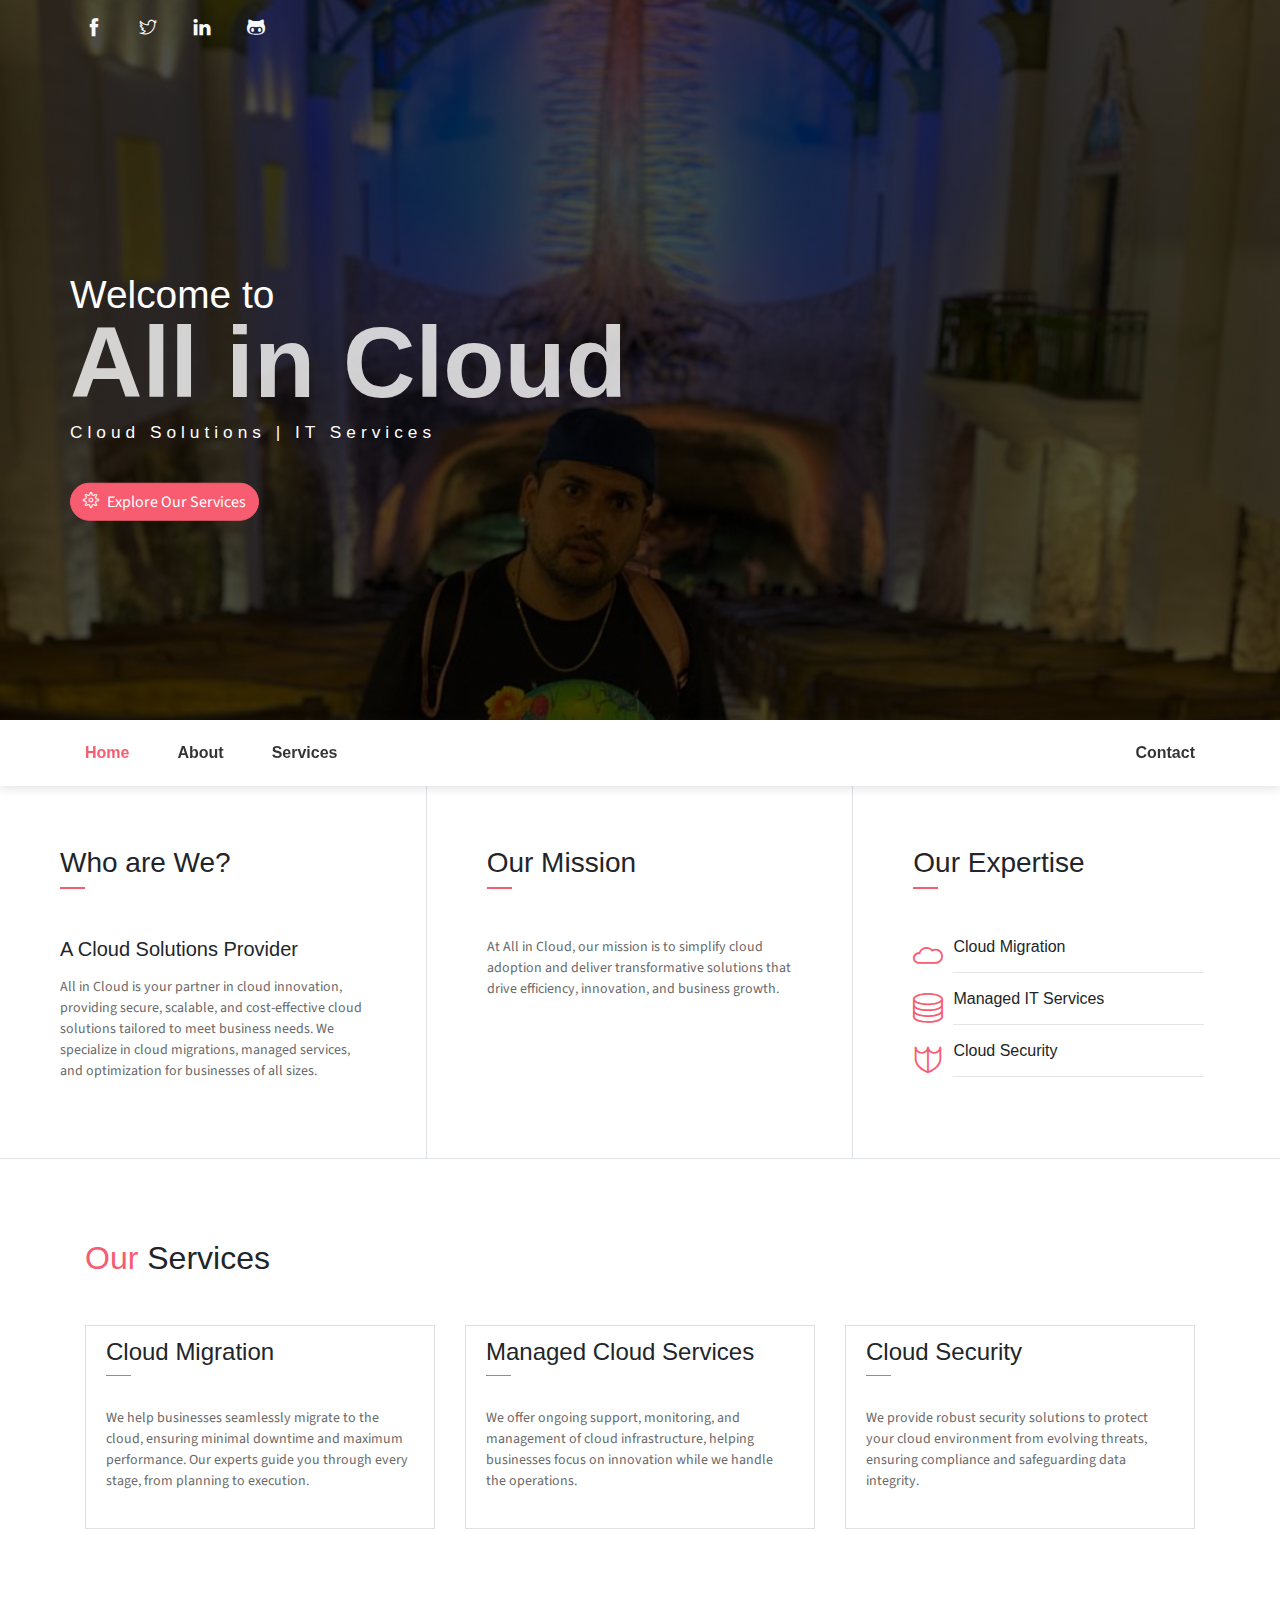
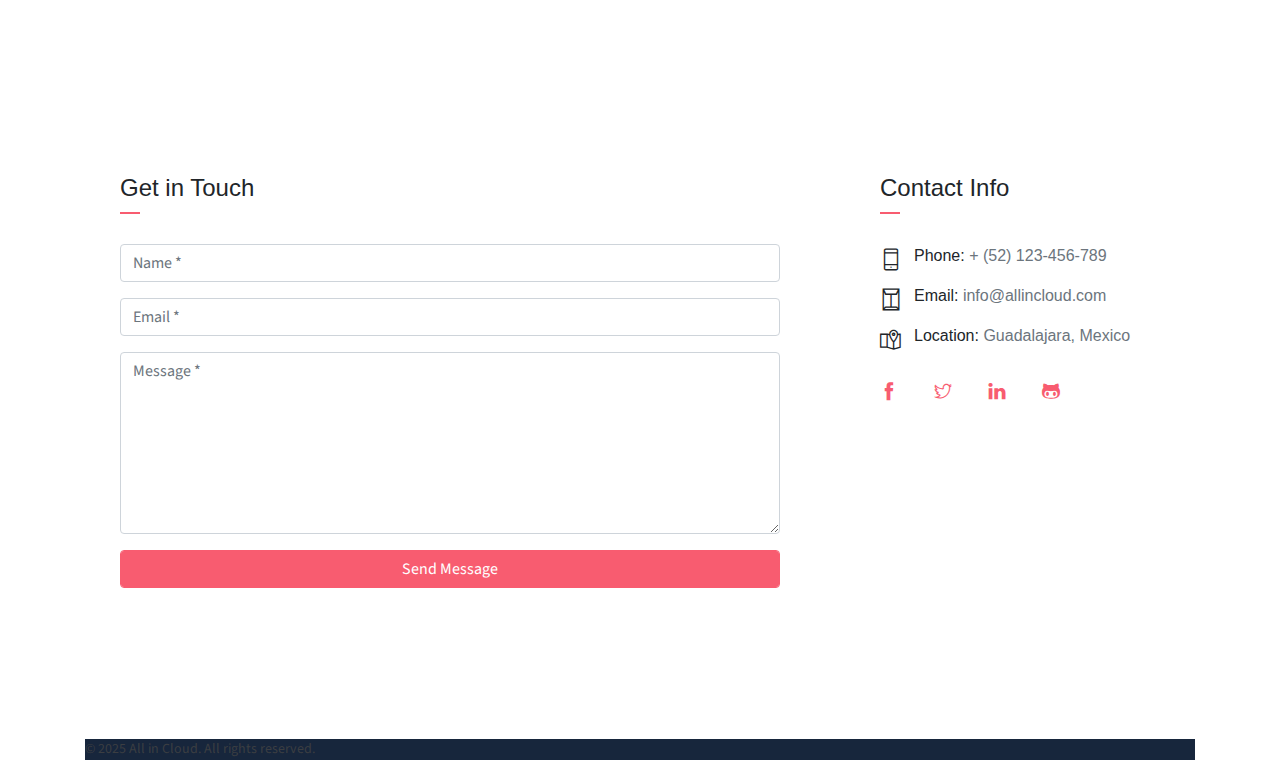
<file: index.html>
<!DOCTYPE html>
<html lang="en">
<head>
	<meta charset="utf-8">
    <meta name="viewport" content="width=device-width, initial-scale=1, shrink-to-fit=no">
    <meta name="description" content="Start your cloud journey with All in Cloud.">
    <meta name="author" content="All in Cloud">
    <title>All in Cloud  | Cloud Made Easy</title>
    <!-- font icons -->
    <link rel="stylesheet" href="assets/vendors/themify-icons/css/themify-icons.css">
    <!-- Bootstrap + Main styles -->
	<link rel="stylesheet" href="assets/css/johndoe.css">
</head>
<body data-spy="scroll" data-target=".navbar" data-offset="40" id="home">
    <a href="services.html" class="btn btn-primary btn-component" data-spy="affix" data-offset-top="600"><i class="ti-shift-left-alt"></i> Cloud Services</a>
    <header class="header">
        <div class="container">
            <ul class="social-icons pt-3">
                <li class="social-item"><a class="social-link text-light" href="#"><i class="ti-facebook" aria-hidden="true"></i></a></li>
                <li class="social-item"><a class="social-link text-light" href="#"><i class="ti-twitter" aria-hidden="true"></i></a></li>
                <li class="social-item"><a class="social-link text-light" href="#"><i class="ti-linkedin" aria-hidden="true"></i></a></li>
                <li class="social-item"><a class="social-link text-light" href="#"><i class="ti-github" aria-hidden="true"></i></a></li>
            </ul>  
            <div class="header-content">
                <h4 class="header-subtitle" >Welcome to</h4>
                <h1 class="header-title">All in Cloud</h1>
                <h6 class="header-mono" >Cloud Solutions | IT Services</h6>
                <button class="btn btn-primary btn-rounded"><i class="ti-settings pr-2"></i>Explore Our Services</button>
            </div>
        </div>
    </header>

    <nav class="navbar sticky-top navbar-expand-lg navbar-light bg-white" data-spy="affix" data-offset-top="510">
        <div class="container">
            <button class="navbar-toggler ml-auto" type="button" data-toggle="collapse" data-target="#navbarSupportedContent" aria-controls="navbarSupportedContent" aria-expanded="false" aria-label="Toggle navigation">
                <span class="navbar-toggler-icon"></span>
            </button>
            <div class="collapse mt-sm-20 navbar-collapse" id="navbarSupportedContent">
                <ul class="navbar-nav mr-auto">
                    <li class="nav-item">
                        <a href="#home" class="nav-link">Home</a>
                    </li>
                    <li class="nav-item">
                        <a href="#about" class="nav-link">About</a>
                    </li>
                    <li class="nav-item">
                        <a href="#services" class="nav-link">Services</a>
                    </li>
                </ul>
                <ul class="navbar-nav ml-auto">
                    <li class="nav-item last-item">
                        <a href="#contact" class="nav-link">Contact</a>
                    </li>
                </ul>
            </div>
        </div>
    </nav>

    <div class="container-fluid">
        <div id="about" class="row about-section">
            <div class="col-lg-4 about-card">
                <h3 class="font-weight-light">Who are We?</h3>
                <span class="line mb-5"></span>
                <h5 class="mb-3">A Cloud Solutions Provider</h5>
                <p class="mt-20">All in Cloud is your partner in cloud innovation, providing secure, scalable, and cost-effective cloud solutions tailored to meet business needs. We specialize in cloud migrations, managed services, and optimization for businesses of all sizes.</p>
            </div>
            <div class="col-lg-4 about-card">
                <h3 class="font-weight-light">Our Mission</h3>
                <span class="line mb-5"></span>
                <p>At All in Cloud, our mission is to simplify cloud adoption and deliver transformative solutions that drive efficiency, innovation, and business growth.</p>
            </div>
            <div class="col-lg-4 about-card">
                <h3 class="font-weight-light">Our Expertise</h3>
                <span class="line mb-5"></span>
                <div class="row">
                    <div class="col-1 text-danger pt-1"><i class="ti-cloud icon-lg"></i></div>
                    <div class="col-10 ml-auto mr-3">
                        <h6>Cloud Migration</h6>
                        <hr>
                    </div>
                </div>
                <div class="row">
                    <div class="col-1 text-danger pt-1"><i class="ti-server icon-lg"></i></div>
                    <div class="col-10 ml-auto mr-3">
                        <h6>Managed IT Services</h6>
                        <hr>
                    </div>
                </div>
                <div class="row">
                    <div class="col-1 text-danger pt-1"><i class="ti-shield icon-lg"></i></div>
                    <div class="col-10 ml-auto mr-3">
                        <h6>Cloud Security</h6>
                        <hr>
                    </div>
                </div>
            </div>
        </div>
    </div>

    <!-- Services Section -->
    <section class="section" id="services">
        <div class="container">
            <h2 class="mb-5"><span class="text-danger">Our</span> Services</h2>
            <div class="row">
                <div class="col-md-6 col-lg-4">
                    <div class="card">
                       <div class="card-header">
                            <h4>Cloud Migration</h4>
                            <span class="line"></span>  
                        </div>
                        <div class="card-body">
                            <p>We help businesses seamlessly migrate to the cloud, ensuring minimal downtime and maximum performance. Our experts guide you through every stage, from planning to execution.</p>
                        </div>
                    </div>
                </div>
                <div class="col-md-6 col-lg-4">
                    <div class="card">
                       <div class="card-header">
                            <h4>Managed Cloud Services</h4>
                            <span class="line"></span>  
                        </div>
                        <div class="card-body">
                            <p>We offer ongoing support, monitoring, and management of cloud infrastructure, helping businesses focus on innovation while we handle the operations.</p>
                        </div>
                    </div>
                </div>
                <div class="col-lg-4">
                    <div class="card">
                       <div class="card-header">
                            <h4>Cloud Security</h4>
                            <span class="line"></span>  
                        </div>
                        <div class="card-body">
                            <p>We provide robust security solutions to protect your cloud environment from evolving threats, ensuring compliance and safeguarding data integrity.</p>
                        </div>
                    </div>
                </div>
            </div>
        </div>
    </section>

    <div class="section contact" id="contact">
        <div class="container">
            <div class="row">
                <div class="col-lg-8">
                    <div class="contact-form-card">
                        <h4 class="contact-title">Get in Touch</h4>
                        <form action="send_mail.php" method="POST">
                            <div class="form-group">
                                <input class="form-control" type="text" placeholder="Name *" required>
                            </div>
                            <div class="form-group">
                                <input class="form-control" type="email" placeholder="Email *" required>
                            </div>
                            <div class="form-group">
                                <textarea class="form-control" placeholder="Message *" rows="7" required></textarea>
                            </div>
                            <div class="form-group ">
                                <button type="submit" class="form-control btn btn-primary">Send Message</button>
                            </div>
                        </form>
                    </div>
                </div>
                <div class="col-lg-4">
                    <div class="contact-info-card">
                        <h4 class="contact-title">Contact Info</h4>
                        <div class="row mb-2">
                            <div class="col-1 pt-1 mr-1">
                                <i class="ti-mobile icon-md"></i>
                            </div>
                            <div class="col-10">
                                <h6 class="d-inline">Phone: <span class="text-muted">+ (52) 123-456-789</span></h6>
                            </div>
                        </div>
                        <div class="row mb-2">
                            <div class="col-1 pt-1 mr-1">
                                <i class="ti-envelope icon-md"></i>
                            </div>
                            <div class="col-10">
                                <h6 class="d-inline">Email: <span class="text-muted">info@allincloud.com</span></h6>
                            </div>
                        </div>
                        <div class="row mb-2">
                            <div class="col-1 pt-1 mr-1">
                                <i class="ti-map-alt icon-md"></i>
                            </div>
                            <div class="col-10">
                                <h6 class="d-inline">Location: <span class="text-muted">Guadalajara, Mexico</span></h6>
                            </div>
                        </div>
                        <ul class="social-icons pt-3">
                            <li class="social-item"><a class="social-link" href="#"><i class="ti-facebook" aria-hidden="true"></i></a></li>
                            <li class="social-item"><a class="social-link" href="#"><i class="ti-twitter" aria-hidden="true"></i></a></li>
                            <li class="social-item"><a class="social-link" href="#"><i class="ti-linkedin" aria-hidden="true"></i></a></li>
                            <li class="social-item"><a class="social-link" href="#"><i class="ti-github" aria-hidden="true"></i></a></li>
                        </ul>  
                    </div>
                </div>
            </div>
        </div>
    </div>

    <!-- Footer -->
    <div class="container">
        <footer class="footer">
            <p class="mb-0">© 2025 All in Cloud. All rights reserved.</p>
        </footer>
    </div>

    <script src="assets/vendors/jquery/jquery-3.4.1.js"></script>
    <script src="assets/vendors/bootstrap/bootstrap.bundle.js"></script>
    <script src="assets/vendors/bootstrap/bootstrap.affix.js"></script>
    <script src="assets/js/johndoe.js"></script>
</body>
</html>
</file>
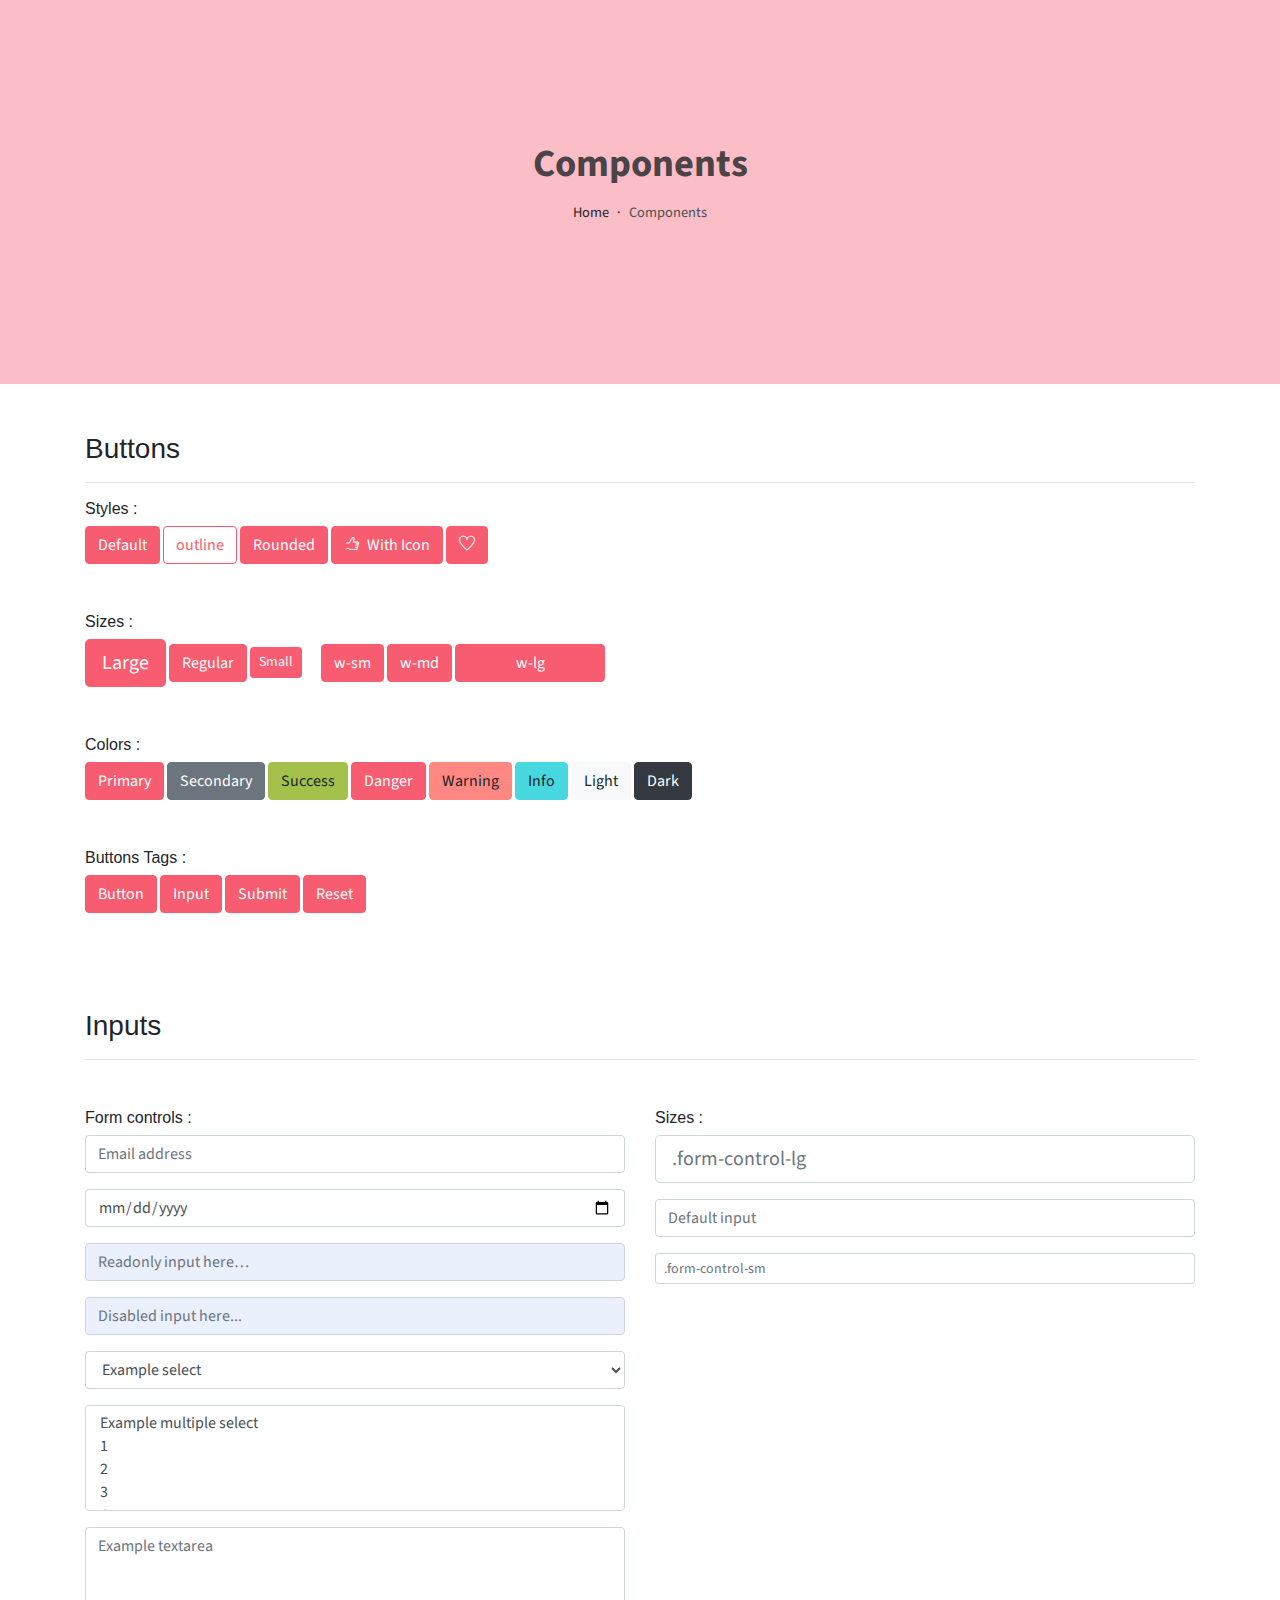
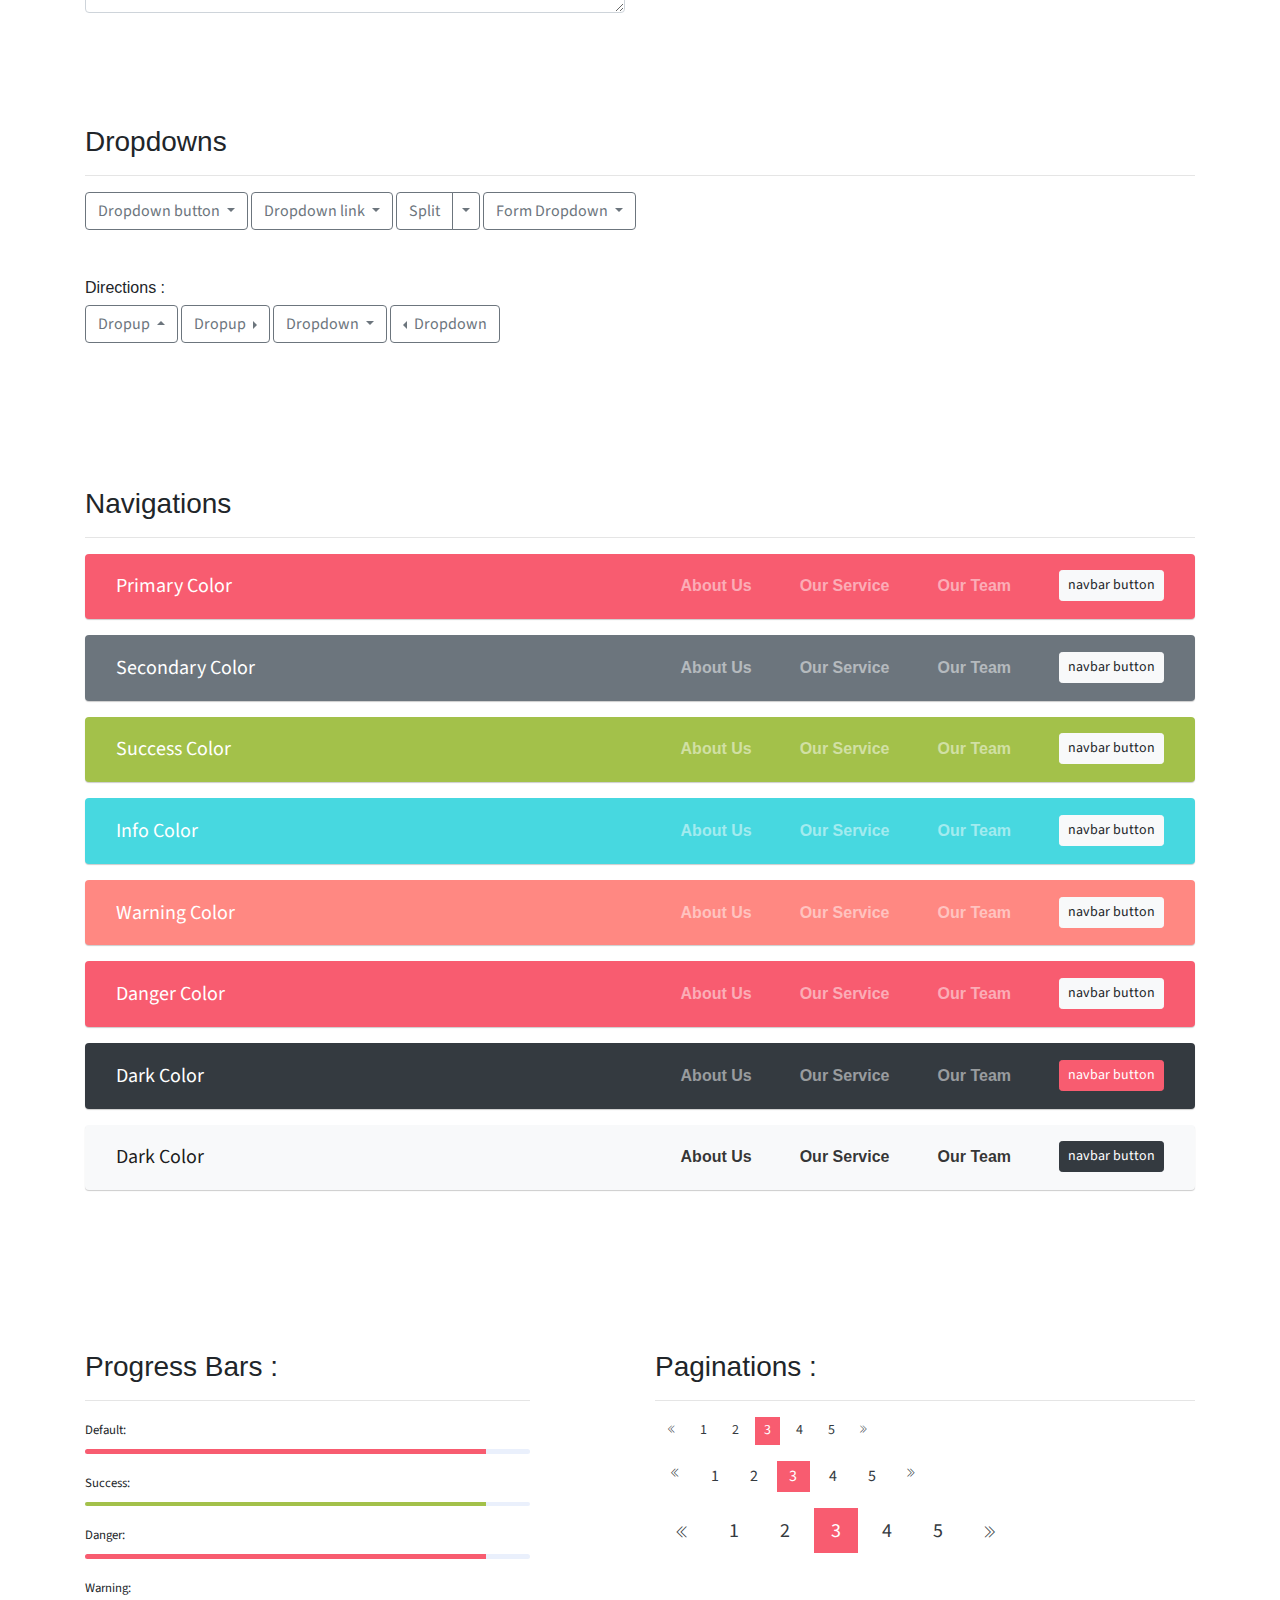
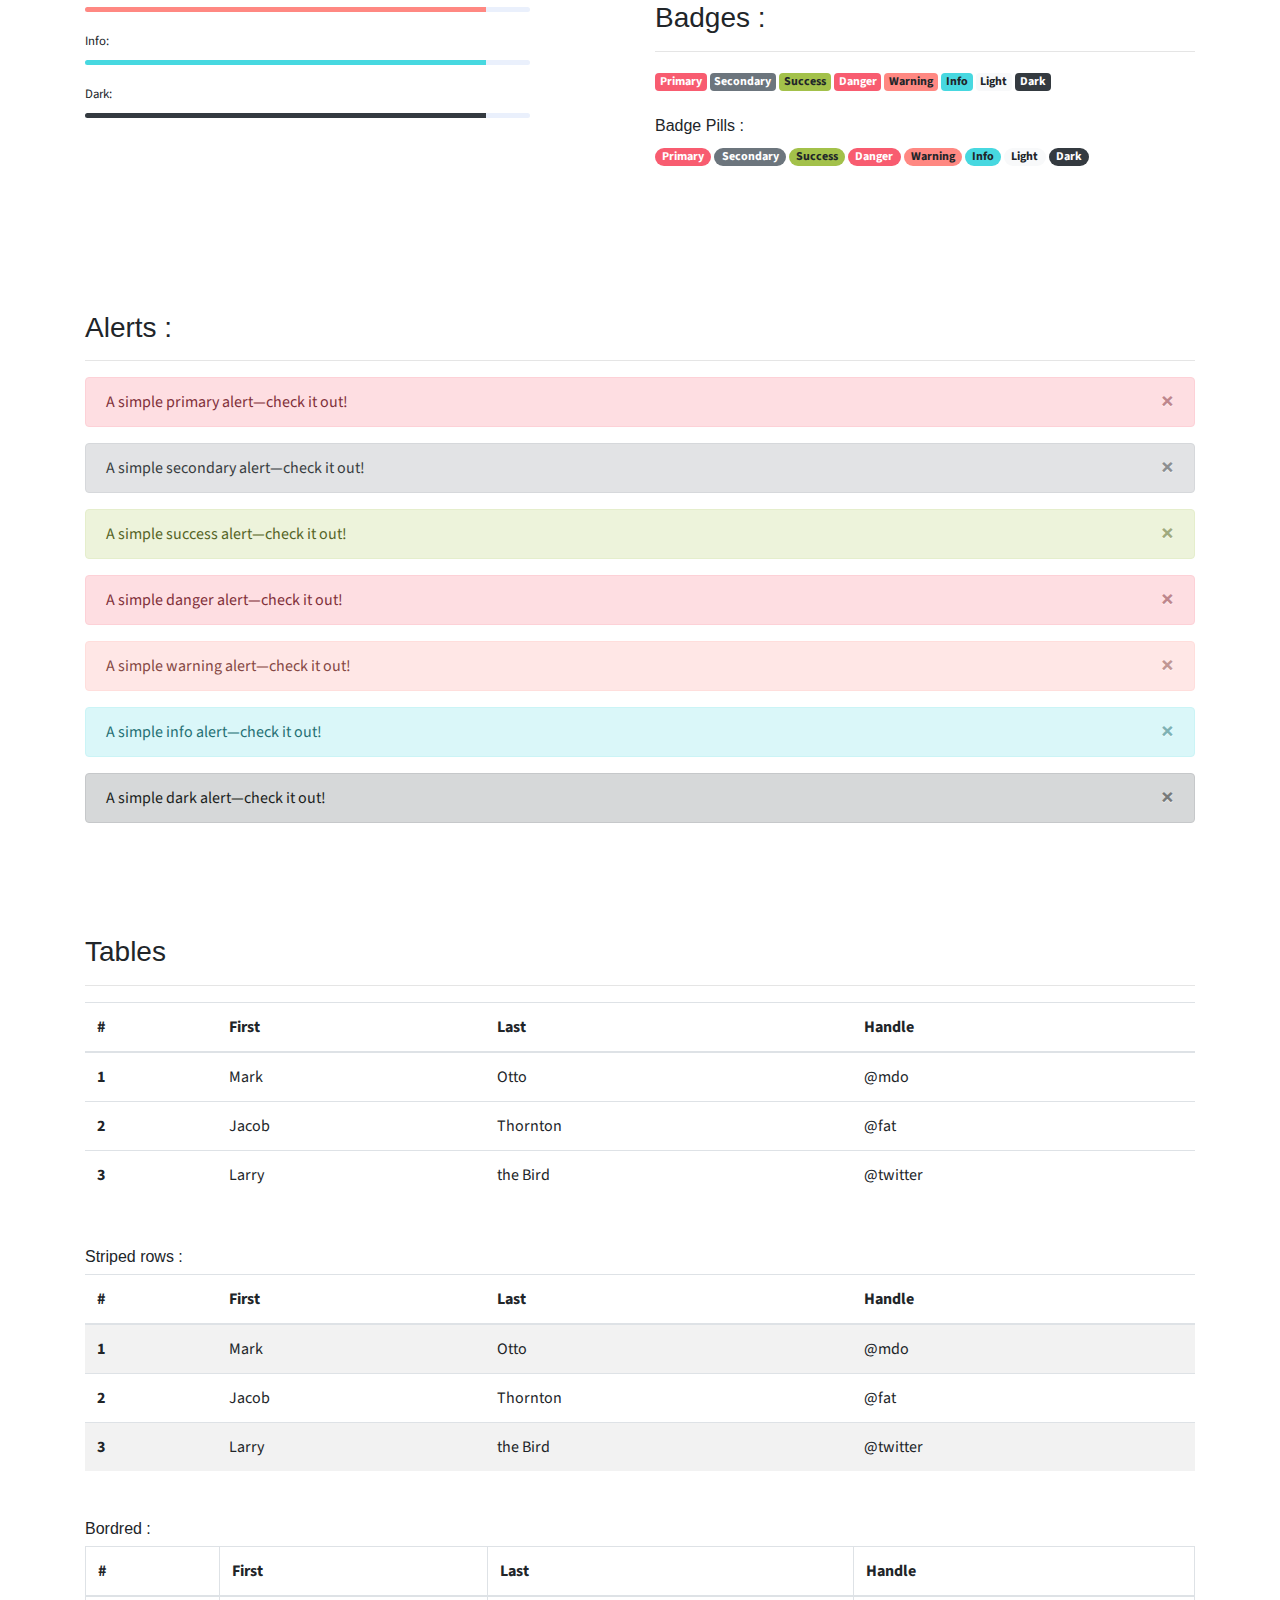
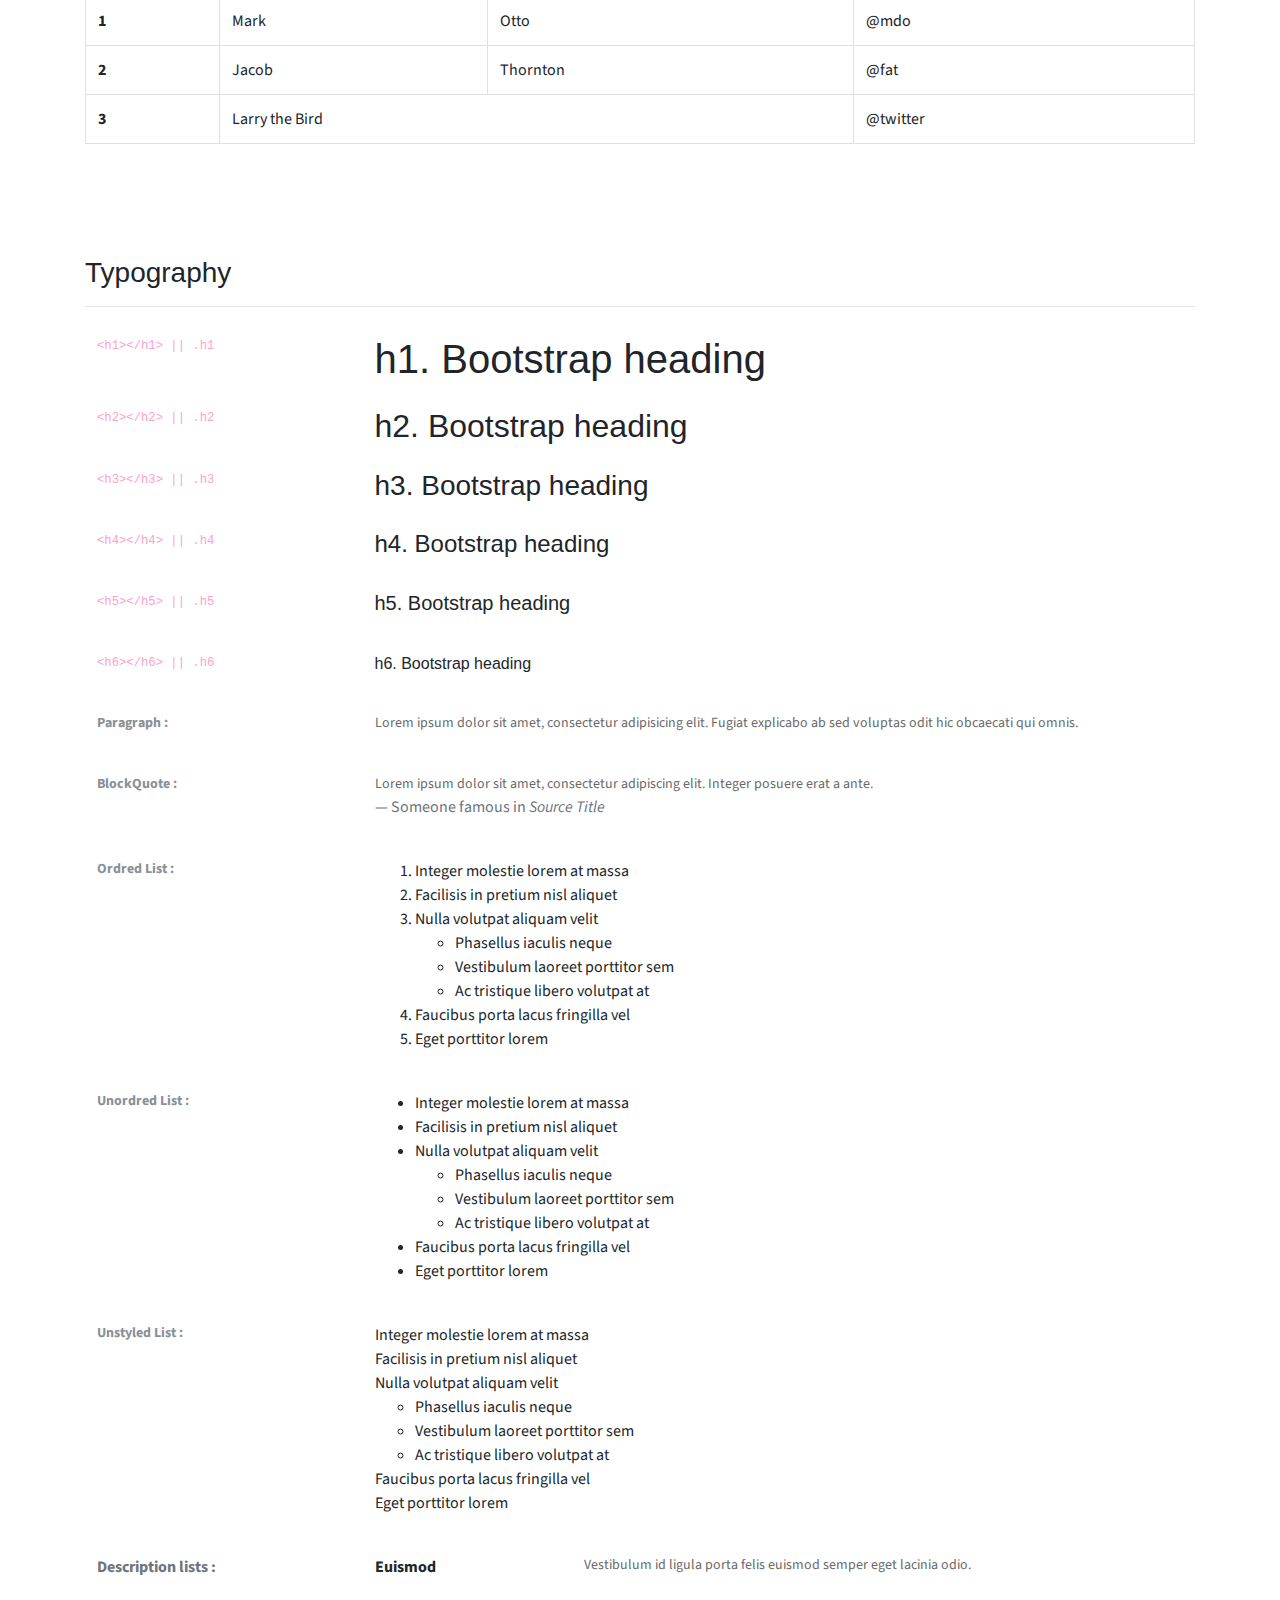
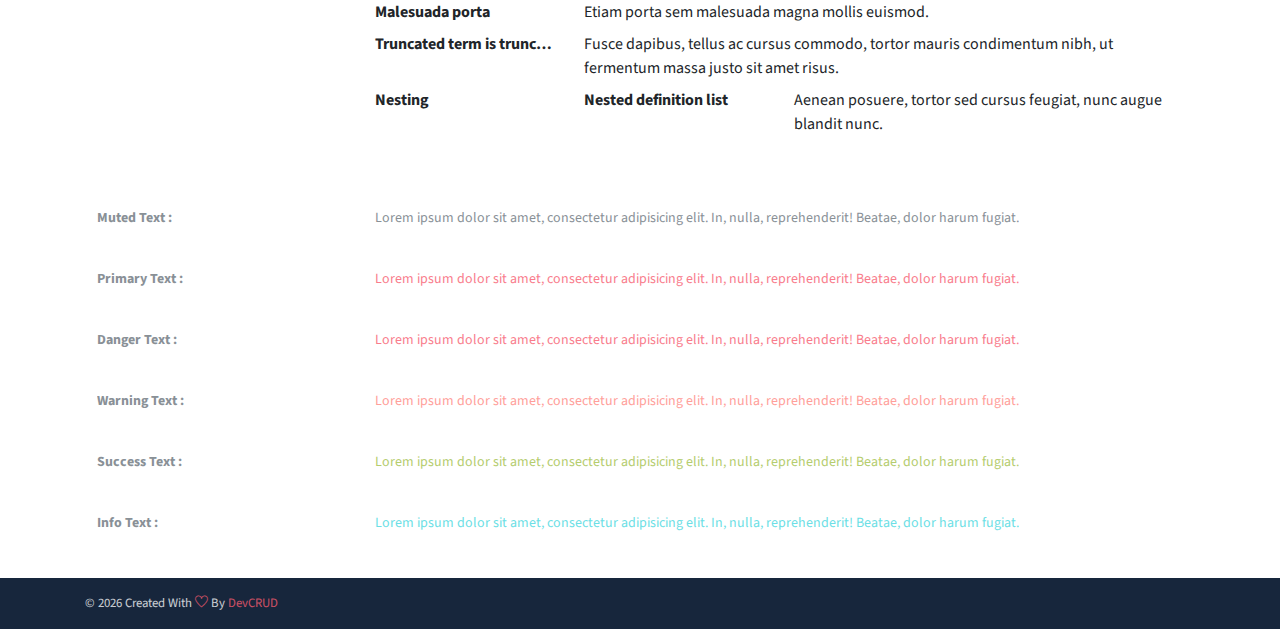
<file: components.html>
<!DOCTYPE html>
<html lang="en">
<head>
   <meta charset="utf-8">
   <meta name="viewport" content="width=device-width, initial-scale=1, shrink-to-fit=no">
   <meta name="description" content="Start your development with JohnDoe landing page.">
   <meta name="author" content="Devcrud">
   <title>JohnDoe Landing page | Components</title>
   <link rel="icon" href="assets/imgs/favicon.png" type="image/png">
   <!-- font icons -->
   <link rel="stylesheet" href="assets/vendors/themify-icons/css/themify-icons.css">
   <!-- Bootstrap + Steller  -->
   <link rel="stylesheet" href="assets/css/johndoe.css">
</head>
<body>

   <!-- Page Header -->
   <header class="header header-mini"> 
      <div class="header-title">Components</div> 
      <nav aria-label="breadcrumb">
         <ol class="breadcrumb">
            <li class="breadcrumb-item"><a href="/">Home</a></li>
            <li class="breadcrumb-item active" aria-current="page">Components</li>
         </ol>
      </nav>
   </header> <!-- End Of Page Header -->

   <!-- main content -->
   <div class="container">

      <!-- Buttons -->
      <h3 class="mt-5">Buttons</h3>
      <hr>
      <h6 class="section-secondary-title">Styles :</h6>
      <button class="btn btn-primary">Default</button>
      <button class="btn btn-outline-primary">outline</button>
      <button class="btn btn-primary rounded">Rounded</button>
      <button class="btn btn-primary rounded"><i class="ti-thumb-up pr-1"></i> With Icon</button>
      <button class="btn btn-primary circle"><i class="ti-heart"></i></button>

      <h6 class="section-secondary-title mt-5">Sizes :</h6>
      <button class="btn btn-primary btn-lg">Large</button>
      <button class="btn btn-primary ">Regular</button>
      <button class="btn btn-primary btn-sm">Small</button>
      <button class="btn btn-primary w-sm ml-3">w-sm</button>
      <button class="btn btn-primary w-md">w-md</button>
      <button class="btn btn-primary w-lg">w-lg</button>

      <h6 class="section-secondary-title mt-5">Colors :</h6>          
      <button type="button" class="btn btn-primary">Primary</button>
      <button type="button" class="btn btn-secondary">Secondary</button>
      <button type="button" class="btn btn-success">Success</button>
      <button type="button" class="btn btn-danger">Danger</button>
      <button type="button" class="btn btn-warning">Warning</button>
      <button type="button" class="btn btn-info">Info</button>
      <button type="button" class="btn btn-light">Light</button>
      <button type="button" class="btn btn-dark">Dark</button>

      <h6 class="section-secondary-title mt-5">Buttons Tags :</h6>
      <button class="btn btn-primary" type="submit">Button</button>
      <input class="btn btn-primary" type="button" value="Input">
      <input class="btn btn-primary" type="submit" value="Submit">
      <input class="btn btn-primary" type="reset" value="Reset">
      
      <!-- devider -->
      <div class="py-5"></div>

      <!-- Inputs -->
      <h3>Inputs</h3>
      <hr>
      <div class="row mt-5">
         <div class="col-md-6">
            <h6 class="section-secondary-title">Form controls :</h6>        
            <div class="form-group">
               <input type="email" class="form-control" id="exampleFormControlInput1" placeholder="Email address">
            </div>
            <div class="form-group">
               <input type="date" class="form-control" id="exampleFormControlInput1" placeholder="Date">
            </div>
            <div class="form-group">
               <input class="form-control" type="text" placeholder="Readonly input here…" readonly>
            </div>
            <div class="form-group">
               <input class="form-control" id="disabledInput" type="text" placeholder="Disabled input here..." disabled>
            </div>
            <div class="form-group">
               <select class="form-control" id="exampleFormControlSelect1">
                  <option>Example select</option>
                  <option>1</option>
                  <option>2</option>
                  <option>3</option>
                  <option>4</option>
                  <option>5</option>
               </select>
            </div>
            <div class="form-group">
               <select multiple class="form-control" id="exampleFormControlSelect2">
                  <option>Example multiple select</option>
                  <option>1</option>
                  <option>2</option>
                  <option>3</option>
                  <option>4</option>
                  <option>5</option>
               </select>
            </div>
            <div class="form-group">
               <textarea class="form-control" id="exampleFormControlTextarea1" rows="3" placeholder="Example textarea"></textarea>
            </div>
         </div>
         <div class="col-md-6">
            <h6 class="section-secondary-title">Sizes :</h6>    
            <div class="form-group">
               <input class="form-control form-control-lg" type="text" placeholder=".form-control-lg">             
            </div>
            <div class="form-group">
               <input class="form-control" type="text" placeholder="Default input">
            </div>
            <div class="form-group">
               <input class="form-control form-control-sm" type="text" placeholder=".form-control-sm"> 
            </div>
         </div>
      </div> <!-- end of inputs -->   

      <!-- devider -->
      <div class="py-5"></div>             

      <!-- Dropdowns -->
      <h3 class="components-section-title font-weight-normal">Dropdowns</h3>
      <hr>
      <div class="dropdown d-inline-block">
         <button class="btn btn-outline-secondary dropdown-toggle" type="button" id="dropdownMenuButton" data-toggle="dropdown" aria-haspopup="true" aria-expanded="false">
         Dropdown button
         </button>
         <div class="dropdown-menu" aria-labelledby="dropdownMenuButton">
         <a class="dropdown-item" href="#">Action</a>
         <a class="dropdown-item" href="#">Another action</a>
         <a class="dropdown-item" href="#">Something else here</a>
         </div>
      </div>
      <div class="dropdown d-inline-block">
         <a class="btn btn-outline-secondary dropdown-toggle" href="#" role="button" id="dropdownMenuLink" data-toggle="dropdown" aria-haspopup="true" aria-expanded="false">
            Dropdown link
         </a>
         <div class="dropdown-menu" aria-labelledby="dropdownMenuLink">
            <a class="dropdown-item" href="#">Action</a>
            <a class="dropdown-item" href="#">Another action</a>
            <a class="dropdown-item" href="#">Something else here</a>
         </div>
      </div>
      <div class="btn-group">
         <button type="button" class="btn btn-outline-secondary">Split</button>
         <button type="button" class="btn btn-outline-secondary dropdown-toggle dropdown-toggle-split" data-toggle="dropdown" aria-haspopup="true" aria-expanded="false">
         <span class="sr-only">Toggle Dropdown</span>
         </button>
         <div class="dropdown-menu">
            <a class="dropdown-item" href="#">Action</a>
            <a class="dropdown-item" href="#">Another action</a>
            <a class="dropdown-item" href="#">Something else here</a>
            <div class="dropdown-divider"></div>
            <a class="dropdown-item" href="#">Separated link</a>
         </div>
      </div>
      <div class="btn-group">
         <button class="btn btn-outline-secondary dropdown-toggle" type="button" id="dropdownMenuButton" data-toggle="dropdown" aria-haspopup="true" aria-expanded="false">
            Form Dropdown
         </button>
         <div class="dropdown-menu form">
            <form class="px-4 py-3">
               <div class="form-group">
                  <input type="email" class="form-control" id="exampleDropdownFormEmail1" placeholder="email@example.com">
               </div>
               <div class="form-group">
                  <input type="password" class="form-control" id="exampleDropdownFormPassword1" placeholder="Password">
               </div>
               <div class="form-check mb-3">
                  <input type="checkbox" class="form-check-input" id="dropdownCheck">
                  <label class="form-check-label" for="dropdownCheck">
                     Remember me
                  </label>
               </div>
               <button type="submit" class="btn btn-primary btn-block">Sign in</button>
            </form>
            <div class="dropdown-divider"></div>
            <a class="dropdown-item" href="#"><small>New around here? Sign up</small></a>
            <a class="dropdown-item" href="#"><small>Forgot password?</small></a>
         </div>
      </div>       
      <h6 class="section-secondary-title mt-5">Directions :</h6>  
      <div class="btn-group dropup">
         <button type="button" class="btn btn-outline-secondary dropdown-toggle" data-toggle="dropdown" aria-haspopup="true" aria-expanded="false">
            Dropup
         </button>
         <div class="dropdown-menu">
            <a class="dropdown-item" href="#">Action</a>
            <a class="dropdown-item" href="#">Another action</a>
            <a class="dropdown-item" href="#">Something else here</a>
            <div class="dropdown-divider"></div>
            <a class="dropdown-item" href="#">Separated link</a>
         </div>
      </div>
      <div class="btn-group dropright">
         <button type="button" class="btn btn-outline-secondary dropdown-toggle" data-toggle="dropdown" aria-haspopup="true" aria-expanded="false">
            Dropup
         </button>
         <div class="dropdown-menu">
            <a class="dropdown-item" href="#">Action</a>
            <a class="dropdown-item" href="#">Another action</a>
            <a class="dropdown-item" href="#">Something else here</a>
            <div class="dropdown-divider"></div>
            <a class="dropdown-item" href="#">Separated link</a>
         </div>
      </div>
      <div class="btn-group">
         <button type="button" class="btn btn-outline-secondary dropdown-toggle" data-toggle="dropdown" aria-haspopup="true" aria-expanded="false">
            Dropdown
         </button>
         <div class="dropdown-menu">
            <a class="dropdown-item" href="#">Action</a>
            <a class="dropdown-item" href="#">Another action</a>
            <a class="dropdown-item" href="#">Something else here</a>
            <div class="dropdown-divider"></div>
            <a class="dropdown-item" href="#">Separated link</a>
         </div>
      </div>
      <div class="btn-group dropleft">
         <button type="button" class="btn btn-outline-secondary dropdown-toggle" data-toggle="dropdown" aria-haspopup="true" aria-expanded="false">
            Dropdown
         </button>
         <div class="dropdown-menu">
            <a class="dropdown-item" href="#">Action</a>
            <a class="dropdown-item" href="#">Another action</a>
            <a class="dropdown-item" href="#">Something else here</a>
            <div class="dropdown-divider"></div>
            <a class="dropdown-item" href="#">Separated link</a>
         </div>
      </div> <!-- end of Dropdowns -->  

      <!-- devider -->
      <div class="py-5"></div>   

      <!-- navbars -->
      <h3 class="components-section-title font-weight-normal mt-5">Navigations</h3>
      <hr>
      <nav class="navbar navbar-expand-sm navbar-dark bg-primary rounded shadow mb-3">
         <div class="container">
            <a class="navbar-brand" href="#">Primary Color</a>
            <button class="navbar-toggler ml-auto" type="button" data-toggle="collapse" data-target="#navbarSupportedContent" aria-controls="navbarSupportedContent" aria-expanded="false" aria-label="Toggle navigation">
            <span class="navbar-toggler-icon"></span>
            </button>
            <div class="collapse navbar-collapse" id="navbarSupportedContent">
               <ul class="navbar-nav ml-auto"> 
                  <li class="nav-item">
                     <a class="nav-link" href="#about">About Us</a>
                  </li>
                  <li class="nav-item">
                     <a class="nav-link" href="#service">Our Service</a>
                  </li>
                  <li class="nav-item">
                     <a class="nav-link" href="#team">Our Team</a>
                  </li>
                  <li class="nav-item">
                     <a href="#book-table" class="ml-4 mt-1 btn btn-light btn-sm">navbar button</a>
                  </li>
               </ul>                       
            </div>
         </div>
      </nav>
      <nav class="navbar navbar-expand-sm navbar-dark bg-secondary rounded shadow mb-3">
         <div class="container">
            <a class="navbar-brand" href="#">Secondary Color</a>
            <button class="navbar-toggler ml-auto" type="button" data-toggle="collapse" data-target="#navbarSupportedContent" aria-controls="navbarSupportedContent" aria-expanded="false" aria-label="Toggle navigation">
            <span class="navbar-toggler-icon"></span>
            </button>
            <div class="collapse navbar-collapse" id="navbarSupportedContent">
               <ul class="navbar-nav ml-auto"> 
                  <li class="nav-item">
                     <a class="nav-link" href="#about">About Us</a>
                  </li>
                  <li class="nav-item">
                     <a class="nav-link" href="#service">Our Service</a>
                  </li>
                  <li class="nav-item">
                     <a class="nav-link" href="#team">Our Team</a>
                  </li>
                  <li class="nav-item">
                     <a href="#book-table" class="ml-4 mt-1 btn btn-light btn-sm">navbar button</a>
                  </li>
               </ul>                       
            </div>
         </div>
      </nav>
      <nav class="navbar navbar-expand-sm navbar-dark bg-success rounded shadow mb-3">
         <div class="container">
            <a class="navbar-brand" href="#">Success Color</a>
            <button class="navbar-toggler ml-auto" type="button" data-toggle="collapse" data-target="#navbarSupportedContent" aria-controls="navbarSupportedContent" aria-expanded="false" aria-label="Toggle navigation">
            <span class="navbar-toggler-icon"></span>
            </button>
            <div class="collapse navbar-collapse" id="navbarSupportedContent">
               <ul class="navbar-nav ml-auto"> 
                  <li class="nav-item">
                     <a class="nav-link" href="#about">About Us</a>
                  </li>
                  <li class="nav-item">
                     <a class="nav-link" href="#service">Our Service</a>
                  </li>
                  <li class="nav-item">
                     <a class="nav-link" href="#team">Our Team</a>
                  </li>
                  <li class="nav-item">
                     <a href="#book-table" class="ml-4 mt-1 btn btn-light btn-sm">navbar button</a>
                  </li>
               </ul>                       
            </div>
         </div>
      </nav>
      <nav class="navbar navbar-expand-sm navbar-dark bg-info rounded shadow mb-3">
         <div class="container">
            <a class="navbar-brand" href="#">Info Color</a>
            <button class="navbar-toggler ml-auto" type="button" data-toggle="collapse" data-target="#navbarSupportedContent" aria-controls="navbarSupportedContent" aria-expanded="false" aria-label="Toggle navigation">
            <span class="navbar-toggler-icon"></span>
            </button>
            <div class="collapse navbar-collapse" id="navbarSupportedContent">
               <ul class="navbar-nav ml-auto"> 
                  <li class="nav-item">
                     <a class="nav-link" href="#about">About Us</a>
                  </li>
                  <li class="nav-item">
                     <a class="nav-link" href="#service">Our Service</a>
                  </li>
                  <li class="nav-item">
                     <a class="nav-link" href="#team">Our Team</a>
                  </li>
                  <li class="nav-item">
                     <a href="#book-table" class="ml-4 mt-1 btn btn-light btn-sm">navbar button</a>
                  </li>
               </ul>                       
            </div>
         </div>
      </nav>
      <nav class="navbar navbar-expand-sm navbar-dark bg-warning rounded shadow mb-3">
         <div class="container">
            <a class="navbar-brand" href="#">Warning Color</a>
            <button class="navbar-toggler ml-auto" type="button" data-toggle="collapse" data-target="#navbarSupportedContent" aria-controls="navbarSupportedContent" aria-expanded="false" aria-label="Toggle navigation">
            <span class="navbar-toggler-icon"></span>
            </button>
            <div class="collapse navbar-collapse" id="navbarSupportedContent">
               <ul class="navbar-nav ml-auto"> 
                  <li class="nav-item">
                     <a class="nav-link" href="#about">About Us</a>
                  </li>
                  <li class="nav-item">
                     <a class="nav-link" href="#service">Our Service</a>
                  </li>
                  <li class="nav-item">
                     <a class="nav-link" href="#team">Our Team</a>
                  </li>
                  <li class="nav-item">
                     <a href="#book-table" class="ml-4 mt-1 btn btn-light btn-sm">navbar button</a>
                  </li>
               </ul>                       
            </div>
         </div>
      </nav>
      <nav class="navbar navbar-expand-sm navbar-dark bg-danger rounded shadow mb-3">
         <div class="container">
            <a class="navbar-brand" href="#">Danger Color</a>
            <button class="navbar-toggler ml-auto" type="button" data-toggle="collapse" data-target="#navbarSupportedContent" aria-controls="navbarSupportedContent" aria-expanded="false" aria-label="Toggle navigation">
            <span class="navbar-toggler-icon"></span>
            </button>
            <div class="collapse navbar-collapse" id="navbarSupportedContent">
               <ul class="navbar-nav ml-auto"> 
                  <li class="nav-item">
                     <a class="nav-link" href="#about">About Us</a>
                  </li>
                  <li class="nav-item">
                     <a class="nav-link" href="#service">Our Service</a>
                  </li>
                  <li class="nav-item">
                     <a class="nav-link" href="#team">Our Team</a>
                  </li>
                  <li class="nav-item">
                     <a href="#book-table" class="ml-4 mt-1 btn btn-light btn-sm">navbar button</a>
                  </li>
               </ul>                       
            </div>
         </div>
      </nav>
      <nav class="navbar navbar-expand-sm navbar-dark bg-dark rounded shadow mb-3">
         <div class="container">
            <a class="navbar-brand" href="#">Dark Color</a>
            <button class="navbar-toggler ml-auto" type="button" data-toggle="collapse" data-target="#navbarSupportedContent" aria-controls="navbarSupportedContent" aria-expanded="false" aria-label="Toggle navigation">
            <span class="navbar-toggler-icon"></span>
            </button>
            <div class="collapse navbar-collapse" id="navbarSupportedContent">
               <ul class="navbar-nav ml-auto"> 
                  <li class="nav-item">
                     <a class="nav-link" href="#about">About Us</a>
                  </li>
                  <li class="nav-item">
                     <a class="nav-link" href="#service">Our Service</a>
                  </li>
                  <li class="nav-item">
                     <a class="nav-link" href="#team">Our Team</a>
                  </li>
                  <li class="nav-item">
                     <a href="#book-table" class="ml-4 mt-1 btn btn-primary btn-sm">navbar button</a>
                  </li>
               </ul>                       
            </div>
         </div>
      </nav>
      <nav class="navbar navbar-expand-sm navbar-light bg-light rounded shadow mb-3">
         <div class="container">
            <a class="navbar-brand" href="#">Dark Color</a>
            <button class="navbar-toggler ml-auto" type="button" data-toggle="collapse" data-target="#navbarSupportedContent" aria-controls="navbarSupportedContent" aria-expanded="false" aria-label="Toggle navigation">
            <span class="navbar-toggler-icon"></span>
            </button>
            <div class="collapse navbar-collapse" id="navbarSupportedContent">
               <ul class="navbar-nav ml-auto"> 
                  <li class="nav-item">
                     <a class="nav-link" href="#about">About Us</a>
                  </li>
                  <li class="nav-item">
                     <a class="nav-link" href="#service">Our Service</a>
                  </li>
                  <li class="nav-item">
                     <a class="nav-link" href="#team">Our Team</a>
                  </li>
                  <li class="nav-item">
                     <a href="#book-table" class="ml-4 mt-1 btn btn-dark btn-sm">navbar button</a>
                  </li>
               </ul>                       
            </div>
         </div>
      </nav>
      <!-- End of navbars -->

      <!-- devider -->
      <div class="py-5"></div>   
      
      <!-- progress bars -->
      <div class="row justify-content-between">
         <div class="col-md-5">
            <h3 class="components-section-title font-weight-normal mt-5">Progress Bars :</h3>
            <hr>
            <small>Default: </small>
            <div class="progress mt-2 mb-3">
               <div class="progress-bar" role="progressbar" style="width: 90%" aria-valuenow="25" aria-valuemin="0" aria-valuemax="100"></div>
            </div>
            <small>Success:</small>
            <div class="progress mt-2 mb-3">
               <div class="progress-bar bg-success" role="progressbar" style="width: 90%" aria-valuenow="25" aria-valuemin="0" aria-valuemax="100"></div>
            </div>
            <small>Danger:</small>
            <div class="progress mt-2 mb-3">
               <div class="progress-bar bg-danger" role="progressbar" style="width: 90%" aria-valuenow="25" aria-valuemin="0" aria-valuemax="100"></div>
            </div>
            <small>Warning:</small>
            <div class="progress mt-2 mb-3">
               <div class="progress-bar bg-warning" role="progressbar" style="width: 90%" aria-valuenow="25" aria-valuemin="0" aria-valuemax="100"></div>
            </div>
            <small>Info:</small>
            <div class="progress mt-2 mb-3">
               <div class="progress-bar bg-info" role="progressbar" style="width: 90%" aria-valuenow="25" aria-valuemin="0" aria-valuemax="100"></div>
            </div>
            <small>Dark:</small>
            <div class="progress mt-2 mb-3">
               <div class="progress-bar bg-dark" role="progressbar" style="width: 90%" aria-valuenow="25" aria-valuemin="0" aria-valuemax="100"></div>
            </div>
         </div>
         <div class="col-md-6">
            <h3 class="components-section-title font-weight-normal mt-5">Paginations :</h3>
            <hr>
            <nav aria-label="Page navigation example">
               <ul class="pagination pagination-sm">
                  <li class="page-item"><a class="page-link" href="#"><i class="ti-angle-double-left"></i></a></li>
                  <li class="page-item"><a class="page-link" href="#">1</a></li>
                  <li class="page-item"><a class="page-link" href="#">2</a></li>
                  <li class="page-item active"><a class="page-link" href="#">3</a></li>
                  <li class="page-item"><a class="page-link" href="#">4</a></li>
                  <li class="page-item"><a class="page-link" href="#">5</a></li>
                  <li class="page-item"><a class="page-link" href="#"><i class="ti-angle-double-right"></i></a></li>
               </ul>
            </nav>
            <nav aria-label="Page navigation example">
               <ul class="pagination">
               <li class="page-item"><a class="page-link" href="#"><i class="ti-angle-double-left"></i></a></li>
                  <li class="page-item"><a class="page-link" href="#">1</a></li>
                  <li class="page-item"><a class="page-link" href="#">2</a></li>
                  <li class="page-item active"><a class="page-link" href="#">3</a></li>
                  <li class="page-item"><a class="page-link" href="#">4</a></li>
                  <li class="page-item"><a class="page-link" href="#">5</a></li>
                  <li class="page-item"><a class="page-link" href="#"><i class="ti-angle-double-right"></i></a></li>
               </ul>
            </nav>
            <nav aria-label="Page navigation example">
               <ul class="pagination pagination-lg">
                  <li class="page-item"><a class="page-link" href="#"><i class="ti-angle-double-left"></i></a></li>
                  <li class="page-item"><a class="page-link" href="#">1</a></li>
                  <li class="page-item"><a class="page-link" href="#">2</a></li>
                  <li class="page-item active"><a class="page-link" href="#">3</a></li>
                  <li class="page-item"><a class="page-link" href="#">4</a></li>
                  <li class="page-item"><a class="page-link" href="#">5</a></li>
                  <li class="page-item"><a class="page-link" href="#"><i class="ti-angle-double-right"></i></a></li>
               </ul>
            </nav>

            <!-- Badges -->
            <h3 class="components-section-title font-weight-normal mt-5">Badges :</h3>
            <hr>
            <span class="badge badge-primary">Primary</span>
            <span class="badge badge-secondary">Secondary</span>
            <span class="badge badge-success">Success</span>
            <span class="badge badge-danger">Danger</span>
            <span class="badge badge-warning">Warning</span>
            <span class="badge badge-info">Info</span>
            <span class="badge badge-light">Light</span>
            <span class="badge badge-dark">Dark</span>
            <h6 class="section-secondary-title mt-4 mb-2">Badge Pills :</h6>
            <span class="badge badge-pill badge-primary">Primary</span>
            <span class="badge badge-pill badge-secondary">Secondary</span>
            <span class="badge badge-pill badge-success">Success</span>
            <span class="badge badge-pill badge-danger">Danger</span>
            <span class="badge badge-pill badge-warning">Warning</span>
            <span class="badge badge-pill badge-info">Info</span>
            <span class="badge badge-pill badge-light">Light</span>
            <span class="badge badge-pill badge-dark">Dark</span>
         </div>
      </div> <!-- End of Progress bars -->

      <!-- devider -->
      <div class="py-5"></div>  

      <!-- Alerts -->
      <h3 class="components-section-title font-weight-normal mt-5">Alerts :</h3>
      <hr>
      <div class="alert alert-primary alert-dismissible fade show" role="alert">
         A simple primary alert—check it out!
         <button type="button" class="close" data-dismiss="alert" aria-label="Close">
            <span aria-hidden="true">&times;</span>
         </button>
      </div>
      <div class="alert alert-secondary alert-dismissible fade show" role="alert">
         A simple secondary alert—check it out!
         <button type="button" class="close" data-dismiss="alert" aria-label="Close">
            <span aria-hidden="true">&times;</span>
         </button>
      </div>
      <div class="alert alert-success alert-dismissible fade show" role="alert">
         A simple success alert—check it out!
         <button type="button" class="close" data-dismiss="alert" aria-label="Close">
            <span aria-hidden="true">&times;</span>
         </button>
      </div>
      <div class="alert alert-danger alert-dismissible fade show" role="alert">
         A simple danger alert—check it out!
         <button type="button" class="close" data-dismiss="alert" aria-label="Close">
            <span aria-hidden="true">&times;</span>
         </button>
      </div>
      <div class="alert alert-warning alert-dismissible fade show" role="alert">
         A simple warning alert—check it out!
         <button type="button" class="close" data-dismiss="alert" aria-label="Close">
            <span aria-hidden="true">&times;</span>
         </button>
      </div>
      <div class="alert alert-info alert-dismissible fade show" role="alert">
         A simple info alert—check it out!
         <button type="button" class="close" data-dismiss="alert" aria-label="Close">
            <span aria-hidden="true">&times;</span>
         </button>
      </div>
      <div class="alert alert-dark alert-dismissible fade show" role="alert">
         A simple dark alert—check it out!
         <button type="button" class="close" data-dismiss="alert" aria-label="Close">
            <span aria-hidden="true">&times;</span>
         </button>
      </div>
      <!-- end of alerts -->

      <!-- devider -->
      <div class="py-5"></div> 
   
      <!-- tables -->
      <h3 class="components-section-title">Tables</h3>
      <hr>
      <table class="table">
         <thead>
            <tr>
               <th scope="col">#</th>
               <th scope="col">First</th>
               <th scope="col">Last</th>
               <th scope="col">Handle</th>
            </tr>
         </thead>
         <tbody>
            <tr>
               <th scope="row">1</th>
               <td>Mark</td>
               <td>Otto</td>
               <td>@mdo</td>
            </tr>
            <tr>
               <th scope="row">2</th>
               <td>Jacob</td>
               <td>Thornton</td>
               <td>@fat</td>
            </tr>
            <tr>
               <th scope="row">3</th>
               <td>Larry</td>
               <td>the Bird</td>
               <td>@twitter</td>
            </tr>
         </tbody>
      </table>

      <h6 class="section-secondary-title mt-5">Striped rows :</h6>
      <table class="table table-striped">
         <thead>
            <tr>
               <th scope="col">#</th>
               <th scope="col">First</th>
               <th scope="col">Last</th>
               <th scope="col">Handle</th>
            </tr>
         </thead>
         <tbody>
            <tr>
               <th scope="row">1</th>
               <td>Mark</td>
               <td>Otto</td>
               <td>@mdo</td>
            </tr>
            <tr>
               <th scope="row">2</th>
               <td>Jacob</td>
               <td>Thornton</td>
               <td>@fat</td>
            </tr>
            <tr>
               <th scope="row">3</th>
               <td>Larry</td>
               <td>the Bird</td>
               <td>@twitter</td>
            </tr>
         </tbody>
      </table>

      <h6 class="section-secondary-title mt-5">Bordred :</h6>
      <table class="table table-bordered">
         <thead>
            <tr>
               <th scope="col">#</th>
               <th scope="col">First</th>
               <th scope="col">Last</th>
               <th scope="col">Handle</th>
            </tr>
         </thead>
         <tbody>
            <tr>
               <th scope="row">1</th>
               <td>Mark</td>
               <td>Otto</td>
               <td>@mdo</td>
            </tr>
            <tr>
               <th scope="row">2</th>
               <td>Jacob</td>
               <td>Thornton</td>
               <td>@fat</td>
            </tr>
            <tr>
               <th scope="row">3</th>
               <td colspan="2">Larry the Bird</td>
               <td>@twitter</td>
            </tr>
         </tbody>
      </table>
      <!-- end of tables -->

      <!-- devider -->
      <div class="py-5"></div> 

      <!-- typography -->
      <h3 class="components-section-title">Typography</h3>
      <hr>
     
      <table class="table table-borderless v-align-center">
         <tbody>
            <tr>
               <td>
                  <p><code class="highlighter-rouge">&lt;h1&gt;&lt;/h1&gt; || .h1</code></p>
               </td>
               <td class="w-75"><span class="h1">h1. Bootstrap heading</span></td>
            </tr>
            <tr>
               <td>
                  <p><code class="highlighter-rouge">&lt;h2&gt;&lt;/h2&gt; || .h2</code></p>
               </td>
               <td><span class="h2">h2. Bootstrap heading</span></td>
            </tr>
            <tr>
               <td>
                  <p><code class="highlighter-rouge">&lt;h3&gt;&lt;/h3&gt; || .h3</code></p>
               </td>
               <td><span class="h3">h3. Bootstrap heading</span></td>
            </tr>
            <tr>
               <td>
                  <p><code class="highlighter-rouge">&lt;h4&gt;&lt;/h4&gt; || .h4</code></p>
               </td>
               <td><span class="h4">h4. Bootstrap heading</span></td>
            </tr>
            <tr>
               <td>
                  <p><code class="highlighter-rouge">&lt;h5&gt;&lt;/h5&gt; || .h5</code></p>
               </td>
               <td><span class="h5">h5. Bootstrap heading</span></td>
            </tr>
            <tr>
               <td>
                  <p><code class="highlighter-rouge">&lt;h6&gt;&lt;/h6&gt; || .h6</code></p>
               </td>
               <td><span class="h6">h6. Bootstrap heading</span></td>
            </tr>
            <tr>
               <td>
                  <p class="font-weight-bold text-muted">Paragraph :</p>
               </td>
               <td><p>Lorem ipsum dolor sit amet, consectetur adipisicing elit. Fugiat explicabo ab sed voluptas odit hic obcaecati qui omnis.</p></td>
            </tr>
            <tr>
               <td>
                  <p class="font-weight-bold text-muted">BlockQuote :</p>
               </td>
               <td>
                  <blockquote class="blockquote">
                     <p class="mb-0">Lorem ipsum dolor sit amet, consectetur adipiscing elit. Integer posuere erat a ante.</p>
                     <footer class="blockquote-footer">Someone famous in <cite title="Source Title">Source Title</cite></footer>
                  </blockquote>
               </td>
            </tr>

            
            <tr>
               <td><p class="font-weight-bold text-muted">Ordred List :</p></td>
               <td>
                  <ol>
                     <li>Integer molestie lorem at massa</li>
                     <li>Facilisis in pretium nisl aliquet</li>
                     <li>Nulla volutpat aliquam velit
                        <ul>
                           <li>Phasellus iaculis neque</li>
                           <li>Vestibulum laoreet porttitor sem</li>
                           <li>Ac tristique libero volutpat at</li>
                        </ul>
                     </li>
                     <li>Faucibus porta lacus fringilla vel</li>
                     <li>Eget porttitor lorem</li>
                  </ol>
               </td>
            </tr>
            <tr>
               <td><p class="font-weight-bold text-muted">Unordred List :</p></td>
               <td>
                  <ul >
                     <li>Integer molestie lorem at massa</li>
                     <li>Facilisis in pretium nisl aliquet</li>
                     <li>Nulla volutpat aliquam velit
                        <ul>
                           <li>Phasellus iaculis neque</li>
                           <li>Vestibulum laoreet porttitor sem</li>
                           <li>Ac tristique libero volutpat at</li>
                        </ul>
                     </li>
                     <li>Faucibus porta lacus fringilla vel</li>
                     <li>Eget porttitor lorem</li>
                  </ul>
               </td>
            </tr>
            <tr>
               <td><p class="font-weight-bold text-muted">Unstyled List :</p></td>
               <td>
                  <ul class="list-unstyled">
                     <li>Integer molestie lorem at massa</li>
                     <li>Facilisis in pretium nisl aliquet</li>
                     <li>Nulla volutpat aliquam velit
                        <ul>
                           <li>Phasellus iaculis neque</li>
                           <li>Vestibulum laoreet porttitor sem</li>
                           <li>Ac tristique libero volutpat at</li>
                        </ul>
                     </li>
                     <li>Faucibus porta lacus fringilla vel</li>
                     <li>Eget porttitor lorem</li>
                  </ul>
               </td>
            </tr>
            <tr>
               <td class="font-weight-bold text-muted">Description lists : </td>
               <td>
                  <dl class="row">
                     <dt class="col-sm-3">Euismod</dt>
                     <dd class="col-sm-9">
                        <p>Vestibulum id ligula porta felis euismod semper eget lacinia odio.</p>
                     </dd>

                     <dt class="col-sm-3">Malesuada porta</dt>
                     <dd class="col-sm-9">Etiam porta sem malesuada magna mollis euismod.</dd>

                     <dt class="col-sm-3 text-truncate">Truncated term is truncated</dt>
                     <dd class="col-sm-9">Fusce dapibus, tellus ac cursus commodo, tortor mauris condimentum nibh, ut fermentum massa justo sit amet risus.</dd>

                     <dt class="col-sm-3">Nesting</dt>
                     <dd class="col-sm-9">
                        <dl class="row">
                           <dt class="col-sm-4">Nested definition list</dt>
                           <dd class="col-sm-8">Aenean posuere, tortor sed cursus feugiat, nunc augue blandit nunc.</dd>
                        </dl>
                     </dd>
                  </dl>
               </td>
            </tr>
            <tr>
               <td>
                  <p class="font-weight-bold text-muted">Muted Text :</p>
               </td>
               <td>
                  <p class="text-muted">Lorem ipsum dolor sit amet, consectetur adipisicing elit. In, nulla, reprehenderit! Beatae, dolor harum fugiat.</p>
               </td>
            </tr>
            <tr>
               <td>
                  <p class="font-weight-bold text-muted">Primary Text :</p>
               </td>
               <td>
                  <p class="text-primary">Lorem ipsum dolor sit amet, consectetur adipisicing elit. In, nulla, reprehenderit! Beatae, dolor harum fugiat.</p>
               </td>
            </tr>
            <tr>
               <td>
                  <p class="font-weight-bold text-muted">Danger Text :</p>
               </td>
               <td>
                  <p class="text-danger">Lorem ipsum dolor sit amet, consectetur adipisicing elit. In, nulla, reprehenderit! Beatae, dolor harum fugiat.</p>
               </td>
            </tr>
            <tr>
               <td>
                  <p class="font-weight-bold text-muted">Warning Text :</p>
               </td>
               <td>
                  <p class="text-warning">Lorem ipsum dolor sit amet, consectetur adipisicing elit. In, nulla, reprehenderit! Beatae, dolor harum fugiat.</p>
               </td>
            </tr>
            <tr>
               <td>
                  <p class="font-weight-bold text-muted">Success Text :</p>
               </td>
               <td>
                  <p class="text-success">Lorem ipsum dolor sit amet, consectetur adipisicing elit. In, nulla, reprehenderit! Beatae, dolor harum fugiat.</p>
               </td>
            </tr>
            <tr>
               <td>
                  <p class="font-weight-bold text-muted">Info Text :</p>
               </td>
               <td>
                  <p class="text-info">Lorem ipsum dolor sit amet, consectetur adipisicing elit. In, nulla, reprehenderit! Beatae, dolor harum fugiat.</p>
               </td>
            </tr>
         </tbody>
      </table>
   </div>
   <!-- end of typography -->

   <!-- Page Footer -->
   <footer class="footer py-3">
        <div class="container">
            <p class="small mb-0 text-light">
                &copy; <script>document.write(new Date().getFullYear())</script> Created With <i class="ti-heart text-danger"></i> By <a href="http://devcrud.com" target="_blank"><span class="text-danger" title="Bootstrap 4 Themes and Dashboards">DevCRUD</span></a> 
            </p>
        </div>
    </footer>
   <!-- End of Page Footer -->  
   
   <!-- core  -->
   <script src="assets/vendors/jquery/jquery-3.4.1.js"></script>
   <script src="assets/vendors/bootstrap/bootstrap.bundle.js"></script>

</body>
</html>
</file>
<file: assets/vendors/themify-icons/css/themify-icons.css>
@font-face {
	font-family: 'themify';
	src:url("../fonts/themify.eot?-fvbane");
	src:url("../fonts/themify.eot?#iefix-fvbane") format("embedded-opentype"),
		url("../fonts/themify.woff?-fvbane") format("woff"),
		url("../fonts/themify.ttf?-fvbane") format("truetype"),
		url("../fonts/themify.svg?-fvbane#themify") format("svg");
	font-weight: normal;
	font-style: normal;
}

[class^="ti-"], [class*=" ti-"] {
	font-family: 'themify';
	speak: none;
	font-style: normal;
	font-weight: normal;
	font-variant: normal;
	text-transform: none;
	line-height: 1;

	/* Better Font Rendering =========== */
	-webkit-font-smoothing: antialiased;
	-moz-osx-font-smoothing: grayscale;
}

.ti-wand:before {
	content: "\e600";
}
.ti-volume:before {
	content: "\e601";
}
.ti-user:before {
	content: "\e602";
}
.ti-unlock:before {
	content: "\e603";
}
.ti-unlink:before {
	content: "\e604";
}
.ti-trash:before {
	content: "\e605";
}
.ti-thought:before {
	content: "\e606";
}
.ti-target:before {
	content: "\e607";
}
.ti-tag:before {
	content: "\e608";
}
.ti-tablet:before {
	content: "\e609";
}
.ti-star:before {
	content: "\e60a";
}
.ti-spray:before {
	content: "\e60b";
}
.ti-signal:before {
	content: "\e60c";
}
.ti-shopping-cart:before {
	content: "\e60d";
}
.ti-shopping-cart-full:before {
	content: "\e60e";
}
.ti-settings:before {
	content: "\e60f";
}
.ti-search:before {
	content: "\e610";
}
.ti-zoom-in:before {
	content: "\e611";
}
.ti-zoom-out:before {
	content: "\e612";
}
.ti-cut:before {
	content: "\e613";
}
.ti-ruler:before {
	content: "\e614";
}
.ti-ruler-pencil:before {
	content: "\e615";
}
.ti-ruler-alt:before {
	content: "\e616";
}
.ti-bookmark:before {
	content: "\e617";
}
.ti-bookmark-alt:before {
	content: "\e618";
}
.ti-reload:before {
	content: "\e619";
}
.ti-plus:before {
	content: "\e61a";
}
.ti-pin:before {
	content: "\e61b";
}
.ti-pencil:before {
	content: "\e61c";
}
.ti-pencil-alt:before {
	content: "\e61d";
}
.ti-paint-roller:before {
	content: "\e61e";
}
.ti-paint-bucket:before {
	content: "\e61f";
}
.ti-na:before {
	content: "\e620";
}
.ti-mobile:before {
	content: "\e621";
}
.ti-minus:before {
	content: "\e622";
}
.ti-medall:before {
	content: "\e623";
}
.ti-medall-alt:before {
	content: "\e624";
}
.ti-marker:before {
	content: "\e625";
}
.ti-marker-alt:before {
	content: "\e626";
}
.ti-arrow-up:before {
	content: "\e627";
}
.ti-arrow-right:before {
	content: "\e628";
}
.ti-arrow-left:before {
	content: "\e629";
}
.ti-arrow-down:before {
	content: "\e62a";
}
.ti-lock:before {
	content: "\e62b";
}
.ti-location-arrow:before {
	content: "\e62c";
}
.ti-link:before {
	content: "\e62d";
}
.ti-layout:before {
	content: "\e62e";
}
.ti-layers:before {
	content: "\e62f";
}
.ti-layers-alt:before {
	content: "\e630";
}
.ti-key:before {
	content: "\e631";
}
.ti-import:before {
	content: "\e632";
}
.ti-image:before {
	content: "\e633";
}
.ti-heart:before {
	content: "\e634";
}
.ti-heart-broken:before {
	content: "\e635";
}
.ti-hand-stop:before {
	content: "\e636";
}
.ti-hand-open:before {
	content: "\e637";
}
.ti-hand-drag:before {
	content: "\e638";
}
.ti-folder:before {
	content: "\e639";
}
.ti-flag:before {
	content: "\e63a";
}
.ti-flag-alt:before {
	content: "\e63b";
}
.ti-flag-alt-2:before {
	content: "\e63c";
}
.ti-eye:before {
	content: "\e63d";
}
.ti-export:before {
	content: "\e63e";
}
.ti-exchange-vertical:before {
	content: "\e63f";
}
.ti-desktop:before {
	content: "\e640";
}
.ti-cup:before {
	content: "\e641";
}
.ti-crown:before {
	content: "\e642";
}
.ti-comments:before {
	content: "\e643";
}
.ti-comment:before {
	content: "\e644";
}
.ti-comment-alt:before {
	content: "\e645";
}
.ti-close:before {
	content: "\e646";
}
.ti-clip:before {
	content: "\e647";
}
.ti-angle-up:before {
	content: "\e648";
}
.ti-angle-right:before {
	content: "\e649";
}
.ti-angle-left:before {
	content: "\e64a";
}
.ti-angle-down:before {
	content: "\e64b";
}
.ti-check:before {
	content: "\e64c";
}
.ti-check-box:before {
	content: "\e64d";
}
.ti-camera:before {
	content: "\e64e";
}
.ti-announcement:before {
	content: "\e64f";
}
.ti-brush:before {
	content: "\e650";
}
.ti-briefcase:before {
	content: "\e651";
}
.ti-bolt:before {
	content: "\e652";
}
.ti-bolt-alt:before {
	content: "\e653";
}
.ti-blackboard:before {
	content: "\e654";
}
.ti-bag:before {
	content: "\e655";
}
.ti-move:before {
	content: "\e656";
}
.ti-arrows-vertical:before {
	content: "\e657";
}
.ti-arrows-horizontal:before {
	content: "\e658";
}
.ti-fullscreen:before {
	content: "\e659";
}
.ti-arrow-top-right:before {
	content: "\e65a";
}
.ti-arrow-top-left:before {
	content: "\e65b";
}
.ti-arrow-circle-up:before {
	content: "\e65c";
}
.ti-arrow-circle-right:before {
	content: "\e65d";
}
.ti-arrow-circle-left:before {
	content: "\e65e";
}
.ti-arrow-circle-down:before {
	content: "\e65f";
}
.ti-angle-double-up:before {
	content: "\e660";
}
.ti-angle-double-right:before {
	content: "\e661";
}
.ti-angle-double-left:before {
	content: "\e662";
}
.ti-angle-double-down:before {
	content: "\e663";
}
.ti-zip:before {
	content: "\e664";
}
.ti-world:before {
	content: "\e665";
}
.ti-wheelchair:before {
	content: "\e666";
}
.ti-view-list:before {
	content: "\e667";
}
.ti-view-list-alt:before {
	content: "\e668";
}
.ti-view-grid:before {
	content: "\e669";
}
.ti-uppercase:before {
	content: "\e66a";
}
.ti-upload:before {
	content: "\e66b";
}
.ti-underline:before {
	content: "\e66c";
}
.ti-truck:before {
	content: "\e66d";
}
.ti-timer:before {
	content: "\e66e";
}
.ti-ticket:before {
	content: "\e66f";
}
.ti-thumb-up:before {
	content: "\e670";
}
.ti-thumb-down:before {
	content: "\e671";
}
.ti-text:before {
	content: "\e672";
}
.ti-stats-up:before {
	content: "\e673";
}
.ti-stats-down:before {
	content: "\e674";
}
.ti-split-v:before {
	content: "\e675";
}
.ti-split-h:before {
	content: "\e676";
}
.ti-smallcap:before {
	content: "\e677";
}
.ti-shine:before {
	content: "\e678";
}
.ti-shift-right:before {
	content: "\e679";
}
.ti-shift-left:before {
	content: "\e67a";
}
.ti-shield:before {
	content: "\e67b";
}
.ti-notepad:before {
	content: "\e67c";
}
.ti-server:before {
	content: "\e67d";
}
.ti-quote-right:before {
	content: "\e67e";
}
.ti-quote-left:before {
	content: "\e67f";
}
.ti-pulse:before {
	content: "\e680";
}
.ti-printer:before {
	content: "\e681";
}
.ti-power-off:before {
	content: "\e682";
}
.ti-plug:before {
	content: "\e683";
}
.ti-pie-chart:before {
	content: "\e684";
}
.ti-paragraph:before {
	content: "\e685";
}
.ti-panel:before {
	content: "\e686";
}
.ti-package:before {
	content: "\e687";
}
.ti-music:before {
	content: "\e688";
}
.ti-music-alt:before {
	content: "\e689";
}
.ti-mouse:before {
	content: "\e68a";
}
.ti-mouse-alt:before {
	content: "\e68b";
}
.ti-money:before {
	content: "\e68c";
}
.ti-microphone:before {
	content: "\e68d";
}
.ti-menu:before {
	content: "\e68e";
}
.ti-menu-alt:before {
	content: "\e68f";
}
.ti-map:before {
	content: "\e690";
}
.ti-map-alt:before {
	content: "\e691";
}
.ti-loop:before {
	content: "\e692";
}
.ti-location-pin:before {
	content: "\e693";
}
.ti-list:before {
	content: "\e694";
}
.ti-light-bulb:before {
	content: "\e695";
}
.ti-Italic:before {
	content: "\e696";
}
.ti-info:before {
	content: "\e697";
}
.ti-infinite:before {
	content: "\e698";
}
.ti-id-badge:before {
	content: "\e699";
}
.ti-hummer:before {
	content: "\e69a";
}
.ti-home:before {
	content: "\e69b";
}
.ti-help:before {
	content: "\e69c";
}
.ti-headphone:before {
	content: "\e69d";
}
.ti-harddrives:before {
	content: "\e69e";
}
.ti-harddrive:before {
	content: "\e69f";
}
.ti-gift:before {
	content: "\e6a0";
}
.ti-game:before {
	content: "\e6a1";
}
.ti-filter:before {
	content: "\e6a2";
}
.ti-files:before {
	content: "\e6a3";
}
.ti-file:before {
	content: "\e6a4";
}
.ti-eraser:before {
	content: "\e6a5";
}
.ti-envelope:before {
	content: "\e6a6";
}
.ti-download:before {
	content: "\e6a7";
}
.ti-direction:before {
	content: "\e6a8";
}
.ti-direction-alt:before {
	content: "\e6a9";
}
.ti-dashboard:before {
	content: "\e6aa";
}
.ti-control-stop:before {
	content: "\e6ab";
}
.ti-control-shuffle:before {
	content: "\e6ac";
}
.ti-control-play:before {
	content: "\e6ad";
}
.ti-control-pause:before {
	content: "\e6ae";
}
.ti-control-forward:before {
	content: "\e6af";
}
.ti-control-backward:before {
	content: "\e6b0";
}
.ti-cloud:before {
	content: "\e6b1";
}
.ti-cloud-up:before {
	content: "\e6b2";
}
.ti-cloud-down:before {
	content: "\e6b3";
}
.ti-clipboard:before {
	content: "\e6b4";
}
.ti-car:before {
	content: "\e6b5";
}
.ti-calendar:before {
	content: "\e6b6";
}
.ti-book:before {
	content: "\e6b7";
}
.ti-bell:before {
	content: "\e6b8";
}
.ti-basketball:before {
	content: "\e6b9";
}
.ti-bar-chart:before {
	content: "\e6ba";
}
.ti-bar-chart-alt:before {
	content: "\e6bb";
}
.ti-back-right:before {
	content: "\e6bc";
}
.ti-back-left:before {
	content: "\e6bd";
}
.ti-arrows-corner:before {
	content: "\e6be";
}
.ti-archive:before {
	content: "\e6bf";
}
.ti-anchor:before {
	content: "\e6c0";
}
.ti-align-right:before {
	content: "\e6c1";
}
.ti-align-left:before {
	content: "\e6c2";
}
.ti-align-justify:before {
	content: "\e6c3";
}
.ti-align-center:before {
	content: "\e6c4";
}
.ti-alert:before {
	content: "\e6c5";
}
.ti-alarm-clock:before {
	content: "\e6c6";
}
.ti-agenda:before {
	content: "\e6c7";
}
.ti-write:before {
	content: "\e6c8";
}
.ti-window:before {
	content: "\e6c9";
}
.ti-widgetized:before {
	content: "\e6ca";
}
.ti-widget:before {
	content: "\e6cb";
}
.ti-widget-alt:before {
	content: "\e6cc";
}
.ti-wallet:before {
	content: "\e6cd";
}
.ti-video-clapper:before {
	content: "\e6ce";
}
.ti-video-camera:before {
	content: "\e6cf";
}
.ti-vector:before {
	content: "\e6d0";
}
.ti-themify-logo:before {
	content: "\e6d1";
}
.ti-themify-favicon:before {
	content: "\e6d2";
}
.ti-themify-favicon-alt:before {
	content: "\e6d3";
}
.ti-support:before {
	content: "\e6d4";
}
.ti-stamp:before {
	content: "\e6d5";
}
.ti-split-v-alt:before {
	content: "\e6d6";
}
.ti-slice:before {
	content: "\e6d7";
}
.ti-shortcode:before {
	content: "\e6d8";
}
.ti-shift-right-alt:before {
	content: "\e6d9";
}
.ti-shift-left-alt:before {
	content: "\e6da";
}
.ti-ruler-alt-2:before {
	content: "\e6db";
}
.ti-receipt:before {
	content: "\e6dc";
}
.ti-pin2:before {
	content: "\e6dd";
}
.ti-pin-alt:before {
	content: "\e6de";
}
.ti-pencil-alt2:before {
	content: "\e6df";
}
.ti-palette:before {
	content: "\e6e0";
}
.ti-more:before {
	content: "\e6e1";
}
.ti-more-alt:before {
	content: "\e6e2";
}
.ti-microphone-alt:before {
	content: "\e6e3";
}
.ti-magnet:before {
	content: "\e6e4";
}
.ti-line-double:before {
	content: "\e6e5";
}
.ti-line-dotted:before {
	content: "\e6e6";
}
.ti-line-dashed:before {
	content: "\e6e7";
}
.ti-layout-width-full:before {
	content: "\e6e8";
}
.ti-layout-width-default:before {
	content: "\e6e9";
}
.ti-layout-width-default-alt:before {
	content: "\e6ea";
}
.ti-layout-tab:before {
	content: "\e6eb";
}
.ti-layout-tab-window:before {
	content: "\e6ec";
}
.ti-layout-tab-v:before {
	content: "\e6ed";
}
.ti-layout-tab-min:before {
	content: "\e6ee";
}
.ti-layout-slider:before {
	content: "\e6ef";
}
.ti-layout-slider-alt:before {
	content: "\e6f0";
}
.ti-layout-sidebar-right:before {
	content: "\e6f1";
}
.ti-layout-sidebar-none:before {
	content: "\e6f2";
}
.ti-layout-sidebar-left:before {
	content: "\e6f3";
}
.ti-layout-placeholder:before {
	content: "\e6f4";
}
.ti-layout-menu:before {
	content: "\e6f5";
}
.ti-layout-menu-v:before {
	content: "\e6f6";
}
.ti-layout-menu-separated:before {
	content: "\e6f7";
}
.ti-layout-menu-full:before {
	content: "\e6f8";
}
.ti-layout-media-right-alt:before {
	content: "\e6f9";
}
.ti-layout-media-right:before {
	content: "\e6fa";
}
.ti-layout-media-overlay:before {
	content: "\e6fb";
}
.ti-layout-media-overlay-alt:before {
	content: "\e6fc";
}
.ti-layout-media-overlay-alt-2:before {
	content: "\e6fd";
}
.ti-layout-media-left-alt:before {
	content: "\e6fe";
}
.ti-layout-media-left:before {
	content: "\e6ff";
}
.ti-layout-media-center-alt:before {
	content: "\e700";
}
.ti-layout-media-center:before {
	content: "\e701";
}
.ti-layout-list-thumb:before {
	content: "\e702";
}
.ti-layout-list-thumb-alt:before {
	content: "\e703";
}
.ti-layout-list-post:before {
	content: "\e704";
}
.ti-layout-list-large-image:before {
	content: "\e705";
}
.ti-layout-line-solid:before {
	content: "\e706";
}
.ti-layout-grid4:before {
	content: "\e707";
}
.ti-layout-grid3:before {
	content: "\e708";
}
.ti-layout-grid2:before {
	content: "\e709";
}
.ti-layout-grid2-thumb:before {
	content: "\e70a";
}
.ti-layout-cta-right:before {
	content: "\e70b";
}
.ti-layout-cta-left:before {
	content: "\e70c";
}
.ti-layout-cta-center:before {
	content: "\e70d";
}
.ti-layout-cta-btn-right:before {
	content: "\e70e";
}
.ti-layout-cta-btn-left:before {
	content: "\e70f";
}
.ti-layout-column4:before {
	content: "\e710";
}
.ti-layout-column3:before {
	content: "\e711";
}
.ti-layout-column2:before {
	content: "\e712";
}
.ti-layout-accordion-separated:before {
	content: "\e713";
}
.ti-layout-accordion-merged:before {
	content: "\e714";
}
.ti-layout-accordion-list:before {
	content: "\e715";
}
.ti-ink-pen:before {
	content: "\e716";
}
.ti-info-alt:before {
	content: "\e717";
}
.ti-help-alt:before {
	content: "\e718";
}
.ti-headphone-alt:before {
	content: "\e719";
}
.ti-hand-point-up:before {
	content: "\e71a";
}
.ti-hand-point-right:before {
	content: "\e71b";
}
.ti-hand-point-left:before {
	content: "\e71c";
}
.ti-hand-point-down:before {
	content: "\e71d";
}
.ti-gallery:before {
	content: "\e71e";
}
.ti-face-smile:before {
	content: "\e71f";
}
.ti-face-sad:before {
	content: "\e720";
}
.ti-credit-card:before {
	content: "\e721";
}
.ti-control-skip-forward:before {
	content: "\e722";
}
.ti-control-skip-backward:before {
	content: "\e723";
}
.ti-control-record:before {
	content: "\e724";
}
.ti-control-eject:before {
	content: "\e725";
}
.ti-comments-smiley:before {
	content: "\e726";
}
.ti-brush-alt:before {
	content: "\e727";
}
.ti-youtube:before {
	content: "\e728";
}
.ti-vimeo:before {
	content: "\e729";
}
.ti-twitter:before {
	content: "\e72a";
}
.ti-time:before {
	content: "\e72b";
}
.ti-tumblr:before {
	content: "\e72c";
}
.ti-skype:before {
	content: "\e72d";
}
.ti-share:before {
	content: "\e72e";
}
.ti-share-alt:before {
	content: "\e72f";
}
.ti-rocket:before {
	content: "\e730";
}
.ti-pinterest:before {
	content: "\e731";
}
.ti-new-window:before {
	content: "\e732";
}
.ti-microsoft:before {
	content: "\e733";
}
.ti-list-ol:before {
	content: "\e734";
}
.ti-linkedin:before {
	content: "\e735";
}
.ti-layout-sidebar-2:before {
	content: "\e736";
}
.ti-layout-grid4-alt:before {
	content: "\e737";
}
.ti-layout-grid3-alt:before {
	content: "\e738";
}
.ti-layout-grid2-alt:before {
	content: "\e739";
}
.ti-layout-column4-alt:before {
	content: "\e73a";
}
.ti-layout-column3-alt:before {
	content: "\e73b";
}
.ti-layout-column2-alt:before {
	content: "\e73c";
}
.ti-instagram:before {
	content: "\e73d";
}
.ti-google:before {
	content: "\e73e";
}
.ti-github:before {
	content: "\e73f";
}
.ti-flickr:before {
	content: "\e740";
}
.ti-facebook:before {
	content: "\e741";
}
.ti-dropbox:before {
	content: "\e742";
}
.ti-dribbble:before {
	content: "\e743";
}
.ti-apple:before {
	content: "\e744";
}
.ti-android:before {
	content: "\e745";
}
.ti-save:before {
	content: "\e746";
}
.ti-save-alt:before {
	content: "\e747";
}
.ti-yahoo:before {
	content: "\e748";
}
.ti-wordpress:before {
	content: "\e749";
}
.ti-vimeo-alt:before {
	content: "\e74a";
}
.ti-twitter-alt:before {
	content: "\e74b";
}
.ti-tumblr-alt:before {
	content: "\e74c";
}
.ti-trello:before {
	content: "\e74d";
}
.ti-stack-overflow:before {
	content: "\e74e";
}
.ti-soundcloud:before {
	content: "\e74f";
}
.ti-sharethis:before {
	content: "\e750";
}
.ti-sharethis-alt:before {
	content: "\e751";
}
.ti-reddit:before {
	content: "\e752";
}
.ti-pinterest-alt:before {
	content: "\e753";
}
.ti-microsoft-alt:before {
	content: "\e754";
}
.ti-linux:before {
	content: "\e755";
}
.ti-jsfiddle:before {
	content: "\e756";
}
.ti-joomla:before {
	content: "\e757";
}
.ti-html5:before {
	content: "\e758";
}
.ti-flickr-alt:before {
	content: "\e759";
}
.ti-email:before {
	content: "\e75a";
}
.ti-drupal:before {
	content: "\e75b";
}
.ti-dropbox-alt:before {
	content: "\e75c";
}
.ti-css3:before {
	content: "\e75d";
}
.ti-rss:before {
	content: "\e75e";
}
.ti-rss-alt:before {
	content: "\e75f";
}
</file>
<file: assets/css/johndoe.css>
@charset "UTF-8";
/*!
=========================================================
* JohnDoe Landing page
=========================================================

* Copyright: 2019 DevCRUD (https://devcrud.com)
* Licensed: (https://devcrud.com/licenses)
* Coded by www.devcrud.com

=========================================================

* The above copyright notice and this permission notice shall be included in all copies or substantial portions of the Software.
*/
@import url("https://fonts.googleapis.com/css?family=Source+Sans+Pro:200,200i,300,300i,400,400i,600,600i,700,700i,900,900i&display=swap");
:root {
  --blue: #79A9F5;
  --indigo: #C45F90;
  --purple: #A16AE8;
  --pink: #FC8BC0;
  --red: #F85C70;
  --orange: #FF8882;
  --yellow: #FAD02C;
  --green: #A3C14A;
  --teal: #20c997;
  --cyan: #47D8E0;
  --white: #fff;
  --gray: #6c757d;
  --gray-dark: #343a40;
  --primary: #F85C70;
  --secondary: #6c757d;
  --success: #A3C14A;
  --info: #47D8E0;
  --warning: #FF8882;
  --danger: #F85C70;
  --light: #f8f9fa;
  --dark: #343a40;
  --breakpoint-xs: 0;
  --breakpoint-sm: 576px;
  --breakpoint-md: 768px;
  --breakpoint-lg: 992px;
  --breakpoint-xl: 1200px;
  --font-family-sans-serif: "Source Sans Pro", sans-serif;
  --font-family-monospace: SFMono-Regular, Menlo, Monaco, Consolas, "Liberation Mono", "Courier New", monospace;
}

*,
*::before,
*::after {
  box-sizing: border-box;
}

html {
  font-family: sans-serif;
  line-height: 1.15;
  -webkit-text-size-adjust: 100%;
  -webkit-tap-highlight-color: rgba(0, 0, 0, 0);
}

article, aside, figcaption, figure, footer, header, hgroup, main, nav, section {
  display: block;
}

body {
  margin: 0;
  font-family: "Source Sans Pro", sans-serif;
  font-size: 1rem;
  font-weight: 400;
  line-height: 1.5;
  color: #212529;
  text-align: left;
  background-color: #fff;
}

[tabindex="-1"]:focus {
  outline: 0 !important;
}

hr {
  box-sizing: content-box;
  height: 0;
  overflow: visible;
}

h1, h2, h3, h4, h5, h6 {
  margin-top: 0;
  margin-bottom: 0.5rem;
}

p {
  margin-top: 0;
  margin-bottom: 1rem;
}

abbr[title],
abbr[data-original-title] {
  text-decoration: underline;
  -webkit-text-decoration: underline dotted;
          text-decoration: underline dotted;
  cursor: help;
  border-bottom: 0;
  -webkit-text-decoration-skip-ink: none;
          text-decoration-skip-ink: none;
}

address {
  margin-bottom: 1rem;
  font-style: normal;
  line-height: inherit;
}

ol,
ul,
dl {
  margin-top: 0;
  margin-bottom: 1rem;
}

ol ol,
ul ul,
ol ul,
ul ol {
  margin-bottom: 0;
}

dt {
  font-weight: 700;
}

dd {
  margin-bottom: .5rem;
  margin-left: 0;
}

blockquote {
  margin: 0 0 1rem;
}

b,
strong {
  font-weight: bolder;
}

small {
  font-size: 80%;
}

sub,
sup {
  position: relative;
  font-size: 75%;
  line-height: 0;
  vertical-align: baseline;
}

sub {
  bottom: -.25em;
}

sup {
  top: -.5em;
}

a {
  color: #F85C70;
  text-decoration: none;
  background-color: transparent;
}

a:hover {
  color: #f51330;
  text-decoration: none;
}

a:not([href]):not([tabindex]) {
  color: inherit;
  text-decoration: none;
}

a:not([href]):not([tabindex]):hover, a:not([href]):not([tabindex]):focus {
  color: inherit;
  text-decoration: none;
}

a:not([href]):not([tabindex]):focus {
  outline: 0;
}

pre,
code,
kbd,
samp {
  font-family: SFMono-Regular, Menlo, Monaco, Consolas, "Liberation Mono", "Courier New", monospace;
  font-size: 1em;
}

pre {
  margin-top: 0;
  margin-bottom: 1rem;
  overflow: auto;
}

figure {
  margin: 0 0 1rem;
}

img {
  vertical-align: middle;
  border-style: none;
}

svg {
  overflow: hidden;
  vertical-align: middle;
}

table {
  border-collapse: collapse;
}

caption {
  padding-top: 0.75rem;
  padding-bottom: 0.75rem;
  color: #6c757d;
  text-align: left;
  caption-side: bottom;
}

th {
  text-align: inherit;
}

label {
  display: inline-block;
  margin-bottom: 0.5rem;
}

button {
  border-radius: 0;
}

button:focus {
  outline: 1px dotted;
  outline: 5px auto -webkit-focus-ring-color;
}

input,
button,
select,
optgroup,
textarea {
  margin: 0;
  font-family: inherit;
  font-size: inherit;
  line-height: inherit;
}

button,
input {
  overflow: visible;
}

button,
select {
  text-transform: none;
}

select {
  word-wrap: normal;
}

button,
[type="button"],
[type="reset"],
[type="submit"] {
  -webkit-appearance: button;
}

button:not(:disabled),
[type="button"]:not(:disabled),
[type="reset"]:not(:disabled),
[type="submit"]:not(:disabled) {
  cursor: pointer;
}

button::-moz-focus-inner,
[type="button"]::-moz-focus-inner,
[type="reset"]::-moz-focus-inner,
[type="submit"]::-moz-focus-inner {
  padding: 0;
  border-style: none;
}

input[type="radio"],
input[type="checkbox"] {
  box-sizing: border-box;
  padding: 0;
}

input[type="date"],
input[type="time"],
input[type="datetime-local"],
input[type="month"] {
  -webkit-appearance: listbox;
}

textarea {
  overflow: auto;
  resize: vertical;
}

fieldset {
  min-width: 0;
  padding: 0;
  margin: 0;
  border: 0;
}

legend {
  display: block;
  width: 100%;
  max-width: 100%;
  padding: 0;
  margin-bottom: .5rem;
  font-size: 1.5rem;
  line-height: inherit;
  color: inherit;
  white-space: normal;
}

progress {
  vertical-align: baseline;
}

[type="number"]::-webkit-inner-spin-button,
[type="number"]::-webkit-outer-spin-button {
  height: auto;
}

[type="search"] {
  outline-offset: -2px;
  -webkit-appearance: none;
}

[type="search"]::-webkit-search-decoration {
  -webkit-appearance: none;
}

::-webkit-file-upload-button {
  font: inherit;
  -webkit-appearance: button;
}

output {
  display: inline-block;
}

summary {
  display: list-item;
  cursor: pointer;
}

template {
  display: none;
}

[hidden] {
  display: none !important;
}

h1, h2, h3, h4, h5, h6,
.h1, .h2, .h3, .h4, .h5, .h6 {
  margin-bottom: 0.5rem;
  font-family: "Dosis", sans-serif;
  font-weight: 500;
  line-height: 1.2;
}

h1, .h1 {
  font-size: 2.5rem;
}

h2, .h2 {
  font-size: 2rem;
}

h3, .h3 {
  font-size: 1.75rem;
}

h4, .h4 {
  font-size: 1.5rem;
}

h5, .h5 {
  font-size: 1.25rem;
}

h6, .h6 {
  font-size: 1rem;
}

.lead {
  font-size: 1.25rem;
  font-weight: 300;
}

.display-1 {
  font-size: 6rem;
  font-weight: 300;
  line-height: 1.2;
}

.display-2 {
  font-size: 5.5rem;
  font-weight: 300;
  line-height: 1.2;
}

.display-3 {
  font-size: 4.5rem;
  font-weight: 300;
  line-height: 1.2;
}

.display-4 {
  font-size: 3.5rem;
  font-weight: 300;
  line-height: 1.2;
}

hr {
  margin-top: 1rem;
  margin-bottom: 1rem;
  border: 0;
  border-top: 1px solid rgba(0, 0, 0, 0.1);
}

small,
.small {
  font-size: 80%;
  font-weight: 400;
}

mark,
.mark {
  padding: 0.2em;
  background-color: #fcf8e3;
}

.list-unstyled {
  padding-left: 0;
  list-style: none;
}

.list-inline {
  padding-left: 0;
  list-style: none;
}

.list-inline-item {
  display: inline-block;
}

.list-inline-item:not(:last-child) {
  margin-right: 0.5rem;
}

.initialism {
  font-size: 90%;
  text-transform: uppercase;
}

.blockquote {
  margin-bottom: 1rem;
  font-size: 1.25rem;
}

.blockquote-footer {
  display: block;
  font-size: 80%;
  color: #6c757d;
}

.blockquote-footer::before {
  content: "\2014\00A0";
}

.img-fluid {
  max-width: 100%;
  height: auto;
}

.img-thumbnail {
  padding: 0.25rem;
  background-color: #fff;
  border: 1px solid #dee2e6;
  border-radius: 0.25rem;
  max-width: 100%;
  height: auto;
}

.figure {
  display: inline-block;
}

.figure-img {
  margin-bottom: 0.5rem;
  line-height: 1;
}

.figure-caption {
  font-size: 90%;
  color: #6c757d;
}

code {
  font-size: 87.5%;
  color: #FC8BC0;
  word-break: break-word;
}

a > code {
  color: inherit;
}

kbd {
  padding: 0.2rem 0.4rem;
  font-size: 87.5%;
  color: #fff;
  background-color: #212529;
  border-radius: 0.2rem;
}

kbd kbd {
  padding: 0;
  font-size: 100%;
  font-weight: 700;
}

pre {
  display: block;
  font-size: 87.5%;
  color: #212529;
}

pre code {
  font-size: inherit;
  color: inherit;
  word-break: normal;
}

.pre-scrollable {
  max-height: 340px;
  overflow-y: scroll;
}

.container {
  width: 100%;
  padding-right: 15px;
  padding-left: 15px;
  margin-right: auto;
  margin-left: auto;
}

@media (min-width: 576px) {
  .container {
    max-width: 540px;
  }
}

@media (min-width: 768px) {
  .container {
    max-width: 720px;
  }
}

@media (min-width: 992px) {
  .container {
    max-width: 960px;
  }
}

@media (min-width: 1200px) {
  .container {
    max-width: 1140px;
  }
}

.container-fluid {
  width: 100%;
  padding-right: 15px;
  padding-left: 15px;
  margin-right: auto;
  margin-left: auto;
}

.row {
  display: -webkit-box;
  display: -webkit-flex;
  display: -ms-flexbox;
  display: flex;
  -webkit-flex-wrap: wrap;
      -ms-flex-wrap: wrap;
          flex-wrap: wrap;
  margin-right: -15px;
  margin-left: -15px;
}

.no-gutters {
  margin-right: 0;
  margin-left: 0;
}

.no-gutters > .col,
.no-gutters > [class*="col-"] {
  padding-right: 0;
  padding-left: 0;
}

.col-1, .col-2, .col-3, .col-4, .col-5, .col-6, .col-7, .col-8, .col-9, .col-10, .col-11, .col-12, .col,
.col-auto, .col-sm-1, .col-sm-2, .col-sm-3, .col-sm-4, .col-sm-5, .col-sm-6, .col-sm-7, .col-sm-8, .col-sm-9, .col-sm-10, .col-sm-11, .col-sm-12, .col-sm,
.col-sm-auto, .col-md-1, .col-md-2, .col-md-3, .col-md-4, .col-md-5, .col-md-6, .col-md-7, .col-md-8, .col-md-9, .col-md-10, .col-md-11, .col-md-12, .col-md,
.col-md-auto, .col-lg-1, .col-lg-2, .col-lg-3, .col-lg-4, .col-lg-5, .col-lg-6, .col-lg-7, .col-lg-8, .col-lg-9, .col-lg-10, .col-lg-11, .col-lg-12, .col-lg,
.col-lg-auto, .col-xl-1, .col-xl-2, .col-xl-3, .col-xl-4, .col-xl-5, .col-xl-6, .col-xl-7, .col-xl-8, .col-xl-9, .col-xl-10, .col-xl-11, .col-xl-12, .col-xl,
.col-xl-auto {
  position: relative;
  width: 100%;
  padding-right: 15px;
  padding-left: 15px;
}

.col {
  -webkit-flex-basis: 0;
      -ms-flex-preferred-size: 0;
          flex-basis: 0;
  -webkit-box-flex: 1;
  -webkit-flex-grow: 1;
      -ms-flex-positive: 1;
          flex-grow: 1;
  max-width: 100%;
}

.col-auto {
  -webkit-box-flex: 0;
  -webkit-flex: 0 0 auto;
      -ms-flex: 0 0 auto;
          flex: 0 0 auto;
  width: auto;
  max-width: 100%;
}

.col-1 {
  -webkit-box-flex: 0;
  -webkit-flex: 0 0 8.33333%;
      -ms-flex: 0 0 8.33333%;
          flex: 0 0 8.33333%;
  max-width: 8.33333%;
}

.col-2 {
  -webkit-box-flex: 0;
  -webkit-flex: 0 0 16.66667%;
      -ms-flex: 0 0 16.66667%;
          flex: 0 0 16.66667%;
  max-width: 16.66667%;
}

.col-3 {
  -webkit-box-flex: 0;
  -webkit-flex: 0 0 25%;
      -ms-flex: 0 0 25%;
          flex: 0 0 25%;
  max-width: 25%;
}

.col-4 {
  -webkit-box-flex: 0;
  -webkit-flex: 0 0 33.33333%;
      -ms-flex: 0 0 33.33333%;
          flex: 0 0 33.33333%;
  max-width: 33.33333%;
}

.col-5 {
  -webkit-box-flex: 0;
  -webkit-flex: 0 0 41.66667%;
      -ms-flex: 0 0 41.66667%;
          flex: 0 0 41.66667%;
  max-width: 41.66667%;
}

.col-6 {
  -webkit-box-flex: 0;
  -webkit-flex: 0 0 50%;
      -ms-flex: 0 0 50%;
          flex: 0 0 50%;
  max-width: 50%;
}

.col-7 {
  -webkit-box-flex: 0;
  -webkit-flex: 0 0 58.33333%;
      -ms-flex: 0 0 58.33333%;
          flex: 0 0 58.33333%;
  max-width: 58.33333%;
}

.col-8 {
  -webkit-box-flex: 0;
  -webkit-flex: 0 0 66.66667%;
      -ms-flex: 0 0 66.66667%;
          flex: 0 0 66.66667%;
  max-width: 66.66667%;
}

.col-9 {
  -webkit-box-flex: 0;
  -webkit-flex: 0 0 75%;
      -ms-flex: 0 0 75%;
          flex: 0 0 75%;
  max-width: 75%;
}

.col-10 {
  -webkit-box-flex: 0;
  -webkit-flex: 0 0 83.33333%;
      -ms-flex: 0 0 83.33333%;
          flex: 0 0 83.33333%;
  max-width: 83.33333%;
}

.col-11 {
  -webkit-box-flex: 0;
  -webkit-flex: 0 0 91.66667%;
      -ms-flex: 0 0 91.66667%;
          flex: 0 0 91.66667%;
  max-width: 91.66667%;
}

.col-12 {
  -webkit-box-flex: 0;
  -webkit-flex: 0 0 100%;
      -ms-flex: 0 0 100%;
          flex: 0 0 100%;
  max-width: 100%;
}

.order-first {
  -webkit-box-ordinal-group: 0;
  -webkit-order: -1;
      -ms-flex-order: -1;
          order: -1;
}

.order-last {
  -webkit-box-ordinal-group: 14;
  -webkit-order: 13;
      -ms-flex-order: 13;
          order: 13;
}

.order-0 {
  -webkit-box-ordinal-group: 1;
  -webkit-order: 0;
      -ms-flex-order: 0;
          order: 0;
}

.order-1 {
  -webkit-box-ordinal-group: 2;
  -webkit-order: 1;
      -ms-flex-order: 1;
          order: 1;
}

.order-2 {
  -webkit-box-ordinal-group: 3;
  -webkit-order: 2;
      -ms-flex-order: 2;
          order: 2;
}

.order-3 {
  -webkit-box-ordinal-group: 4;
  -webkit-order: 3;
      -ms-flex-order: 3;
          order: 3;
}

.order-4 {
  -webkit-box-ordinal-group: 5;
  -webkit-order: 4;
      -ms-flex-order: 4;
          order: 4;
}

.order-5 {
  -webkit-box-ordinal-group: 6;
  -webkit-order: 5;
      -ms-flex-order: 5;
          order: 5;
}

.order-6 {
  -webkit-box-ordinal-group: 7;
  -webkit-order: 6;
      -ms-flex-order: 6;
          order: 6;
}

.order-7 {
  -webkit-box-ordinal-group: 8;
  -webkit-order: 7;
      -ms-flex-order: 7;
          order: 7;
}

.order-8 {
  -webkit-box-ordinal-group: 9;
  -webkit-order: 8;
      -ms-flex-order: 8;
          order: 8;
}

.order-9 {
  -webkit-box-ordinal-group: 10;
  -webkit-order: 9;
      -ms-flex-order: 9;
          order: 9;
}

.order-10 {
  -webkit-box-ordinal-group: 11;
  -webkit-order: 10;
      -ms-flex-order: 10;
          order: 10;
}

.order-11 {
  -webkit-box-ordinal-group: 12;
  -webkit-order: 11;
      -ms-flex-order: 11;
          order: 11;
}

.order-12 {
  -webkit-box-ordinal-group: 13;
  -webkit-order: 12;
      -ms-flex-order: 12;
          order: 12;
}

.offset-1 {
  margin-left: 8.33333%;
}

.offset-2 {
  margin-left: 16.66667%;
}

.offset-3 {
  margin-left: 25%;
}

.offset-4 {
  margin-left: 33.33333%;
}

.offset-5 {
  margin-left: 41.66667%;
}

.offset-6 {
  margin-left: 50%;
}

.offset-7 {
  margin-left: 58.33333%;
}

.offset-8 {
  margin-left: 66.66667%;
}

.offset-9 {
  margin-left: 75%;
}

.offset-10 {
  margin-left: 83.33333%;
}

.offset-11 {
  margin-left: 91.66667%;
}

@media (min-width: 576px) {
  .col-sm {
    -webkit-flex-basis: 0;
        -ms-flex-preferred-size: 0;
            flex-basis: 0;
    -webkit-box-flex: 1;
    -webkit-flex-grow: 1;
        -ms-flex-positive: 1;
            flex-grow: 1;
    max-width: 100%;
  }
  .col-sm-auto {
    -webkit-box-flex: 0;
    -webkit-flex: 0 0 auto;
        -ms-flex: 0 0 auto;
            flex: 0 0 auto;
    width: auto;
    max-width: 100%;
  }
  .col-sm-1 {
    -webkit-box-flex: 0;
    -webkit-flex: 0 0 8.33333%;
        -ms-flex: 0 0 8.33333%;
            flex: 0 0 8.33333%;
    max-width: 8.33333%;
  }
  .col-sm-2 {
    -webkit-box-flex: 0;
    -webkit-flex: 0 0 16.66667%;
        -ms-flex: 0 0 16.66667%;
            flex: 0 0 16.66667%;
    max-width: 16.66667%;
  }
  .col-sm-3 {
    -webkit-box-flex: 0;
    -webkit-flex: 0 0 25%;
        -ms-flex: 0 0 25%;
            flex: 0 0 25%;
    max-width: 25%;
  }
  .col-sm-4 {
    -webkit-box-flex: 0;
    -webkit-flex: 0 0 33.33333%;
        -ms-flex: 0 0 33.33333%;
            flex: 0 0 33.33333%;
    max-width: 33.33333%;
  }
  .col-sm-5 {
    -webkit-box-flex: 0;
    -webkit-flex: 0 0 41.66667%;
        -ms-flex: 0 0 41.66667%;
            flex: 0 0 41.66667%;
    max-width: 41.66667%;
  }
  .col-sm-6 {
    -webkit-box-flex: 0;
    -webkit-flex: 0 0 50%;
        -ms-flex: 0 0 50%;
            flex: 0 0 50%;
    max-width: 50%;
  }
  .col-sm-7 {
    -webkit-box-flex: 0;
    -webkit-flex: 0 0 58.33333%;
        -ms-flex: 0 0 58.33333%;
            flex: 0 0 58.33333%;
    max-width: 58.33333%;
  }
  .col-sm-8 {
    -webkit-box-flex: 0;
    -webkit-flex: 0 0 66.66667%;
        -ms-flex: 0 0 66.66667%;
            flex: 0 0 66.66667%;
    max-width: 66.66667%;
  }
  .col-sm-9 {
    -webkit-box-flex: 0;
    -webkit-flex: 0 0 75%;
        -ms-flex: 0 0 75%;
            flex: 0 0 75%;
    max-width: 75%;
  }
  .col-sm-10 {
    -webkit-box-flex: 0;
    -webkit-flex: 0 0 83.33333%;
        -ms-flex: 0 0 83.33333%;
            flex: 0 0 83.33333%;
    max-width: 83.33333%;
  }
  .col-sm-11 {
    -webkit-box-flex: 0;
    -webkit-flex: 0 0 91.66667%;
        -ms-flex: 0 0 91.66667%;
            flex: 0 0 91.66667%;
    max-width: 91.66667%;
  }
  .col-sm-12 {
    -webkit-box-flex: 0;
    -webkit-flex: 0 0 100%;
        -ms-flex: 0 0 100%;
            flex: 0 0 100%;
    max-width: 100%;
  }
  .order-sm-first {
    -webkit-box-ordinal-group: 0;
    -webkit-order: -1;
        -ms-flex-order: -1;
            order: -1;
  }
  .order-sm-last {
    -webkit-box-ordinal-group: 14;
    -webkit-order: 13;
        -ms-flex-order: 13;
            order: 13;
  }
  .order-sm-0 {
    -webkit-box-ordinal-group: 1;
    -webkit-order: 0;
        -ms-flex-order: 0;
            order: 0;
  }
  .order-sm-1 {
    -webkit-box-ordinal-group: 2;
    -webkit-order: 1;
        -ms-flex-order: 1;
            order: 1;
  }
  .order-sm-2 {
    -webkit-box-ordinal-group: 3;
    -webkit-order: 2;
        -ms-flex-order: 2;
            order: 2;
  }
  .order-sm-3 {
    -webkit-box-ordinal-group: 4;
    -webkit-order: 3;
        -ms-flex-order: 3;
            order: 3;
  }
  .order-sm-4 {
    -webkit-box-ordinal-group: 5;
    -webkit-order: 4;
        -ms-flex-order: 4;
            order: 4;
  }
  .order-sm-5 {
    -webkit-box-ordinal-group: 6;
    -webkit-order: 5;
        -ms-flex-order: 5;
            order: 5;
  }
  .order-sm-6 {
    -webkit-box-ordinal-group: 7;
    -webkit-order: 6;
        -ms-flex-order: 6;
            order: 6;
  }
  .order-sm-7 {
    -webkit-box-ordinal-group: 8;
    -webkit-order: 7;
        -ms-flex-order: 7;
            order: 7;
  }
  .order-sm-8 {
    -webkit-box-ordinal-group: 9;
    -webkit-order: 8;
        -ms-flex-order: 8;
            order: 8;
  }
  .order-sm-9 {
    -webkit-box-ordinal-group: 10;
    -webkit-order: 9;
        -ms-flex-order: 9;
            order: 9;
  }
  .order-sm-10 {
    -webkit-box-ordinal-group: 11;
    -webkit-order: 10;
        -ms-flex-order: 10;
            order: 10;
  }
  .order-sm-11 {
    -webkit-box-ordinal-group: 12;
    -webkit-order: 11;
        -ms-flex-order: 11;
            order: 11;
  }
  .order-sm-12 {
    -webkit-box-ordinal-group: 13;
    -webkit-order: 12;
        -ms-flex-order: 12;
            order: 12;
  }
  .offset-sm-0 {
    margin-left: 0;
  }
  .offset-sm-1 {
    margin-left: 8.33333%;
  }
  .offset-sm-2 {
    margin-left: 16.66667%;
  }
  .offset-sm-3 {
    margin-left: 25%;
  }
  .offset-sm-4 {
    margin-left: 33.33333%;
  }
  .offset-sm-5 {
    margin-left: 41.66667%;
  }
  .offset-sm-6 {
    margin-left: 50%;
  }
  .offset-sm-7 {
    margin-left: 58.33333%;
  }
  .offset-sm-8 {
    margin-left: 66.66667%;
  }
  .offset-sm-9 {
    margin-left: 75%;
  }
  .offset-sm-10 {
    margin-left: 83.33333%;
  }
  .offset-sm-11 {
    margin-left: 91.66667%;
  }
}

@media (min-width: 768px) {
  .col-md {
    -webkit-flex-basis: 0;
        -ms-flex-preferred-size: 0;
            flex-basis: 0;
    -webkit-box-flex: 1;
    -webkit-flex-grow: 1;
        -ms-flex-positive: 1;
            flex-grow: 1;
    max-width: 100%;
  }
  .col-md-auto {
    -webkit-box-flex: 0;
    -webkit-flex: 0 0 auto;
        -ms-flex: 0 0 auto;
            flex: 0 0 auto;
    width: auto;
    max-width: 100%;
  }
  .col-md-1 {
    -webkit-box-flex: 0;
    -webkit-flex: 0 0 8.33333%;
        -ms-flex: 0 0 8.33333%;
            flex: 0 0 8.33333%;
    max-width: 8.33333%;
  }
  .col-md-2 {
    -webkit-box-flex: 0;
    -webkit-flex: 0 0 16.66667%;
        -ms-flex: 0 0 16.66667%;
            flex: 0 0 16.66667%;
    max-width: 16.66667%;
  }
  .col-md-3 {
    -webkit-box-flex: 0;
    -webkit-flex: 0 0 25%;
        -ms-flex: 0 0 25%;
            flex: 0 0 25%;
    max-width: 25%;
  }
  .col-md-4 {
    -webkit-box-flex: 0;
    -webkit-flex: 0 0 33.33333%;
        -ms-flex: 0 0 33.33333%;
            flex: 0 0 33.33333%;
    max-width: 33.33333%;
  }
  .col-md-5 {
    -webkit-box-flex: 0;
    -webkit-flex: 0 0 41.66667%;
        -ms-flex: 0 0 41.66667%;
            flex: 0 0 41.66667%;
    max-width: 41.66667%;
  }
  .col-md-6 {
    -webkit-box-flex: 0;
    -webkit-flex: 0 0 50%;
        -ms-flex: 0 0 50%;
            flex: 0 0 50%;
    max-width: 50%;
  }
  .col-md-7 {
    -webkit-box-flex: 0;
    -webkit-flex: 0 0 58.33333%;
        -ms-flex: 0 0 58.33333%;
            flex: 0 0 58.33333%;
    max-width: 58.33333%;
  }
  .col-md-8 {
    -webkit-box-flex: 0;
    -webkit-flex: 0 0 66.66667%;
        -ms-flex: 0 0 66.66667%;
            flex: 0 0 66.66667%;
    max-width: 66.66667%;
  }
  .col-md-9 {
    -webkit-box-flex: 0;
    -webkit-flex: 0 0 75%;
        -ms-flex: 0 0 75%;
            flex: 0 0 75%;
    max-width: 75%;
  }
  .col-md-10 {
    -webkit-box-flex: 0;
    -webkit-flex: 0 0 83.33333%;
        -ms-flex: 0 0 83.33333%;
            flex: 0 0 83.33333%;
    max-width: 83.33333%;
  }
  .col-md-11 {
    -webkit-box-flex: 0;
    -webkit-flex: 0 0 91.66667%;
        -ms-flex: 0 0 91.66667%;
            flex: 0 0 91.66667%;
    max-width: 91.66667%;
  }
  .col-md-12 {
    -webkit-box-flex: 0;
    -webkit-flex: 0 0 100%;
        -ms-flex: 0 0 100%;
            flex: 0 0 100%;
    max-width: 100%;
  }
  .order-md-first {
    -webkit-box-ordinal-group: 0;
    -webkit-order: -1;
        -ms-flex-order: -1;
            order: -1;
  }
  .order-md-last {
    -webkit-box-ordinal-group: 14;
    -webkit-order: 13;
        -ms-flex-order: 13;
            order: 13;
  }
  .order-md-0 {
    -webkit-box-ordinal-group: 1;
    -webkit-order: 0;
        -ms-flex-order: 0;
            order: 0;
  }
  .order-md-1 {
    -webkit-box-ordinal-group: 2;
    -webkit-order: 1;
        -ms-flex-order: 1;
            order: 1;
  }
  .order-md-2 {
    -webkit-box-ordinal-group: 3;
    -webkit-order: 2;
        -ms-flex-order: 2;
            order: 2;
  }
  .order-md-3 {
    -webkit-box-ordinal-group: 4;
    -webkit-order: 3;
        -ms-flex-order: 3;
            order: 3;
  }
  .order-md-4 {
    -webkit-box-ordinal-group: 5;
    -webkit-order: 4;
        -ms-flex-order: 4;
            order: 4;
  }
  .order-md-5 {
    -webkit-box-ordinal-group: 6;
    -webkit-order: 5;
        -ms-flex-order: 5;
            order: 5;
  }
  .order-md-6 {
    -webkit-box-ordinal-group: 7;
    -webkit-order: 6;
        -ms-flex-order: 6;
            order: 6;
  }
  .order-md-7 {
    -webkit-box-ordinal-group: 8;
    -webkit-order: 7;
        -ms-flex-order: 7;
            order: 7;
  }
  .order-md-8 {
    -webkit-box-ordinal-group: 9;
    -webkit-order: 8;
        -ms-flex-order: 8;
            order: 8;
  }
  .order-md-9 {
    -webkit-box-ordinal-group: 10;
    -webkit-order: 9;
        -ms-flex-order: 9;
            order: 9;
  }
  .order-md-10 {
    -webkit-box-ordinal-group: 11;
    -webkit-order: 10;
        -ms-flex-order: 10;
            order: 10;
  }
  .order-md-11 {
    -webkit-box-ordinal-group: 12;
    -webkit-order: 11;
        -ms-flex-order: 11;
            order: 11;
  }
  .order-md-12 {
    -webkit-box-ordinal-group: 13;
    -webkit-order: 12;
        -ms-flex-order: 12;
            order: 12;
  }
  .offset-md-0 {
    margin-left: 0;
  }
  .offset-md-1 {
    margin-left: 8.33333%;
  }
  .offset-md-2 {
    margin-left: 16.66667%;
  }
  .offset-md-3 {
    margin-left: 25%;
  }
  .offset-md-4 {
    margin-left: 33.33333%;
  }
  .offset-md-5 {
    margin-left: 41.66667%;
  }
  .offset-md-6 {
    margin-left: 50%;
  }
  .offset-md-7 {
    margin-left: 58.33333%;
  }
  .offset-md-8 {
    margin-left: 66.66667%;
  }
  .offset-md-9 {
    margin-left: 75%;
  }
  .offset-md-10 {
    margin-left: 83.33333%;
  }
  .offset-md-11 {
    margin-left: 91.66667%;
  }
}

@media (min-width: 992px) {
  .col-lg {
    -webkit-flex-basis: 0;
        -ms-flex-preferred-size: 0;
            flex-basis: 0;
    -webkit-box-flex: 1;
    -webkit-flex-grow: 1;
        -ms-flex-positive: 1;
            flex-grow: 1;
    max-width: 100%;
  }
  .col-lg-auto {
    -webkit-box-flex: 0;
    -webkit-flex: 0 0 auto;
        -ms-flex: 0 0 auto;
            flex: 0 0 auto;
    width: auto;
    max-width: 100%;
  }
  .col-lg-1 {
    -webkit-box-flex: 0;
    -webkit-flex: 0 0 8.33333%;
        -ms-flex: 0 0 8.33333%;
            flex: 0 0 8.33333%;
    max-width: 8.33333%;
  }
  .col-lg-2 {
    -webkit-box-flex: 0;
    -webkit-flex: 0 0 16.66667%;
        -ms-flex: 0 0 16.66667%;
            flex: 0 0 16.66667%;
    max-width: 16.66667%;
  }
  .col-lg-3 {
    -webkit-box-flex: 0;
    -webkit-flex: 0 0 25%;
        -ms-flex: 0 0 25%;
            flex: 0 0 25%;
    max-width: 25%;
  }
  .col-lg-4 {
    -webkit-box-flex: 0;
    -webkit-flex: 0 0 33.33333%;
        -ms-flex: 0 0 33.33333%;
            flex: 0 0 33.33333%;
    max-width: 33.33333%;
  }
  .col-lg-5 {
    -webkit-box-flex: 0;
    -webkit-flex: 0 0 41.66667%;
        -ms-flex: 0 0 41.66667%;
            flex: 0 0 41.66667%;
    max-width: 41.66667%;
  }
  .col-lg-6 {
    -webkit-box-flex: 0;
    -webkit-flex: 0 0 50%;
        -ms-flex: 0 0 50%;
            flex: 0 0 50%;
    max-width: 50%;
  }
  .col-lg-7 {
    -webkit-box-flex: 0;
    -webkit-flex: 0 0 58.33333%;
        -ms-flex: 0 0 58.33333%;
            flex: 0 0 58.33333%;
    max-width: 58.33333%;
  }
  .col-lg-8 {
    -webkit-box-flex: 0;
    -webkit-flex: 0 0 66.66667%;
        -ms-flex: 0 0 66.66667%;
            flex: 0 0 66.66667%;
    max-width: 66.66667%;
  }
  .col-lg-9 {
    -webkit-box-flex: 0;
    -webkit-flex: 0 0 75%;
        -ms-flex: 0 0 75%;
            flex: 0 0 75%;
    max-width: 75%;
  }
  .col-lg-10 {
    -webkit-box-flex: 0;
    -webkit-flex: 0 0 83.33333%;
        -ms-flex: 0 0 83.33333%;
            flex: 0 0 83.33333%;
    max-width: 83.33333%;
  }
  .col-lg-11 {
    -webkit-box-flex: 0;
    -webkit-flex: 0 0 91.66667%;
        -ms-flex: 0 0 91.66667%;
            flex: 0 0 91.66667%;
    max-width: 91.66667%;
  }
  .col-lg-12 {
    -webkit-box-flex: 0;
    -webkit-flex: 0 0 100%;
        -ms-flex: 0 0 100%;
            flex: 0 0 100%;
    max-width: 100%;
  }
  .order-lg-first {
    -webkit-box-ordinal-group: 0;
    -webkit-order: -1;
        -ms-flex-order: -1;
            order: -1;
  }
  .order-lg-last {
    -webkit-box-ordinal-group: 14;
    -webkit-order: 13;
        -ms-flex-order: 13;
            order: 13;
  }
  .order-lg-0 {
    -webkit-box-ordinal-group: 1;
    -webkit-order: 0;
        -ms-flex-order: 0;
            order: 0;
  }
  .order-lg-1 {
    -webkit-box-ordinal-group: 2;
    -webkit-order: 1;
        -ms-flex-order: 1;
            order: 1;
  }
  .order-lg-2 {
    -webkit-box-ordinal-group: 3;
    -webkit-order: 2;
        -ms-flex-order: 2;
            order: 2;
  }
  .order-lg-3 {
    -webkit-box-ordinal-group: 4;
    -webkit-order: 3;
        -ms-flex-order: 3;
            order: 3;
  }
  .order-lg-4 {
    -webkit-box-ordinal-group: 5;
    -webkit-order: 4;
        -ms-flex-order: 4;
            order: 4;
  }
  .order-lg-5 {
    -webkit-box-ordinal-group: 6;
    -webkit-order: 5;
        -ms-flex-order: 5;
            order: 5;
  }
  .order-lg-6 {
    -webkit-box-ordinal-group: 7;
    -webkit-order: 6;
        -ms-flex-order: 6;
            order: 6;
  }
  .order-lg-7 {
    -webkit-box-ordinal-group: 8;
    -webkit-order: 7;
        -ms-flex-order: 7;
            order: 7;
  }
  .order-lg-8 {
    -webkit-box-ordinal-group: 9;
    -webkit-order: 8;
        -ms-flex-order: 8;
            order: 8;
  }
  .order-lg-9 {
    -webkit-box-ordinal-group: 10;
    -webkit-order: 9;
        -ms-flex-order: 9;
            order: 9;
  }
  .order-lg-10 {
    -webkit-box-ordinal-group: 11;
    -webkit-order: 10;
        -ms-flex-order: 10;
            order: 10;
  }
  .order-lg-11 {
    -webkit-box-ordinal-group: 12;
    -webkit-order: 11;
        -ms-flex-order: 11;
            order: 11;
  }
  .order-lg-12 {
    -webkit-box-ordinal-group: 13;
    -webkit-order: 12;
        -ms-flex-order: 12;
            order: 12;
  }
  .offset-lg-0 {
    margin-left: 0;
  }
  .offset-lg-1 {
    margin-left: 8.33333%;
  }
  .offset-lg-2 {
    margin-left: 16.66667%;
  }
  .offset-lg-3 {
    margin-left: 25%;
  }
  .offset-lg-4 {
    margin-left: 33.33333%;
  }
  .offset-lg-5 {
    margin-left: 41.66667%;
  }
  .offset-lg-6 {
    margin-left: 50%;
  }
  .offset-lg-7 {
    margin-left: 58.33333%;
  }
  .offset-lg-8 {
    margin-left: 66.66667%;
  }
  .offset-lg-9 {
    margin-left: 75%;
  }
  .offset-lg-10 {
    margin-left: 83.33333%;
  }
  .offset-lg-11 {
    margin-left: 91.66667%;
  }
}

@media (min-width: 1200px) {
  .col-xl {
    -webkit-flex-basis: 0;
        -ms-flex-preferred-size: 0;
            flex-basis: 0;
    -webkit-box-flex: 1;
    -webkit-flex-grow: 1;
        -ms-flex-positive: 1;
            flex-grow: 1;
    max-width: 100%;
  }
  .col-xl-auto {
    -webkit-box-flex: 0;
    -webkit-flex: 0 0 auto;
        -ms-flex: 0 0 auto;
            flex: 0 0 auto;
    width: auto;
    max-width: 100%;
  }
  .col-xl-1 {
    -webkit-box-flex: 0;
    -webkit-flex: 0 0 8.33333%;
        -ms-flex: 0 0 8.33333%;
            flex: 0 0 8.33333%;
    max-width: 8.33333%;
  }
  .col-xl-2 {
    -webkit-box-flex: 0;
    -webkit-flex: 0 0 16.66667%;
        -ms-flex: 0 0 16.66667%;
            flex: 0 0 16.66667%;
    max-width: 16.66667%;
  }
  .col-xl-3 {
    -webkit-box-flex: 0;
    -webkit-flex: 0 0 25%;
        -ms-flex: 0 0 25%;
            flex: 0 0 25%;
    max-width: 25%;
  }
  .col-xl-4 {
    -webkit-box-flex: 0;
    -webkit-flex: 0 0 33.33333%;
        -ms-flex: 0 0 33.33333%;
            flex: 0 0 33.33333%;
    max-width: 33.33333%;
  }
  .col-xl-5 {
    -webkit-box-flex: 0;
    -webkit-flex: 0 0 41.66667%;
        -ms-flex: 0 0 41.66667%;
            flex: 0 0 41.66667%;
    max-width: 41.66667%;
  }
  .col-xl-6 {
    -webkit-box-flex: 0;
    -webkit-flex: 0 0 50%;
        -ms-flex: 0 0 50%;
            flex: 0 0 50%;
    max-width: 50%;
  }
  .col-xl-7 {
    -webkit-box-flex: 0;
    -webkit-flex: 0 0 58.33333%;
        -ms-flex: 0 0 58.33333%;
            flex: 0 0 58.33333%;
    max-width: 58.33333%;
  }
  .col-xl-8 {
    -webkit-box-flex: 0;
    -webkit-flex: 0 0 66.66667%;
        -ms-flex: 0 0 66.66667%;
            flex: 0 0 66.66667%;
    max-width: 66.66667%;
  }
  .col-xl-9 {
    -webkit-box-flex: 0;
    -webkit-flex: 0 0 75%;
        -ms-flex: 0 0 75%;
            flex: 0 0 75%;
    max-width: 75%;
  }
  .col-xl-10 {
    -webkit-box-flex: 0;
    -webkit-flex: 0 0 83.33333%;
        -ms-flex: 0 0 83.33333%;
            flex: 0 0 83.33333%;
    max-width: 83.33333%;
  }
  .col-xl-11 {
    -webkit-box-flex: 0;
    -webkit-flex: 0 0 91.66667%;
        -ms-flex: 0 0 91.66667%;
            flex: 0 0 91.66667%;
    max-width: 91.66667%;
  }
  .col-xl-12 {
    -webkit-box-flex: 0;
    -webkit-flex: 0 0 100%;
        -ms-flex: 0 0 100%;
            flex: 0 0 100%;
    max-width: 100%;
  }
  .order-xl-first {
    -webkit-box-ordinal-group: 0;
    -webkit-order: -1;
        -ms-flex-order: -1;
            order: -1;
  }
  .order-xl-last {
    -webkit-box-ordinal-group: 14;
    -webkit-order: 13;
        -ms-flex-order: 13;
            order: 13;
  }
  .order-xl-0 {
    -webkit-box-ordinal-group: 1;
    -webkit-order: 0;
        -ms-flex-order: 0;
            order: 0;
  }
  .order-xl-1 {
    -webkit-box-ordinal-group: 2;
    -webkit-order: 1;
        -ms-flex-order: 1;
            order: 1;
  }
  .order-xl-2 {
    -webkit-box-ordinal-group: 3;
    -webkit-order: 2;
        -ms-flex-order: 2;
            order: 2;
  }
  .order-xl-3 {
    -webkit-box-ordinal-group: 4;
    -webkit-order: 3;
        -ms-flex-order: 3;
            order: 3;
  }
  .order-xl-4 {
    -webkit-box-ordinal-group: 5;
    -webkit-order: 4;
        -ms-flex-order: 4;
            order: 4;
  }
  .order-xl-5 {
    -webkit-box-ordinal-group: 6;
    -webkit-order: 5;
        -ms-flex-order: 5;
            order: 5;
  }
  .order-xl-6 {
    -webkit-box-ordinal-group: 7;
    -webkit-order: 6;
        -ms-flex-order: 6;
            order: 6;
  }
  .order-xl-7 {
    -webkit-box-ordinal-group: 8;
    -webkit-order: 7;
        -ms-flex-order: 7;
            order: 7;
  }
  .order-xl-8 {
    -webkit-box-ordinal-group: 9;
    -webkit-order: 8;
        -ms-flex-order: 8;
            order: 8;
  }
  .order-xl-9 {
    -webkit-box-ordinal-group: 10;
    -webkit-order: 9;
        -ms-flex-order: 9;
            order: 9;
  }
  .order-xl-10 {
    -webkit-box-ordinal-group: 11;
    -webkit-order: 10;
        -ms-flex-order: 10;
            order: 10;
  }
  .order-xl-11 {
    -webkit-box-ordinal-group: 12;
    -webkit-order: 11;
        -ms-flex-order: 11;
            order: 11;
  }
  .order-xl-12 {
    -webkit-box-ordinal-group: 13;
    -webkit-order: 12;
        -ms-flex-order: 12;
            order: 12;
  }
  .offset-xl-0 {
    margin-left: 0;
  }
  .offset-xl-1 {
    margin-left: 8.33333%;
  }
  .offset-xl-2 {
    margin-left: 16.66667%;
  }
  .offset-xl-3 {
    margin-left: 25%;
  }
  .offset-xl-4 {
    margin-left: 33.33333%;
  }
  .offset-xl-5 {
    margin-left: 41.66667%;
  }
  .offset-xl-6 {
    margin-left: 50%;
  }
  .offset-xl-7 {
    margin-left: 58.33333%;
  }
  .offset-xl-8 {
    margin-left: 66.66667%;
  }
  .offset-xl-9 {
    margin-left: 75%;
  }
  .offset-xl-10 {
    margin-left: 83.33333%;
  }
  .offset-xl-11 {
    margin-left: 91.66667%;
  }
}

.table {
  width: 100%;
  margin-bottom: 1rem;
  color: #212529;
}

.table th,
.table td {
  padding: 0.75rem;
  vertical-align: top;
  border-top: 1px solid #dee2e6;
}

.table thead th {
  vertical-align: bottom;
  border-bottom: 2px solid #dee2e6;
}

.table tbody + tbody {
  border-top: 2px solid #dee2e6;
}

.table-sm th,
.table-sm td {
  padding: 0.3rem;
}

.table-bordered {
  border: 1px solid #dee2e6;
}

.table-bordered th,
.table-bordered td {
  border: 1px solid #dee2e6;
}

.table-bordered thead th,
.table-bordered thead td {
  border-bottom-width: 2px;
}

.table-borderless th,
.table-borderless td,
.table-borderless thead th,
.table-borderless tbody + tbody {
  border: 0;
}

.table-striped tbody tr:nth-of-type(odd) {
  background-color: rgba(0, 0, 0, 0.05);
}

.table-hover tbody tr:hover {
  color: #212529;
  background-color: rgba(0, 0, 0, 0.075);
}

.table-primary,
.table-primary > th,
.table-primary > td {
  background-color: #fdd1d7;
}

.table-primary th,
.table-primary td,
.table-primary thead th,
.table-primary tbody + tbody {
  border-color: #fbaab5;
}

.table-hover .table-primary:hover {
  background-color: #fcb9c2;
}

.table-hover .table-primary:hover > td,
.table-hover .table-primary:hover > th {
  background-color: #fcb9c2;
}

.table-secondary,
.table-secondary > th,
.table-secondary > td {
  background-color: #d6d8db;
}

.table-secondary th,
.table-secondary td,
.table-secondary thead th,
.table-secondary tbody + tbody {
  border-color: #b3b7bb;
}

.table-hover .table-secondary:hover {
  background-color: #c8cbcf;
}

.table-hover .table-secondary:hover > td,
.table-hover .table-secondary:hover > th {
  background-color: #c8cbcf;
}

.table-success,
.table-success > th,
.table-success > td {
  background-color: #e5eecc;
}

.table-success th,
.table-success td,
.table-success thead th,
.table-success tbody + tbody {
  border-color: #cfdfa1;
}

.table-hover .table-success:hover {
  background-color: #dbe8b9;
}

.table-hover .table-success:hover > td,
.table-hover .table-success:hover > th {
  background-color: #dbe8b9;
}

.table-info,
.table-info > th,
.table-info > td {
  background-color: #cbf4f6;
}

.table-info th,
.table-info td,
.table-info thead th,
.table-info tbody + tbody {
  border-color: #9febef;
}

.table-hover .table-info:hover {
  background-color: #b5eff2;
}

.table-hover .table-info:hover > td,
.table-hover .table-info:hover > th {
  background-color: #b5eff2;
}

.table-warning,
.table-warning > th,
.table-warning > td {
  background-color: #ffdedc;
}

.table-warning th,
.table-warning td,
.table-warning thead th,
.table-warning tbody + tbody {
  border-color: #ffc1be;
}

.table-hover .table-warning:hover {
  background-color: #ffc6c3;
}

.table-hover .table-warning:hover > td,
.table-hover .table-warning:hover > th {
  background-color: #ffc6c3;
}

.table-danger,
.table-danger > th,
.table-danger > td {
  background-color: #fdd1d7;
}

.table-danger th,
.table-danger td,
.table-danger thead th,
.table-danger tbody + tbody {
  border-color: #fbaab5;
}

.table-hover .table-danger:hover {
  background-color: #fcb9c2;
}

.table-hover .table-danger:hover > td,
.table-hover .table-danger:hover > th {
  background-color: #fcb9c2;
}

.table-light,
.table-light > th,
.table-light > td {
  background-color: #fdfdfe;
}

.table-light th,
.table-light td,
.table-light thead th,
.table-light tbody + tbody {
  border-color: #fbfcfc;
}

.table-hover .table-light:hover {
  background-color: #ececf6;
}

.table-hover .table-light:hover > td,
.table-hover .table-light:hover > th {
  background-color: #ececf6;
}

.table-dark,
.table-dark > th,
.table-dark > td {
  background-color: #c6c8ca;
}

.table-dark th,
.table-dark td,
.table-dark thead th,
.table-dark tbody + tbody {
  border-color: #95999c;
}

.table-hover .table-dark:hover {
  background-color: #b9bbbe;
}

.table-hover .table-dark:hover > td,
.table-hover .table-dark:hover > th {
  background-color: #b9bbbe;
}

.table-active,
.table-active > th,
.table-active > td {
  background-color: rgba(0, 0, 0, 0.075);
}

.table-hover .table-active:hover {
  background-color: rgba(0, 0, 0, 0.075);
}

.table-hover .table-active:hover > td,
.table-hover .table-active:hover > th {
  background-color: rgba(0, 0, 0, 0.075);
}

.table .thead-dark th {
  color: #fff;
  background-color: #343a40;
  border-color: #454d55;
}

.table .thead-light th {
  color: #495057;
  background-color: #eaf0fc;
  border-color: #dee2e6;
}

.table-dark {
  color: #fff;
  background-color: #343a40;
}

.table-dark th,
.table-dark td,
.table-dark thead th {
  border-color: #454d55;
}

.table-dark.table-bordered {
  border: 0;
}

.table-dark.table-striped tbody tr:nth-of-type(odd) {
  background-color: rgba(255, 255, 255, 0.05);
}

.table-dark.table-hover tbody tr:hover {
  color: #fff;
  background-color: rgba(255, 255, 255, 0.075);
}

@media (max-width: 575.98px) {
  .table-responsive-sm {
    display: block;
    width: 100%;
    overflow-x: auto;
    -webkit-overflow-scrolling: touch;
  }
  .table-responsive-sm > .table-bordered {
    border: 0;
  }
}

@media (max-width: 767.98px) {
  .table-responsive-md {
    display: block;
    width: 100%;
    overflow-x: auto;
    -webkit-overflow-scrolling: touch;
  }
  .table-responsive-md > .table-bordered {
    border: 0;
  }
}

@media (max-width: 991.98px) {
  .table-responsive-lg {
    display: block;
    width: 100%;
    overflow-x: auto;
    -webkit-overflow-scrolling: touch;
  }
  .table-responsive-lg > .table-bordered {
    border: 0;
  }
}

@media (max-width: 1199.98px) {
  .table-responsive-xl {
    display: block;
    width: 100%;
    overflow-x: auto;
    -webkit-overflow-scrolling: touch;
  }
  .table-responsive-xl > .table-bordered {
    border: 0;
  }
}

.table-responsive {
  display: block;
  width: 100%;
  overflow-x: auto;
  -webkit-overflow-scrolling: touch;
}

.table-responsive > .table-bordered {
  border: 0;
}

.form-control {
  display: block;
  width: 100%;
  height: calc(1.5em + 0.75rem + 2px);
  padding: 0.375rem 0.75rem;
  font-size: 1rem;
  font-weight: 400;
  line-height: 1.5;
  color: #495057;
  background-color: #fff;
  background-clip: padding-box;
  border: 1px solid #ced4da;
  border-radius: 0.25rem;
  -webkit-transition: border-color 0.15s ease-in-out, box-shadow 0.15s ease-in-out;
  transition: border-color 0.15s ease-in-out, box-shadow 0.15s ease-in-out;
}

@media (prefers-reduced-motion: reduce) {
  .form-control {
    -webkit-transition: none;
    transition: none;
  }
}

.form-control::-ms-expand {
  background-color: transparent;
  border: 0;
}

.form-control:focus {
  color: #495057;
  background-color: #fff;
  border-color: #fdd6db;
  outline: 0;
  box-shadow: 0 0 0 0.2rem rgba(248, 92, 112, 0.25);
}

.form-control::-webkit-input-placeholder {
  color: #6c757d;
  opacity: 1;
}

.form-control::-moz-placeholder {
  color: #6c757d;
  opacity: 1;
}

.form-control:-ms-input-placeholder {
  color: #6c757d;
  opacity: 1;
}

.form-control::-ms-input-placeholder {
  color: #6c757d;
  opacity: 1;
}

.form-control::placeholder {
  color: #6c757d;
  opacity: 1;
}

.form-control:disabled, .form-control[readonly] {
  background-color: #eaf0fc;
  opacity: 1;
}

select.form-control:focus::-ms-value {
  color: #495057;
  background-color: #fff;
}

.form-control-file,
.form-control-range {
  display: block;
  width: 100%;
}

.col-form-label {
  padding-top: calc(0.375rem + 1px);
  padding-bottom: calc(0.375rem + 1px);
  margin-bottom: 0;
  font-size: inherit;
  line-height: 1.5;
}

.col-form-label-lg {
  padding-top: calc(0.5rem + 1px);
  padding-bottom: calc(0.5rem + 1px);
  font-size: 1.25rem;
  line-height: 1.5;
}

.col-form-label-sm {
  padding-top: calc(0.25rem + 1px);
  padding-bottom: calc(0.25rem + 1px);
  font-size: 0.875rem;
  line-height: 1.5;
}

.form-control-plaintext {
  display: block;
  width: 100%;
  padding-top: 0.375rem;
  padding-bottom: 0.375rem;
  margin-bottom: 0;
  line-height: 1.5;
  color: #212529;
  background-color: transparent;
  border: solid transparent;
  border-width: 1px 0;
}

.form-control-plaintext.form-control-sm, .form-control-plaintext.form-control-lg {
  padding-right: 0;
  padding-left: 0;
}

.form-control-sm {
  height: calc(1.5em + 0.5rem + 2px);
  padding: 0.25rem 0.5rem;
  font-size: 0.875rem;
  line-height: 1.5;
  border-radius: 0.2rem;
}

.form-control-lg {
  height: calc(1.5em + 1rem + 2px);
  padding: 0.5rem 1rem;
  font-size: 1.25rem;
  line-height: 1.5;
  border-radius: 0.3rem;
}

select.form-control[size], select.form-control[multiple] {
  height: auto;
}

textarea.form-control {
  height: auto;
}

.form-group {
  margin-bottom: 1rem;
}

.form-text {
  display: block;
  margin-top: 0.25rem;
}

.form-row {
  display: -webkit-box;
  display: -webkit-flex;
  display: -ms-flexbox;
  display: flex;
  -webkit-flex-wrap: wrap;
      -ms-flex-wrap: wrap;
          flex-wrap: wrap;
  margin-right: -5px;
  margin-left: -5px;
}

.form-row > .col,
.form-row > [class*="col-"] {
  padding-right: 5px;
  padding-left: 5px;
}

.form-check {
  position: relative;
  display: block;
  padding-left: 1.25rem;
}

.form-check-input {
  position: absolute;
  margin-top: 0.3rem;
  margin-left: -1.25rem;
}

.form-check-input:disabled ~ .form-check-label {
  color: #6c757d;
}

.form-check-label {
  margin-bottom: 0;
}

.form-check-inline {
  display: -webkit-inline-box;
  display: -webkit-inline-flex;
  display: -ms-inline-flexbox;
  display: inline-flex;
  -webkit-box-align: center;
  -webkit-align-items: center;
      -ms-flex-align: center;
          align-items: center;
  padding-left: 0;
  margin-right: 0.75rem;
}

.form-check-inline .form-check-input {
  position: static;
  margin-top: 0;
  margin-right: 0.3125rem;
  margin-left: 0;
}

.valid-feedback {
  display: none;
  width: 100%;
  margin-top: 0.25rem;
  font-size: 80%;
  color: #A3C14A;
}

.valid-tooltip {
  position: absolute;
  top: 100%;
  z-index: 5;
  display: none;
  max-width: 100%;
  padding: 0.25rem 0.5rem;
  margin-top: .1rem;
  font-size: 0.875rem;
  line-height: 1.5;
  color: #212529;
  background-color: rgba(163, 193, 74, 0.9);
  border-radius: 0.25rem;
}

.was-validated .form-control:valid, .form-control.is-valid {
  border-color: #A3C14A;
  padding-right: calc(1.5em + 0.75rem);
  background-image: url("data:image/svg+xml,%3csvg xmlns='http://www.w3.org/2000/svg' viewBox='0 0 8 8'%3e%3cpath fill='%23A3C14A' d='M2.3 6.73L.6 4.53c-.4-1.04.46-1.4 1.1-.8l1.1 1.4 3.4-3.8c.6-.63 1.6-.27 1.2.7l-4 4.6c-.43.5-.8.4-1.1.1z'/%3e%3c/svg%3e");
  background-repeat: no-repeat;
  background-position: center right calc(0.375em + 0.1875rem);
  background-size: calc(0.75em + 0.375rem) calc(0.75em + 0.375rem);
}

.was-validated .form-control:valid:focus, .form-control.is-valid:focus {
  border-color: #A3C14A;
  box-shadow: 0 0 0 0.2rem rgba(163, 193, 74, 0.25);
}

.was-validated .form-control:valid ~ .valid-feedback,
.was-validated .form-control:valid ~ .valid-tooltip, .form-control.is-valid ~ .valid-feedback,
.form-control.is-valid ~ .valid-tooltip {
  display: block;
}

.was-validated textarea.form-control:valid, textarea.form-control.is-valid {
  padding-right: calc(1.5em + 0.75rem);
  background-position: top calc(0.375em + 0.1875rem) right calc(0.375em + 0.1875rem);
}

.was-validated .custom-select:valid, .custom-select.is-valid {
  border-color: #A3C14A;
  padding-right: calc((1em + 0.75rem) * 3 / 4 + 1.75rem);
  background: url("data:image/svg+xml,%3csvg xmlns='http://www.w3.org/2000/svg' viewBox='0 0 4 5'%3e%3cpath fill='%23343a40' d='M2 0L0 2h4zm0 5L0 3h4z'/%3e%3c/svg%3e") no-repeat right 0.75rem center/8px 10px, url("data:image/svg+xml,%3csvg xmlns='http://www.w3.org/2000/svg' viewBox='0 0 8 8'%3e%3cpath fill='%23A3C14A' d='M2.3 6.73L.6 4.53c-.4-1.04.46-1.4 1.1-.8l1.1 1.4 3.4-3.8c.6-.63 1.6-.27 1.2.7l-4 4.6c-.43.5-.8.4-1.1.1z'/%3e%3c/svg%3e") #fff no-repeat center right 1.75rem/calc(0.75em + 0.375rem) calc(0.75em + 0.375rem);
}

.was-validated .custom-select:valid:focus, .custom-select.is-valid:focus {
  border-color: #A3C14A;
  box-shadow: 0 0 0 0.2rem rgba(163, 193, 74, 0.25);
}

.was-validated .custom-select:valid ~ .valid-feedback,
.was-validated .custom-select:valid ~ .valid-tooltip, .custom-select.is-valid ~ .valid-feedback,
.custom-select.is-valid ~ .valid-tooltip {
  display: block;
}

.was-validated .form-control-file:valid ~ .valid-feedback,
.was-validated .form-control-file:valid ~ .valid-tooltip, .form-control-file.is-valid ~ .valid-feedback,
.form-control-file.is-valid ~ .valid-tooltip {
  display: block;
}

.was-validated .form-check-input:valid ~ .form-check-label, .form-check-input.is-valid ~ .form-check-label {
  color: #A3C14A;
}

.was-validated .form-check-input:valid ~ .valid-feedback,
.was-validated .form-check-input:valid ~ .valid-tooltip, .form-check-input.is-valid ~ .valid-feedback,
.form-check-input.is-valid ~ .valid-tooltip {
  display: block;
}

.was-validated .custom-control-input:valid ~ .custom-control-label, .custom-control-input.is-valid ~ .custom-control-label {
  color: #A3C14A;
}

.was-validated .custom-control-input:valid ~ .custom-control-label::before, .custom-control-input.is-valid ~ .custom-control-label::before {
  border-color: #A3C14A;
}

.was-validated .custom-control-input:valid ~ .valid-feedback,
.was-validated .custom-control-input:valid ~ .valid-tooltip, .custom-control-input.is-valid ~ .valid-feedback,
.custom-control-input.is-valid ~ .valid-tooltip {
  display: block;
}

.was-validated .custom-control-input:valid:checked ~ .custom-control-label::before, .custom-control-input.is-valid:checked ~ .custom-control-label::before {
  border-color: #b6ce70;
  background-color: #b6ce70;
}

.was-validated .custom-control-input:valid:focus ~ .custom-control-label::before, .custom-control-input.is-valid:focus ~ .custom-control-label::before {
  box-shadow: 0 0 0 0.2rem rgba(163, 193, 74, 0.25);
}

.was-validated .custom-control-input:valid:focus:not(:checked) ~ .custom-control-label::before, .custom-control-input.is-valid:focus:not(:checked) ~ .custom-control-label::before {
  border-color: #A3C14A;
}

.was-validated .custom-file-input:valid ~ .custom-file-label, .custom-file-input.is-valid ~ .custom-file-label {
  border-color: #A3C14A;
}

.was-validated .custom-file-input:valid ~ .valid-feedback,
.was-validated .custom-file-input:valid ~ .valid-tooltip, .custom-file-input.is-valid ~ .valid-feedback,
.custom-file-input.is-valid ~ .valid-tooltip {
  display: block;
}

.was-validated .custom-file-input:valid:focus ~ .custom-file-label, .custom-file-input.is-valid:focus ~ .custom-file-label {
  border-color: #A3C14A;
  box-shadow: 0 0 0 0.2rem rgba(163, 193, 74, 0.25);
}

.invalid-feedback {
  display: none;
  width: 100%;
  margin-top: 0.25rem;
  font-size: 80%;
  color: #F85C70;
}

.invalid-tooltip {
  position: absolute;
  top: 100%;
  z-index: 5;
  display: none;
  max-width: 100%;
  padding: 0.25rem 0.5rem;
  margin-top: .1rem;
  font-size: 0.875rem;
  line-height: 1.5;
  color: #fff;
  background-color: rgba(248, 92, 112, 0.9);
  border-radius: 0.25rem;
}

.was-validated .form-control:invalid, .form-control.is-invalid {
  border-color: #F85C70;
  padding-right: calc(1.5em + 0.75rem);
  background-image: url("data:image/svg+xml,%3csvg xmlns='http://www.w3.org/2000/svg' fill='%23F85C70' viewBox='-2 -2 7 7'%3e%3cpath stroke='%23F85C70' d='M0 0l3 3m0-3L0 3'/%3e%3ccircle r='.5'/%3e%3ccircle cx='3' r='.5'/%3e%3ccircle cy='3' r='.5'/%3e%3ccircle cx='3' cy='3' r='.5'/%3e%3c/svg%3E");
  background-repeat: no-repeat;
  background-position: center right calc(0.375em + 0.1875rem);
  background-size: calc(0.75em + 0.375rem) calc(0.75em + 0.375rem);
}

.was-validated .form-control:invalid:focus, .form-control.is-invalid:focus {
  border-color: #F85C70;
  box-shadow: 0 0 0 0.2rem rgba(248, 92, 112, 0.25);
}

.was-validated .form-control:invalid ~ .invalid-feedback,
.was-validated .form-control:invalid ~ .invalid-tooltip, .form-control.is-invalid ~ .invalid-feedback,
.form-control.is-invalid ~ .invalid-tooltip {
  display: block;
}

.was-validated textarea.form-control:invalid, textarea.form-control.is-invalid {
  padding-right: calc(1.5em + 0.75rem);
  background-position: top calc(0.375em + 0.1875rem) right calc(0.375em + 0.1875rem);
}

.was-validated .custom-select:invalid, .custom-select.is-invalid {
  border-color: #F85C70;
  padding-right: calc((1em + 0.75rem) * 3 / 4 + 1.75rem);
  background: url("data:image/svg+xml,%3csvg xmlns='http://www.w3.org/2000/svg' viewBox='0 0 4 5'%3e%3cpath fill='%23343a40' d='M2 0L0 2h4zm0 5L0 3h4z'/%3e%3c/svg%3e") no-repeat right 0.75rem center/8px 10px, url("data:image/svg+xml,%3csvg xmlns='http://www.w3.org/2000/svg' fill='%23F85C70' viewBox='-2 -2 7 7'%3e%3cpath stroke='%23F85C70' d='M0 0l3 3m0-3L0 3'/%3e%3ccircle r='.5'/%3e%3ccircle cx='3' r='.5'/%3e%3ccircle cy='3' r='.5'/%3e%3ccircle cx='3' cy='3' r='.5'/%3e%3c/svg%3E") #fff no-repeat center right 1.75rem/calc(0.75em + 0.375rem) calc(0.75em + 0.375rem);
}

.was-validated .custom-select:invalid:focus, .custom-select.is-invalid:focus {
  border-color: #F85C70;
  box-shadow: 0 0 0 0.2rem rgba(248, 92, 112, 0.25);
}

.was-validated .custom-select:invalid ~ .invalid-feedback,
.was-validated .custom-select:invalid ~ .invalid-tooltip, .custom-select.is-invalid ~ .invalid-feedback,
.custom-select.is-invalid ~ .invalid-tooltip {
  display: block;
}

.was-validated .form-control-file:invalid ~ .invalid-feedback,
.was-validated .form-control-file:invalid ~ .invalid-tooltip, .form-control-file.is-invalid ~ .invalid-feedback,
.form-control-file.is-invalid ~ .invalid-tooltip {
  display: block;
}

.was-validated .form-check-input:invalid ~ .form-check-label, .form-check-input.is-invalid ~ .form-check-label {
  color: #F85C70;
}

.was-validated .form-check-input:invalid ~ .invalid-feedback,
.was-validated .form-check-input:invalid ~ .invalid-tooltip, .form-check-input.is-invalid ~ .invalid-feedback,
.form-check-input.is-invalid ~ .invalid-tooltip {
  display: block;
}

.was-validated .custom-control-input:invalid ~ .custom-control-label, .custom-control-input.is-invalid ~ .custom-control-label {
  color: #F85C70;
}

.was-validated .custom-control-input:invalid ~ .custom-control-label::before, .custom-control-input.is-invalid ~ .custom-control-label::before {
  border-color: #F85C70;
}

.was-validated .custom-control-input:invalid ~ .invalid-feedback,
.was-validated .custom-control-input:invalid ~ .invalid-tooltip, .custom-control-input.is-invalid ~ .invalid-feedback,
.custom-control-input.is-invalid ~ .invalid-tooltip {
  display: block;
}

.was-validated .custom-control-input:invalid:checked ~ .custom-control-label::before, .custom-control-input.is-invalid:checked ~ .custom-control-label::before {
  border-color: #fa8d9b;
  background-color: #fa8d9b;
}

.was-validated .custom-control-input:invalid:focus ~ .custom-control-label::before, .custom-control-input.is-invalid:focus ~ .custom-control-label::before {
  box-shadow: 0 0 0 0.2rem rgba(248, 92, 112, 0.25);
}

.was-validated .custom-control-input:invalid:focus:not(:checked) ~ .custom-control-label::before, .custom-control-input.is-invalid:focus:not(:checked) ~ .custom-control-label::before {
  border-color: #F85C70;
}

.was-validated .custom-file-input:invalid ~ .custom-file-label, .custom-file-input.is-invalid ~ .custom-file-label {
  border-color: #F85C70;
}

.was-validated .custom-file-input:invalid ~ .invalid-feedback,
.was-validated .custom-file-input:invalid ~ .invalid-tooltip, .custom-file-input.is-invalid ~ .invalid-feedback,
.custom-file-input.is-invalid ~ .invalid-tooltip {
  display: block;
}

.was-validated .custom-file-input:invalid:focus ~ .custom-file-label, .custom-file-input.is-invalid:focus ~ .custom-file-label {
  border-color: #F85C70;
  box-shadow: 0 0 0 0.2rem rgba(248, 92, 112, 0.25);
}

.form-inline {
  display: -webkit-box;
  display: -webkit-flex;
  display: -ms-flexbox;
  display: flex;
  -webkit-box-orient: horizontal;
  -webkit-box-direction: normal;
  -webkit-flex-flow: row wrap;
      -ms-flex-flow: row wrap;
          flex-flow: row wrap;
  -webkit-box-align: center;
  -webkit-align-items: center;
      -ms-flex-align: center;
          align-items: center;
}

.form-inline .form-check {
  width: 100%;
}

@media (min-width: 576px) {
  .form-inline label {
    display: -webkit-box;
    display: -webkit-flex;
    display: -ms-flexbox;
    display: flex;
    -webkit-box-align: center;
    -webkit-align-items: center;
        -ms-flex-align: center;
            align-items: center;
    -webkit-box-pack: center;
    -webkit-justify-content: center;
        -ms-flex-pack: center;
            justify-content: center;
    margin-bottom: 0;
  }
  .form-inline .form-group {
    display: -webkit-box;
    display: -webkit-flex;
    display: -ms-flexbox;
    display: flex;
    -webkit-box-flex: 0;
    -webkit-flex: 0 0 auto;
        -ms-flex: 0 0 auto;
            flex: 0 0 auto;
    -webkit-box-orient: horizontal;
    -webkit-box-direction: normal;
    -webkit-flex-flow: row wrap;
        -ms-flex-flow: row wrap;
            flex-flow: row wrap;
    -webkit-box-align: center;
    -webkit-align-items: center;
        -ms-flex-align: center;
            align-items: center;
    margin-bottom: 0;
  }
  .form-inline .form-control {
    display: inline-block;
    width: auto;
    vertical-align: middle;
  }
  .form-inline .form-control-plaintext {
    display: inline-block;
  }
  .form-inline .input-group,
  .form-inline .custom-select {
    width: auto;
  }
  .form-inline .form-check {
    display: -webkit-box;
    display: -webkit-flex;
    display: -ms-flexbox;
    display: flex;
    -webkit-box-align: center;
    -webkit-align-items: center;
        -ms-flex-align: center;
            align-items: center;
    -webkit-box-pack: center;
    -webkit-justify-content: center;
        -ms-flex-pack: center;
            justify-content: center;
    width: auto;
    padding-left: 0;
  }
  .form-inline .form-check-input {
    position: relative;
    -webkit-flex-shrink: 0;
        -ms-flex-negative: 0;
            flex-shrink: 0;
    margin-top: 0;
    margin-right: 0.25rem;
    margin-left: 0;
  }
  .form-inline .custom-control {
    -webkit-box-align: center;
    -webkit-align-items: center;
        -ms-flex-align: center;
            align-items: center;
    -webkit-box-pack: center;
    -webkit-justify-content: center;
        -ms-flex-pack: center;
            justify-content: center;
  }
  .form-inline .custom-control-label {
    margin-bottom: 0;
  }
}

.btn {
  display: inline-block;
  font-weight: 400;
  color: #212529;
  text-align: center;
  vertical-align: middle;
  -webkit-user-select: none;
     -moz-user-select: none;
      -ms-user-select: none;
          user-select: none;
  background-color: transparent;
  border: 1px solid transparent;
  padding: 0.375rem 0.75rem;
  font-size: 1rem;
  line-height: 1.5;
  border-radius: 0.25rem;
  -webkit-transition: color 0.15s ease-in-out, background-color 0.15s ease-in-out, border-color 0.15s ease-in-out, box-shadow 0.15s ease-in-out;
  transition: color 0.15s ease-in-out, background-color 0.15s ease-in-out, border-color 0.15s ease-in-out, box-shadow 0.15s ease-in-out;
}

@media (prefers-reduced-motion: reduce) {
  .btn {
    -webkit-transition: none;
    transition: none;
  }
}

.btn:hover {
  color: #212529;
  text-decoration: none;
}

.btn:focus, .btn.focus {
  outline: 0;
  box-shadow: 0 0 0 0.2rem rgba(248, 92, 112, 0.25);
}

.btn.disabled, .btn:disabled {
  opacity: 0.65;
}

a.btn.disabled,
fieldset:disabled a.btn {
  pointer-events: none;
}

.btn-primary {
  color: #fff;
  background-color: #F85C70;
  border-color: #F85C70;
}

.btn-primary:hover {
  color: #fff;
  background-color: #f63750;
  border-color: #f62b45;
}

.btn-primary:focus, .btn-primary.focus {
  box-shadow: 0 0 0 0.2rem rgba(249, 116, 133, 0.5);
}

.btn-primary.disabled, .btn-primary:disabled {
  color: #fff;
  background-color: #F85C70;
  border-color: #F85C70;
}

.btn-primary:not(:disabled):not(.disabled):active, .btn-primary:not(:disabled):not(.disabled).active,
.show > .btn-primary.dropdown-toggle {
  color: #fff;
  background-color: #f62b45;
  border-color: #f51f3a;
}

.btn-primary:not(:disabled):not(.disabled):active:focus, .btn-primary:not(:disabled):not(.disabled).active:focus,
.show > .btn-primary.dropdown-toggle:focus {
  box-shadow: 0 0 0 0.2rem rgba(249, 116, 133, 0.5);
}

.btn-secondary {
  color: #fff;
  background-color: #6c757d;
  border-color: #6c757d;
}

.btn-secondary:hover {
  color: #fff;
  background-color: #5a6268;
  border-color: #545b62;
}

.btn-secondary:focus, .btn-secondary.focus {
  box-shadow: 0 0 0 0.2rem rgba(130, 138, 145, 0.5);
}

.btn-secondary.disabled, .btn-secondary:disabled {
  color: #fff;
  background-color: #6c757d;
  border-color: #6c757d;
}

.btn-secondary:not(:disabled):not(.disabled):active, .btn-secondary:not(:disabled):not(.disabled).active,
.show > .btn-secondary.dropdown-toggle {
  color: #fff;
  background-color: #545b62;
  border-color: #4e555b;
}

.btn-secondary:not(:disabled):not(.disabled):active:focus, .btn-secondary:not(:disabled):not(.disabled).active:focus,
.show > .btn-secondary.dropdown-toggle:focus {
  box-shadow: 0 0 0 0.2rem rgba(130, 138, 145, 0.5);
}

.btn-success {
  color: #212529;
  background-color: #A3C14A;
  border-color: #A3C14A;
}

.btn-success:hover {
  color: #fff;
  background-color: #8eaa3a;
  border-color: #86a137;
}

.btn-success:focus, .btn-success.focus {
  box-shadow: 0 0 0 0.2rem rgba(144, 170, 69, 0.5);
}

.btn-success.disabled, .btn-success:disabled {
  color: #212529;
  background-color: #A3C14A;
  border-color: #A3C14A;
}

.btn-success:not(:disabled):not(.disabled):active, .btn-success:not(:disabled):not(.disabled).active,
.show > .btn-success.dropdown-toggle {
  color: #fff;
  background-color: #86a137;
  border-color: #7e9734;
}

.btn-success:not(:disabled):not(.disabled):active:focus, .btn-success:not(:disabled):not(.disabled).active:focus,
.show > .btn-success.dropdown-toggle:focus {
  box-shadow: 0 0 0 0.2rem rgba(144, 170, 69, 0.5);
}

.btn-info {
  color: #212529;
  background-color: #47D8E0;
  border-color: #47D8E0;
}

.btn-info:hover {
  color: #212529;
  background-color: #26d1da;
  border-color: #23c8d1;
}

.btn-info:focus, .btn-info.focus {
  box-shadow: 0 0 0 0.2rem rgba(65, 189, 197, 0.5);
}

.btn-info.disabled, .btn-info:disabled {
  color: #212529;
  background-color: #47D8E0;
  border-color: #47D8E0;
}

.btn-info:not(:disabled):not(.disabled):active, .btn-info:not(:disabled):not(.disabled).active,
.show > .btn-info.dropdown-toggle {
  color: #212529;
  background-color: #23c8d1;
  border-color: #21bdc6;
}

.btn-info:not(:disabled):not(.disabled):active:focus, .btn-info:not(:disabled):not(.disabled).active:focus,
.show > .btn-info.dropdown-toggle:focus {
  box-shadow: 0 0 0 0.2rem rgba(65, 189, 197, 0.5);
}

.btn-warning {
  color: #212529;
  background-color: #FF8882;
  border-color: #FF8882;
}

.btn-warning:hover {
  color: #fff;
  background-color: #ff645c;
  border-color: #ff574f;
}

.btn-warning:focus, .btn-warning.focus {
  box-shadow: 0 0 0 0.2rem rgba(222, 121, 117, 0.5);
}

.btn-warning.disabled, .btn-warning:disabled {
  color: #212529;
  background-color: #FF8882;
  border-color: #FF8882;
}

.btn-warning:not(:disabled):not(.disabled):active, .btn-warning:not(:disabled):not(.disabled).active,
.show > .btn-warning.dropdown-toggle {
  color: #fff;
  background-color: #ff574f;
  border-color: #ff4b42;
}

.btn-warning:not(:disabled):not(.disabled):active:focus, .btn-warning:not(:disabled):not(.disabled).active:focus,
.show > .btn-warning.dropdown-toggle:focus {
  box-shadow: 0 0 0 0.2rem rgba(222, 121, 117, 0.5);
}

.btn-danger {
  color: #fff;
  background-color: #F85C70;
  border-color: #F85C70;
}

.btn-danger:hover {
  color: #fff;
  background-color: #f63750;
  border-color: #f62b45;
}

.btn-danger:focus, .btn-danger.focus {
  box-shadow: 0 0 0 0.2rem rgba(249, 116, 133, 0.5);
}

.btn-danger.disabled, .btn-danger:disabled {
  color: #fff;
  background-color: #F85C70;
  border-color: #F85C70;
}

.btn-danger:not(:disabled):not(.disabled):active, .btn-danger:not(:disabled):not(.disabled).active,
.show > .btn-danger.dropdown-toggle {
  color: #fff;
  background-color: #f62b45;
  border-color: #f51f3a;
}

.btn-danger:not(:disabled):not(.disabled):active:focus, .btn-danger:not(:disabled):not(.disabled).active:focus,
.show > .btn-danger.dropdown-toggle:focus {
  box-shadow: 0 0 0 0.2rem rgba(249, 116, 133, 0.5);
}

.btn-light {
  color: #212529;
  background-color: #f8f9fa;
  border-color: #f8f9fa;
}

.btn-light:hover {
  color: #212529;
  background-color: #e2e6ea;
  border-color: #dae0e5;
}

.btn-light:focus, .btn-light.focus {
  box-shadow: 0 0 0 0.2rem rgba(216, 217, 219, 0.5);
}

.btn-light.disabled, .btn-light:disabled {
  color: #212529;
  background-color: #f8f9fa;
  border-color: #f8f9fa;
}

.btn-light:not(:disabled):not(.disabled):active, .btn-light:not(:disabled):not(.disabled).active,
.show > .btn-light.dropdown-toggle {
  color: #212529;
  background-color: #dae0e5;
  border-color: #d3d9df;
}

.btn-light:not(:disabled):not(.disabled):active:focus, .btn-light:not(:disabled):not(.disabled).active:focus,
.show > .btn-light.dropdown-toggle:focus {
  box-shadow: 0 0 0 0.2rem rgba(216, 217, 219, 0.5);
}

.btn-dark {
  color: #fff;
  background-color: #343a40;
  border-color: #343a40;
}

.btn-dark:hover {
  color: #fff;
  background-color: #23272b;
  border-color: #1d2124;
}

.btn-dark:focus, .btn-dark.focus {
  box-shadow: 0 0 0 0.2rem rgba(82, 88, 93, 0.5);
}

.btn-dark.disabled, .btn-dark:disabled {
  color: #fff;
  background-color: #343a40;
  border-color: #343a40;
}

.btn-dark:not(:disabled):not(.disabled):active, .btn-dark:not(:disabled):not(.disabled).active,
.show > .btn-dark.dropdown-toggle {
  color: #fff;
  background-color: #1d2124;
  border-color: #171a1d;
}

.btn-dark:not(:disabled):not(.disabled):active:focus, .btn-dark:not(:disabled):not(.disabled).active:focus,
.show > .btn-dark.dropdown-toggle:focus {
  box-shadow: 0 0 0 0.2rem rgba(82, 88, 93, 0.5);
}

.btn-outline-primary {
  color: #F85C70;
  border-color: #F85C70;
}

.btn-outline-primary:hover {
  color: #fff;
  background-color: #F85C70;
  border-color: #F85C70;
}

.btn-outline-primary:focus, .btn-outline-primary.focus {
  box-shadow: 0 0 0 0.2rem rgba(248, 92, 112, 0.5);
}

.btn-outline-primary.disabled, .btn-outline-primary:disabled {
  color: #F85C70;
  background-color: transparent;
}

.btn-outline-primary:not(:disabled):not(.disabled):active, .btn-outline-primary:not(:disabled):not(.disabled).active,
.show > .btn-outline-primary.dropdown-toggle {
  color: #fff;
  background-color: #F85C70;
  border-color: #F85C70;
}

.btn-outline-primary:not(:disabled):not(.disabled):active:focus, .btn-outline-primary:not(:disabled):not(.disabled).active:focus,
.show > .btn-outline-primary.dropdown-toggle:focus {
  box-shadow: 0 0 0 0.2rem rgba(248, 92, 112, 0.5);
}

.btn-outline-secondary {
  color: #6c757d;
  border-color: #6c757d;
}

.btn-outline-secondary:hover {
  color: #fff;
  background-color: #6c757d;
  border-color: #6c757d;
}

.btn-outline-secondary:focus, .btn-outline-secondary.focus {
  box-shadow: 0 0 0 0.2rem rgba(108, 117, 125, 0.5);
}

.btn-outline-secondary.disabled, .btn-outline-secondary:disabled {
  color: #6c757d;
  background-color: transparent;
}

.btn-outline-secondary:not(:disabled):not(.disabled):active, .btn-outline-secondary:not(:disabled):not(.disabled).active,
.show > .btn-outline-secondary.dropdown-toggle {
  color: #fff;
  background-color: #6c757d;
  border-color: #6c757d;
}

.btn-outline-secondary:not(:disabled):not(.disabled):active:focus, .btn-outline-secondary:not(:disabled):not(.disabled).active:focus,
.show > .btn-outline-secondary.dropdown-toggle:focus {
  box-shadow: 0 0 0 0.2rem rgba(108, 117, 125, 0.5);
}

.btn-outline-success {
  color: #A3C14A;
  border-color: #A3C14A;
}

.btn-outline-success:hover {
  color: #212529;
  background-color: #A3C14A;
  border-color: #A3C14A;
}

.btn-outline-success:focus, .btn-outline-success.focus {
  box-shadow: 0 0 0 0.2rem rgba(163, 193, 74, 0.5);
}

.btn-outline-success.disabled, .btn-outline-success:disabled {
  color: #A3C14A;
  background-color: transparent;
}

.btn-outline-success:not(:disabled):not(.disabled):active, .btn-outline-success:not(:disabled):not(.disabled).active,
.show > .btn-outline-success.dropdown-toggle {
  color: #212529;
  background-color: #A3C14A;
  border-color: #A3C14A;
}

.btn-outline-success:not(:disabled):not(.disabled):active:focus, .btn-outline-success:not(:disabled):not(.disabled).active:focus,
.show > .btn-outline-success.dropdown-toggle:focus {
  box-shadow: 0 0 0 0.2rem rgba(163, 193, 74, 0.5);
}

.btn-outline-info {
  color: #47D8E0;
  border-color: #47D8E0;
}

.btn-outline-info:hover {
  color: #212529;
  background-color: #47D8E0;
  border-color: #47D8E0;
}

.btn-outline-info:focus, .btn-outline-info.focus {
  box-shadow: 0 0 0 0.2rem rgba(71, 216, 224, 0.5);
}

.btn-outline-info.disabled, .btn-outline-info:disabled {
  color: #47D8E0;
  background-color: transparent;
}

.btn-outline-info:not(:disabled):not(.disabled):active, .btn-outline-info:not(:disabled):not(.disabled).active,
.show > .btn-outline-info.dropdown-toggle {
  color: #212529;
  background-color: #47D8E0;
  border-color: #47D8E0;
}

.btn-outline-info:not(:disabled):not(.disabled):active:focus, .btn-outline-info:not(:disabled):not(.disabled).active:focus,
.show > .btn-outline-info.dropdown-toggle:focus {
  box-shadow: 0 0 0 0.2rem rgba(71, 216, 224, 0.5);
}

.btn-outline-warning {
  color: #FF8882;
  border-color: #FF8882;
}

.btn-outline-warning:hover {
  color: #212529;
  background-color: #FF8882;
  border-color: #FF8882;
}

.btn-outline-warning:focus, .btn-outline-warning.focus {
  box-shadow: 0 0 0 0.2rem rgba(255, 136, 130, 0.5);
}

.btn-outline-warning.disabled, .btn-outline-warning:disabled {
  color: #FF8882;
  background-color: transparent;
}

.btn-outline-warning:not(:disabled):not(.disabled):active, .btn-outline-warning:not(:disabled):not(.disabled).active,
.show > .btn-outline-warning.dropdown-toggle {
  color: #212529;
  background-color: #FF8882;
  border-color: #FF8882;
}

.btn-outline-warning:not(:disabled):not(.disabled):active:focus, .btn-outline-warning:not(:disabled):not(.disabled).active:focus,
.show > .btn-outline-warning.dropdown-toggle:focus {
  box-shadow: 0 0 0 0.2rem rgba(255, 136, 130, 0.5);
}

.btn-outline-danger {
  color: #F85C70;
  border-color: #F85C70;
}

.btn-outline-danger:hover {
  color: #fff;
  background-color: #F85C70;
  border-color: #F85C70;
}

.btn-outline-danger:focus, .btn-outline-danger.focus {
  box-shadow: 0 0 0 0.2rem rgba(248, 92, 112, 0.5);
}

.btn-outline-danger.disabled, .btn-outline-danger:disabled {
  color: #F85C70;
  background-color: transparent;
}

.btn-outline-danger:not(:disabled):not(.disabled):active, .btn-outline-danger:not(:disabled):not(.disabled).active,
.show > .btn-outline-danger.dropdown-toggle {
  color: #fff;
  background-color: #F85C70;
  border-color: #F85C70;
}

.btn-outline-danger:not(:disabled):not(.disabled):active:focus, .btn-outline-danger:not(:disabled):not(.disabled).active:focus,
.show > .btn-outline-danger.dropdown-toggle:focus {
  box-shadow: 0 0 0 0.2rem rgba(248, 92, 112, 0.5);
}

.btn-outline-light {
  color: #f8f9fa;
  border-color: #f8f9fa;
}

.btn-outline-light:hover {
  color: #212529;
  background-color: #f8f9fa;
  border-color: #f8f9fa;
}

.btn-outline-light:focus, .btn-outline-light.focus {
  box-shadow: 0 0 0 0.2rem rgba(248, 249, 250, 0.5);
}

.btn-outline-light.disabled, .btn-outline-light:disabled {
  color: #f8f9fa;
  background-color: transparent;
}

.btn-outline-light:not(:disabled):not(.disabled):active, .btn-outline-light:not(:disabled):not(.disabled).active,
.show > .btn-outline-light.dropdown-toggle {
  color: #212529;
  background-color: #f8f9fa;
  border-color: #f8f9fa;
}

.btn-outline-light:not(:disabled):not(.disabled):active:focus, .btn-outline-light:not(:disabled):not(.disabled).active:focus,
.show > .btn-outline-light.dropdown-toggle:focus {
  box-shadow: 0 0 0 0.2rem rgba(248, 249, 250, 0.5);
}

.btn-outline-dark {
  color: #343a40;
  border-color: #343a40;
}

.btn-outline-dark:hover {
  color: #fff;
  background-color: #343a40;
  border-color: #343a40;
}

.btn-outline-dark:focus, .btn-outline-dark.focus {
  box-shadow: 0 0 0 0.2rem rgba(52, 58, 64, 0.5);
}

.btn-outline-dark.disabled, .btn-outline-dark:disabled {
  color: #343a40;
  background-color: transparent;
}

.btn-outline-dark:not(:disabled):not(.disabled):active, .btn-outline-dark:not(:disabled):not(.disabled).active,
.show > .btn-outline-dark.dropdown-toggle {
  color: #fff;
  background-color: #343a40;
  border-color: #343a40;
}

.btn-outline-dark:not(:disabled):not(.disabled):active:focus, .btn-outline-dark:not(:disabled):not(.disabled).active:focus,
.show > .btn-outline-dark.dropdown-toggle:focus {
  box-shadow: 0 0 0 0.2rem rgba(52, 58, 64, 0.5);
}

.btn-link {
  font-weight: 400;
  color: #F85C70;
  text-decoration: none;
}

.btn-link:hover {
  color: #f51330;
  text-decoration: none;
}

.btn-link:focus, .btn-link.focus {
  text-decoration: none;
  box-shadow: none;
}

.btn-link:disabled, .btn-link.disabled {
  color: #6c757d;
  pointer-events: none;
}

.btn-lg, .btn-group-lg > .btn {
  padding: 0.5rem 1rem;
  font-size: 1.25rem;
  line-height: 1.5;
  border-radius: 0.3rem;
}

.btn-sm, .btn-group-sm > .btn {
  padding: 0.25rem 0.5rem;
  font-size: 0.875rem;
  line-height: 1.5;
  border-radius: 0.2rem;
}

.btn-block {
  display: block;
  width: 100%;
}

.btn-block + .btn-block {
  margin-top: 0.5rem;
}

input[type="submit"].btn-block,
input[type="reset"].btn-block,
input[type="button"].btn-block {
  width: 100%;
}

.fade {
  -webkit-transition: opacity 0.15s linear;
  transition: opacity 0.15s linear;
}

@media (prefers-reduced-motion: reduce) {
  .fade {
    -webkit-transition: none;
    transition: none;
  }
}

.fade:not(.show) {
  opacity: 0;
}

.collapse:not(.show) {
  display: none;
}

.collapsing {
  position: relative;
  height: 0;
  overflow: hidden;
  -webkit-transition: height 0.35s ease;
  transition: height 0.35s ease;
}

@media (prefers-reduced-motion: reduce) {
  .collapsing {
    -webkit-transition: none;
    transition: none;
  }
}

.dropup,
.dropright,
.dropdown,
.dropleft {
  position: relative;
}

.dropdown-toggle {
  white-space: nowrap;
}

.dropdown-toggle::after {
  display: inline-block;
  margin-left: 0.255em;
  vertical-align: 0.255em;
  content: "";
  border-top: 0.3em solid;
  border-right: 0.3em solid transparent;
  border-bottom: 0;
  border-left: 0.3em solid transparent;
}

.dropdown-toggle:empty::after {
  margin-left: 0;
}

.dropdown-menu {
  position: absolute;
  top: 100%;
  left: 0;
  z-index: 1000;
  display: none;
  float: left;
  min-width: 10rem;
  padding: 0.5rem 0;
  margin: 0.125rem 0 0;
  font-size: 1rem;
  color: #212529;
  text-align: left;
  list-style: none;
  background-color: #fff;
  background-clip: padding-box;
  border: 1px solid rgba(0, 0, 0, 0.15);
  border-radius: 0.25rem;
}

.dropdown-menu-left {
  right: auto;
  left: 0;
}

.dropdown-menu-right {
  right: 0;
  left: auto;
}

@media (min-width: 576px) {
  .dropdown-menu-sm-left {
    right: auto;
    left: 0;
  }
  .dropdown-menu-sm-right {
    right: 0;
    left: auto;
  }
}

@media (min-width: 768px) {
  .dropdown-menu-md-left {
    right: auto;
    left: 0;
  }
  .dropdown-menu-md-right {
    right: 0;
    left: auto;
  }
}

@media (min-width: 992px) {
  .dropdown-menu-lg-left {
    right: auto;
    left: 0;
  }
  .dropdown-menu-lg-right {
    right: 0;
    left: auto;
  }
}

@media (min-width: 1200px) {
  .dropdown-menu-xl-left {
    right: auto;
    left: 0;
  }
  .dropdown-menu-xl-right {
    right: 0;
    left: auto;
  }
}

.dropup .dropdown-menu {
  top: auto;
  bottom: 100%;
  margin-top: 0;
  margin-bottom: 0.125rem;
}

.dropup .dropdown-toggle::after {
  display: inline-block;
  margin-left: 0.255em;
  vertical-align: 0.255em;
  content: "";
  border-top: 0;
  border-right: 0.3em solid transparent;
  border-bottom: 0.3em solid;
  border-left: 0.3em solid transparent;
}

.dropup .dropdown-toggle:empty::after {
  margin-left: 0;
}

.dropright .dropdown-menu {
  top: 0;
  right: auto;
  left: 100%;
  margin-top: 0;
  margin-left: 0.125rem;
}

.dropright .dropdown-toggle::after {
  display: inline-block;
  margin-left: 0.255em;
  vertical-align: 0.255em;
  content: "";
  border-top: 0.3em solid transparent;
  border-right: 0;
  border-bottom: 0.3em solid transparent;
  border-left: 0.3em solid;
}

.dropright .dropdown-toggle:empty::after {
  margin-left: 0;
}

.dropright .dropdown-toggle::after {
  vertical-align: 0;
}

.dropleft .dropdown-menu {
  top: 0;
  right: 100%;
  left: auto;
  margin-top: 0;
  margin-right: 0.125rem;
}

.dropleft .dropdown-toggle::after {
  display: inline-block;
  margin-left: 0.255em;
  vertical-align: 0.255em;
  content: "";
}

.dropleft .dropdown-toggle::after {
  display: none;
}

.dropleft .dropdown-toggle::before {
  display: inline-block;
  margin-right: 0.255em;
  vertical-align: 0.255em;
  content: "";
  border-top: 0.3em solid transparent;
  border-right: 0.3em solid;
  border-bottom: 0.3em solid transparent;
}

.dropleft .dropdown-toggle:empty::after {
  margin-left: 0;
}

.dropleft .dropdown-toggle::before {
  vertical-align: 0;
}

.dropdown-menu[x-placement^="top"], .dropdown-menu[x-placement^="right"], .dropdown-menu[x-placement^="bottom"], .dropdown-menu[x-placement^="left"] {
  right: auto;
  bottom: auto;
}

.dropdown-divider {
  height: 0;
  margin: 0.5rem 0;
  overflow: hidden;
  border-top: 1px solid #eaf0fc;
}

.dropdown-item {
  display: block;
  width: 100%;
  padding: 0.25rem 1.5rem;
  clear: both;
  font-weight: 400;
  color: #212529;
  text-align: inherit;
  white-space: nowrap;
  background-color: transparent;
  border: 0;
}

.dropdown-item:hover, .dropdown-item:focus {
  color: #16181b;
  text-decoration: none;
  background-color: #f8f9fa;
}

.dropdown-item.active, .dropdown-item:active {
  color: #fff;
  text-decoration: none;
  background-color: #F85C70;
}

.dropdown-item.disabled, .dropdown-item:disabled {
  color: #6c757d;
  pointer-events: none;
  background-color: transparent;
}

.dropdown-menu.show {
  display: block;
}

.dropdown-header {
  display: block;
  padding: 0.5rem 1.5rem;
  margin-bottom: 0;
  font-size: 0.875rem;
  color: #6c757d;
  white-space: nowrap;
}

.dropdown-item-text {
  display: block;
  padding: 0.25rem 1.5rem;
  color: #212529;
}

.btn-group,
.btn-group-vertical {
  position: relative;
  display: -webkit-inline-box;
  display: -webkit-inline-flex;
  display: -ms-inline-flexbox;
  display: inline-flex;
  vertical-align: middle;
}

.btn-group > .btn,
.btn-group-vertical > .btn {
  position: relative;
  -webkit-box-flex: 1;
  -webkit-flex: 1 1 auto;
      -ms-flex: 1 1 auto;
          flex: 1 1 auto;
}

.btn-group > .btn:hover,
.btn-group-vertical > .btn:hover {
  z-index: 1;
}

.btn-group > .btn:focus, .btn-group > .btn:active, .btn-group > .btn.active,
.btn-group-vertical > .btn:focus,
.btn-group-vertical > .btn:active,
.btn-group-vertical > .btn.active {
  z-index: 1;
}

.btn-toolbar {
  display: -webkit-box;
  display: -webkit-flex;
  display: -ms-flexbox;
  display: flex;
  -webkit-flex-wrap: wrap;
      -ms-flex-wrap: wrap;
          flex-wrap: wrap;
  -webkit-box-pack: start;
  -webkit-justify-content: flex-start;
      -ms-flex-pack: start;
          justify-content: flex-start;
}

.btn-toolbar .input-group {
  width: auto;
}

.btn-group > .btn:not(:first-child),
.btn-group > .btn-group:not(:first-child) {
  margin-left: -1px;
}

.btn-group > .btn:not(:last-child):not(.dropdown-toggle),
.btn-group > .btn-group:not(:last-child) > .btn {
  border-top-right-radius: 0;
  border-bottom-right-radius: 0;
}

.btn-group > .btn:not(:first-child),
.btn-group > .btn-group:not(:first-child) > .btn {
  border-top-left-radius: 0;
  border-bottom-left-radius: 0;
}

.dropdown-toggle-split {
  padding-right: 0.5625rem;
  padding-left: 0.5625rem;
}

.dropdown-toggle-split::after,
.dropup .dropdown-toggle-split::after,
.dropright .dropdown-toggle-split::after {
  margin-left: 0;
}

.dropleft .dropdown-toggle-split::before {
  margin-right: 0;
}

.btn-sm + .dropdown-toggle-split, .btn-group-sm > .btn + .dropdown-toggle-split {
  padding-right: 0.375rem;
  padding-left: 0.375rem;
}

.btn-lg + .dropdown-toggle-split, .btn-group-lg > .btn + .dropdown-toggle-split {
  padding-right: 0.75rem;
  padding-left: 0.75rem;
}

.btn-group-vertical {
  -webkit-box-orient: vertical;
  -webkit-box-direction: normal;
  -webkit-flex-direction: column;
      -ms-flex-direction: column;
          flex-direction: column;
  -webkit-box-align: start;
  -webkit-align-items: flex-start;
      -ms-flex-align: start;
          align-items: flex-start;
  -webkit-box-pack: center;
  -webkit-justify-content: center;
      -ms-flex-pack: center;
          justify-content: center;
}

.btn-group-vertical > .btn,
.btn-group-vertical > .btn-group {
  width: 100%;
}

.btn-group-vertical > .btn:not(:first-child),
.btn-group-vertical > .btn-group:not(:first-child) {
  margin-top: -1px;
}

.btn-group-vertical > .btn:not(:last-child):not(.dropdown-toggle),
.btn-group-vertical > .btn-group:not(:last-child) > .btn {
  border-bottom-right-radius: 0;
  border-bottom-left-radius: 0;
}

.btn-group-vertical > .btn:not(:first-child),
.btn-group-vertical > .btn-group:not(:first-child) > .btn {
  border-top-left-radius: 0;
  border-top-right-radius: 0;
}

.btn-group-toggle > .btn,
.btn-group-toggle > .btn-group > .btn {
  margin-bottom: 0;
}

.btn-group-toggle > .btn input[type="radio"],
.btn-group-toggle > .btn input[type="checkbox"],
.btn-group-toggle > .btn-group > .btn input[type="radio"],
.btn-group-toggle > .btn-group > .btn input[type="checkbox"] {
  position: absolute;
  clip: rect(0, 0, 0, 0);
  pointer-events: none;
}

.input-group {
  position: relative;
  display: -webkit-box;
  display: -webkit-flex;
  display: -ms-flexbox;
  display: flex;
  -webkit-flex-wrap: wrap;
      -ms-flex-wrap: wrap;
          flex-wrap: wrap;
  -webkit-box-align: stretch;
  -webkit-align-items: stretch;
      -ms-flex-align: stretch;
          align-items: stretch;
  width: 100%;
}

.input-group > .form-control,
.input-group > .form-control-plaintext,
.input-group > .custom-select,
.input-group > .custom-file {
  position: relative;
  -webkit-box-flex: 1;
  -webkit-flex: 1 1 auto;
      -ms-flex: 1 1 auto;
          flex: 1 1 auto;
  width: 1%;
  margin-bottom: 0;
}

.input-group > .form-control + .form-control,
.input-group > .form-control + .custom-select,
.input-group > .form-control + .custom-file,
.input-group > .form-control-plaintext + .form-control,
.input-group > .form-control-plaintext + .custom-select,
.input-group > .form-control-plaintext + .custom-file,
.input-group > .custom-select + .form-control,
.input-group > .custom-select + .custom-select,
.input-group > .custom-select + .custom-file,
.input-group > .custom-file + .form-control,
.input-group > .custom-file + .custom-select,
.input-group > .custom-file + .custom-file {
  margin-left: -1px;
}

.input-group > .form-control:focus,
.input-group > .custom-select:focus,
.input-group > .custom-file .custom-file-input:focus ~ .custom-file-label {
  z-index: 3;
}

.input-group > .custom-file .custom-file-input:focus {
  z-index: 4;
}

.input-group > .form-control:not(:last-child),
.input-group > .custom-select:not(:last-child) {
  border-top-right-radius: 0;
  border-bottom-right-radius: 0;
}

.input-group > .form-control:not(:first-child),
.input-group > .custom-select:not(:first-child) {
  border-top-left-radius: 0;
  border-bottom-left-radius: 0;
}

.input-group > .custom-file {
  display: -webkit-box;
  display: -webkit-flex;
  display: -ms-flexbox;
  display: flex;
  -webkit-box-align: center;
  -webkit-align-items: center;
      -ms-flex-align: center;
          align-items: center;
}

.input-group > .custom-file:not(:last-child) .custom-file-label,
.input-group > .custom-file:not(:last-child) .custom-file-label::after {
  border-top-right-radius: 0;
  border-bottom-right-radius: 0;
}

.input-group > .custom-file:not(:first-child) .custom-file-label {
  border-top-left-radius: 0;
  border-bottom-left-radius: 0;
}

.input-group-prepend,
.input-group-append {
  display: -webkit-box;
  display: -webkit-flex;
  display: -ms-flexbox;
  display: flex;
}

.input-group-prepend .btn,
.input-group-append .btn {
  position: relative;
  z-index: 2;
}

.input-group-prepend .btn:focus,
.input-group-append .btn:focus {
  z-index: 3;
}

.input-group-prepend .btn + .btn,
.input-group-prepend .btn + .input-group-text,
.input-group-prepend .input-group-text + .input-group-text,
.input-group-prepend .input-group-text + .btn,
.input-group-append .btn + .btn,
.input-group-append .btn + .input-group-text,
.input-group-append .input-group-text + .input-group-text,
.input-group-append .input-group-text + .btn {
  margin-left: -1px;
}

.input-group-prepend {
  margin-right: -1px;
}

.input-group-append {
  margin-left: -1px;
}

.input-group-text {
  display: -webkit-box;
  display: -webkit-flex;
  display: -ms-flexbox;
  display: flex;
  -webkit-box-align: center;
  -webkit-align-items: center;
      -ms-flex-align: center;
          align-items: center;
  padding: 0.375rem 0.75rem;
  margin-bottom: 0;
  font-size: 1rem;
  font-weight: 400;
  line-height: 1.5;
  color: #495057;
  text-align: center;
  white-space: nowrap;
  background-color: #eaf0fc;
  border: 1px solid #ced4da;
  border-radius: 0.25rem;
}

.input-group-text input[type="radio"],
.input-group-text input[type="checkbox"] {
  margin-top: 0;
}

.input-group-lg > .form-control:not(textarea),
.input-group-lg > .custom-select {
  height: calc(1.5em + 1rem + 2px);
}

.input-group-lg > .form-control,
.input-group-lg > .custom-select,
.input-group-lg > .input-group-prepend > .input-group-text,
.input-group-lg > .input-group-append > .input-group-text,
.input-group-lg > .input-group-prepend > .btn,
.input-group-lg > .input-group-append > .btn {
  padding: 0.5rem 1rem;
  font-size: 1.25rem;
  line-height: 1.5;
  border-radius: 0.3rem;
}

.input-group-sm > .form-control:not(textarea),
.input-group-sm > .custom-select {
  height: calc(1.5em + 0.5rem + 2px);
}

.input-group-sm > .form-control,
.input-group-sm > .custom-select,
.input-group-sm > .input-group-prepend > .input-group-text,
.input-group-sm > .input-group-append > .input-group-text,
.input-group-sm > .input-group-prepend > .btn,
.input-group-sm > .input-group-append > .btn {
  padding: 0.25rem 0.5rem;
  font-size: 0.875rem;
  line-height: 1.5;
  border-radius: 0.2rem;
}

.input-group-lg > .custom-select,
.input-group-sm > .custom-select {
  padding-right: 1.75rem;
}

.input-group > .input-group-prepend > .btn,
.input-group > .input-group-prepend > .input-group-text,
.input-group > .input-group-append:not(:last-child) > .btn,
.input-group > .input-group-append:not(:last-child) > .input-group-text,
.input-group > .input-group-append:last-child > .btn:not(:last-child):not(.dropdown-toggle),
.input-group > .input-group-append:last-child > .input-group-text:not(:last-child) {
  border-top-right-radius: 0;
  border-bottom-right-radius: 0;
}

.input-group > .input-group-append > .btn,
.input-group > .input-group-append > .input-group-text,
.input-group > .input-group-prepend:not(:first-child) > .btn,
.input-group > .input-group-prepend:not(:first-child) > .input-group-text,
.input-group > .input-group-prepend:first-child > .btn:not(:first-child),
.input-group > .input-group-prepend:first-child > .input-group-text:not(:first-child) {
  border-top-left-radius: 0;
  border-bottom-left-radius: 0;
}

.custom-control {
  position: relative;
  display: block;
  min-height: 1.5rem;
  padding-left: 1.5rem;
}

.custom-control-inline {
  display: -webkit-inline-box;
  display: -webkit-inline-flex;
  display: -ms-inline-flexbox;
  display: inline-flex;
  margin-right: 1rem;
}

.custom-control-input {
  position: absolute;
  z-index: -1;
  opacity: 0;
}

.custom-control-input:checked ~ .custom-control-label::before {
  color: #fff;
  border-color: #F85C70;
  background-color: #F85C70;
}

.custom-control-input:focus ~ .custom-control-label::before {
  box-shadow: 0 0 0 0.2rem rgba(248, 92, 112, 0.25);
}

.custom-control-input:focus:not(:checked) ~ .custom-control-label::before {
  border-color: #fdd6db;
}

.custom-control-input:not(:disabled):active ~ .custom-control-label::before {
  color: #fff;
  background-color: white;
  border-color: white;
}

.custom-control-input:disabled ~ .custom-control-label {
  color: #6c757d;
}

.custom-control-input:disabled ~ .custom-control-label::before {
  background-color: #eaf0fc;
}

.custom-control-label {
  position: relative;
  margin-bottom: 0;
  vertical-align: top;
}

.custom-control-label::before {
  position: absolute;
  top: 0.25rem;
  left: -1.5rem;
  display: block;
  width: 1rem;
  height: 1rem;
  pointer-events: none;
  content: "";
  background-color: #fff;
  border: #adb5bd solid 1px;
}

.custom-control-label::after {
  position: absolute;
  top: 0.25rem;
  left: -1.5rem;
  display: block;
  width: 1rem;
  height: 1rem;
  content: "";
  background: no-repeat 50% / 50% 50%;
}

.custom-checkbox .custom-control-label::before {
  border-radius: 0.25rem;
}

.custom-checkbox .custom-control-input:checked ~ .custom-control-label::after {
  background-image: url("data:image/svg+xml,%3csvg xmlns='http://www.w3.org/2000/svg' viewBox='0 0 8 8'%3e%3cpath fill='%23fff' d='M6.564.75l-3.59 3.612-1.538-1.55L0 4.26 2.974 7.25 8 2.193z'/%3e%3c/svg%3e");
}

.custom-checkbox .custom-control-input:indeterminate ~ .custom-control-label::before {
  border-color: #F85C70;
  background-color: #F85C70;
}

.custom-checkbox .custom-control-input:indeterminate ~ .custom-control-label::after {
  background-image: url("data:image/svg+xml,%3csvg xmlns='http://www.w3.org/2000/svg' viewBox='0 0 4 4'%3e%3cpath stroke='%23fff' d='M0 2h4'/%3e%3c/svg%3e");
}

.custom-checkbox .custom-control-input:disabled:checked ~ .custom-control-label::before {
  background-color: rgba(248, 92, 112, 0.5);
}

.custom-checkbox .custom-control-input:disabled:indeterminate ~ .custom-control-label::before {
  background-color: rgba(248, 92, 112, 0.5);
}

.custom-radio .custom-control-label::before {
  border-radius: 50%;
}

.custom-radio .custom-control-input:checked ~ .custom-control-label::after {
  background-image: url("data:image/svg+xml,%3csvg xmlns='http://www.w3.org/2000/svg' viewBox='-4 -4 8 8'%3e%3ccircle r='3' fill='%23fff'/%3e%3c/svg%3e");
}

.custom-radio .custom-control-input:disabled:checked ~ .custom-control-label::before {
  background-color: rgba(248, 92, 112, 0.5);
}

.custom-switch {
  padding-left: 2.25rem;
}

.custom-switch .custom-control-label::before {
  left: -2.25rem;
  width: 1.75rem;
  pointer-events: all;
  border-radius: 0.5rem;
}

.custom-switch .custom-control-label::after {
  top: calc(0.25rem + 2px);
  left: calc(-2.25rem + 2px);
  width: calc(1rem - 4px);
  height: calc(1rem - 4px);
  background-color: #adb5bd;
  border-radius: 0.5rem;
  -webkit-transition: background-color 0.15s ease-in-out, border-color 0.15s ease-in-out, box-shadow 0.15s ease-in-out, -webkit-transform 0.15s ease-in-out;
  transition: background-color 0.15s ease-in-out, border-color 0.15s ease-in-out, box-shadow 0.15s ease-in-out, -webkit-transform 0.15s ease-in-out;
  transition: transform 0.15s ease-in-out, background-color 0.15s ease-in-out, border-color 0.15s ease-in-out, box-shadow 0.15s ease-in-out;
  transition: transform 0.15s ease-in-out, background-color 0.15s ease-in-out, border-color 0.15s ease-in-out, box-shadow 0.15s ease-in-out, -webkit-transform 0.15s ease-in-out;
}

@media (prefers-reduced-motion: reduce) {
  .custom-switch .custom-control-label::after {
    -webkit-transition: none;
    transition: none;
  }
}

.custom-switch .custom-control-input:checked ~ .custom-control-label::after {
  background-color: #fff;
  -webkit-transform: translateX(0.75rem);
      -ms-transform: translateX(0.75rem);
          transform: translateX(0.75rem);
}

.custom-switch .custom-control-input:disabled:checked ~ .custom-control-label::before {
  background-color: rgba(248, 92, 112, 0.5);
}

.custom-select {
  display: inline-block;
  width: 100%;
  height: calc(1.5em + 0.75rem + 2px);
  padding: 0.375rem 1.75rem 0.375rem 0.75rem;
  font-size: 1rem;
  font-weight: 400;
  line-height: 1.5;
  color: #495057;
  vertical-align: middle;
  background: url("data:image/svg+xml,%3csvg xmlns='http://www.w3.org/2000/svg' viewBox='0 0 4 5'%3e%3cpath fill='%23343a40' d='M2 0L0 2h4zm0 5L0 3h4z'/%3e%3c/svg%3e") no-repeat right 0.75rem center/8px 10px;
  background-color: #fff;
  border: 1px solid #ced4da;
  border-radius: 0.25rem;
  -webkit-appearance: none;
     -moz-appearance: none;
          appearance: none;
}

.custom-select:focus {
  border-color: #fdd6db;
  outline: 0;
  box-shadow: 0 0 0 0.2rem rgba(248, 92, 112, 0.25);
}

.custom-select:focus::-ms-value {
  color: #495057;
  background-color: #fff;
}

.custom-select[multiple], .custom-select[size]:not([size="1"]) {
  height: auto;
  padding-right: 0.75rem;
  background-image: none;
}

.custom-select:disabled {
  color: #6c757d;
  background-color: #eaf0fc;
}

.custom-select::-ms-expand {
  display: none;
}

.custom-select-sm {
  height: calc(1.5em + 0.5rem + 2px);
  padding-top: 0.25rem;
  padding-bottom: 0.25rem;
  padding-left: 0.5rem;
  font-size: 0.875rem;
}

.custom-select-lg {
  height: calc(1.5em + 1rem + 2px);
  padding-top: 0.5rem;
  padding-bottom: 0.5rem;
  padding-left: 1rem;
  font-size: 1.25rem;
}

.custom-file {
  position: relative;
  display: inline-block;
  width: 100%;
  height: calc(1.5em + 0.75rem + 2px);
  margin-bottom: 0;
}

.custom-file-input {
  position: relative;
  z-index: 2;
  width: 100%;
  height: calc(1.5em + 0.75rem + 2px);
  margin: 0;
  opacity: 0;
}

.custom-file-input:focus ~ .custom-file-label {
  border-color: #fdd6db;
  box-shadow: 0 0 0 0.2rem rgba(248, 92, 112, 0.25);
}

.custom-file-input:disabled ~ .custom-file-label {
  background-color: #eaf0fc;
}

.custom-file-input:lang(en) ~ .custom-file-label::after {
  content: "Browse";
}

.custom-file-input ~ .custom-file-label[data-browse]::after {
  content: attr(data-browse);
}

.custom-file-label {
  position: absolute;
  top: 0;
  right: 0;
  left: 0;
  z-index: 1;
  height: calc(1.5em + 0.75rem + 2px);
  padding: 0.375rem 0.75rem;
  font-weight: 400;
  line-height: 1.5;
  color: #495057;
  background-color: #fff;
  border: 1px solid #ced4da;
  border-radius: 0.25rem;
}

.custom-file-label::after {
  position: absolute;
  top: 0;
  right: 0;
  bottom: 0;
  z-index: 3;
  display: block;
  height: calc(1.5em + 0.75rem);
  padding: 0.375rem 0.75rem;
  line-height: 1.5;
  color: #495057;
  content: "Browse";
  background-color: #eaf0fc;
  border-left: inherit;
  border-radius: 0 0.25rem 0.25rem 0;
}

.custom-range {
  width: 100%;
  height: calc(1rem + 0.4rem);
  padding: 0;
  background-color: transparent;
  -webkit-appearance: none;
     -moz-appearance: none;
          appearance: none;
}

.custom-range:focus {
  outline: none;
}

.custom-range:focus::-webkit-slider-thumb {
  box-shadow: 0 0 0 1px #fff, 0 0 0 0.2rem rgba(248, 92, 112, 0.25);
}

.custom-range:focus::-moz-range-thumb {
  box-shadow: 0 0 0 1px #fff, 0 0 0 0.2rem rgba(248, 92, 112, 0.25);
}

.custom-range:focus::-ms-thumb {
  box-shadow: 0 0 0 1px #fff, 0 0 0 0.2rem rgba(248, 92, 112, 0.25);
}

.custom-range::-moz-focus-outer {
  border: 0;
}

.custom-range::-webkit-slider-thumb {
  width: 1rem;
  height: 1rem;
  margin-top: -0.25rem;
  background-color: #F85C70;
  border: 0;
  border-radius: 1rem;
  -webkit-transition: background-color 0.15s ease-in-out, border-color 0.15s ease-in-out, box-shadow 0.15s ease-in-out;
  transition: background-color 0.15s ease-in-out, border-color 0.15s ease-in-out, box-shadow 0.15s ease-in-out;
  -webkit-appearance: none;
          appearance: none;
}

@media (prefers-reduced-motion: reduce) {
  .custom-range::-webkit-slider-thumb {
    -webkit-transition: none;
    transition: none;
  }
}

.custom-range::-webkit-slider-thumb:active {
  background-color: white;
}

.custom-range::-webkit-slider-runnable-track {
  width: 100%;
  height: 0.5rem;
  color: transparent;
  cursor: pointer;
  background-color: #dee2e6;
  border-color: transparent;
  border-radius: 1rem;
}

.custom-range::-moz-range-thumb {
  width: 1rem;
  height: 1rem;
  background-color: #F85C70;
  border: 0;
  border-radius: 1rem;
  -webkit-transition: background-color 0.15s ease-in-out, border-color 0.15s ease-in-out, box-shadow 0.15s ease-in-out;
  transition: background-color 0.15s ease-in-out, border-color 0.15s ease-in-out, box-shadow 0.15s ease-in-out;
  -moz-appearance: none;
       appearance: none;
}

@media (prefers-reduced-motion: reduce) {
  .custom-range::-moz-range-thumb {
    -webkit-transition: none;
    transition: none;
  }
}

.custom-range::-moz-range-thumb:active {
  background-color: white;
}

.custom-range::-moz-range-track {
  width: 100%;
  height: 0.5rem;
  color: transparent;
  cursor: pointer;
  background-color: #dee2e6;
  border-color: transparent;
  border-radius: 1rem;
}

.custom-range::-ms-thumb {
  width: 1rem;
  height: 1rem;
  margin-top: 0;
  margin-right: 0.2rem;
  margin-left: 0.2rem;
  background-color: #F85C70;
  border: 0;
  border-radius: 1rem;
  -webkit-transition: background-color 0.15s ease-in-out, border-color 0.15s ease-in-out, box-shadow 0.15s ease-in-out;
  transition: background-color 0.15s ease-in-out, border-color 0.15s ease-in-out, box-shadow 0.15s ease-in-out;
  appearance: none;
}

@media (prefers-reduced-motion: reduce) {
  .custom-range::-ms-thumb {
    -webkit-transition: none;
    transition: none;
  }
}

.custom-range::-ms-thumb:active {
  background-color: white;
}

.custom-range::-ms-track {
  width: 100%;
  height: 0.5rem;
  color: transparent;
  cursor: pointer;
  background-color: transparent;
  border-color: transparent;
  border-width: 0.5rem;
}

.custom-range::-ms-fill-lower {
  background-color: #dee2e6;
  border-radius: 1rem;
}

.custom-range::-ms-fill-upper {
  margin-right: 15px;
  background-color: #dee2e6;
  border-radius: 1rem;
}

.custom-range:disabled::-webkit-slider-thumb {
  background-color: #adb5bd;
}

.custom-range:disabled::-webkit-slider-runnable-track {
  cursor: default;
}

.custom-range:disabled::-moz-range-thumb {
  background-color: #adb5bd;
}

.custom-range:disabled::-moz-range-track {
  cursor: default;
}

.custom-range:disabled::-ms-thumb {
  background-color: #adb5bd;
}

.custom-control-label::before,
.custom-file-label,
.custom-select {
  -webkit-transition: background-color 0.15s ease-in-out, border-color 0.15s ease-in-out, box-shadow 0.15s ease-in-out;
  transition: background-color 0.15s ease-in-out, border-color 0.15s ease-in-out, box-shadow 0.15s ease-in-out;
}

@media (prefers-reduced-motion: reduce) {
  .custom-control-label::before,
  .custom-file-label,
  .custom-select {
    -webkit-transition: none;
    transition: none;
  }
}

.nav {
  display: -webkit-box;
  display: -webkit-flex;
  display: -ms-flexbox;
  display: flex;
  -webkit-flex-wrap: wrap;
      -ms-flex-wrap: wrap;
          flex-wrap: wrap;
  padding-left: 0;
  margin-bottom: 0;
  list-style: none;
}

.nav-link {
  display: block;
  padding: 0.5rem 1rem;
}

.nav-link:hover, .nav-link:focus {
  text-decoration: none;
}

.nav-link.disabled {
  color: #6c757d;
  pointer-events: none;
  cursor: default;
}

.nav-tabs {
  border-bottom: 1px solid #dee2e6;
}

.nav-tabs .nav-item {
  margin-bottom: -1px;
}

.nav-tabs .nav-link {
  border: 1px solid transparent;
  border-top-left-radius: 0.25rem;
  border-top-right-radius: 0.25rem;
}

.nav-tabs .nav-link:hover, .nav-tabs .nav-link:focus {
  border-color: #eaf0fc #eaf0fc #dee2e6;
}

.nav-tabs .nav-link.disabled {
  color: #6c757d;
  background-color: transparent;
  border-color: transparent;
}

.nav-tabs .nav-link.active,
.nav-tabs .nav-item.show .nav-link {
  color: #495057;
  background-color: #fff;
  border-color: #dee2e6 #dee2e6 #fff;
}

.nav-tabs .dropdown-menu {
  margin-top: -1px;
  border-top-left-radius: 0;
  border-top-right-radius: 0;
}

.nav-pills .nav-link {
  border-radius: 0.25rem;
}

.nav-pills .nav-link.active,
.nav-pills .show > .nav-link {
  color: #fff;
  background-color: #F85C70;
}

.nav-fill .nav-item {
  -webkit-box-flex: 1;
  -webkit-flex: 1 1 auto;
      -ms-flex: 1 1 auto;
          flex: 1 1 auto;
  text-align: center;
}

.nav-justified .nav-item {
  -webkit-flex-basis: 0;
      -ms-flex-preferred-size: 0;
          flex-basis: 0;
  -webkit-box-flex: 1;
  -webkit-flex-grow: 1;
      -ms-flex-positive: 1;
          flex-grow: 1;
  text-align: center;
}

.tab-content > .tab-pane {
  display: none;
}

.tab-content > .active {
  display: block;
}

.navbar {
  position: relative;
  display: -webkit-box;
  display: -webkit-flex;
  display: -ms-flexbox;
  display: flex;
  -webkit-flex-wrap: wrap;
      -ms-flex-wrap: wrap;
          flex-wrap: wrap;
  -webkit-box-align: center;
  -webkit-align-items: center;
      -ms-flex-align: center;
          align-items: center;
  -webkit-box-pack: justify;
  -webkit-justify-content: space-between;
      -ms-flex-pack: justify;
          justify-content: space-between;
  padding: 0.8rem 1rem;
}

.navbar > .container,
.navbar > .container-fluid {
  display: -webkit-box;
  display: -webkit-flex;
  display: -ms-flexbox;
  display: flex;
  -webkit-flex-wrap: wrap;
      -ms-flex-wrap: wrap;
          flex-wrap: wrap;
  -webkit-box-align: center;
  -webkit-align-items: center;
      -ms-flex-align: center;
          align-items: center;
  -webkit-box-pack: justify;
  -webkit-justify-content: space-between;
      -ms-flex-pack: justify;
          justify-content: space-between;
}

.navbar-brand {
  display: inline-block;
  padding-top: 0.3125rem;
  padding-bottom: 0.3125rem;
  margin-right: 1rem;
  font-size: 1.25rem;
  line-height: inherit;
  white-space: nowrap;
}

.navbar-brand:hover, .navbar-brand:focus {
  text-decoration: none;
}

.navbar-nav {
  display: -webkit-box;
  display: -webkit-flex;
  display: -ms-flexbox;
  display: flex;
  -webkit-box-orient: vertical;
  -webkit-box-direction: normal;
  -webkit-flex-direction: column;
      -ms-flex-direction: column;
          flex-direction: column;
  padding-left: 0;
  margin-bottom: 0;
  list-style: none;
}

.navbar-nav .nav-link {
  padding-right: 0;
  padding-left: 0;
}

.navbar-nav .dropdown-menu {
  position: static;
  float: none;
}

.navbar-text {
  display: inline-block;
  padding-top: 0.5rem;
  padding-bottom: 0.5rem;
}

.navbar-collapse {
  -webkit-flex-basis: 100%;
      -ms-flex-preferred-size: 100%;
          flex-basis: 100%;
  -webkit-box-flex: 1;
  -webkit-flex-grow: 1;
      -ms-flex-positive: 1;
          flex-grow: 1;
  -webkit-box-align: center;
  -webkit-align-items: center;
      -ms-flex-align: center;
          align-items: center;
}

.navbar-toggler {
  padding: 0.25rem 0.75rem;
  font-size: 1.25rem;
  line-height: 1;
  background-color: transparent;
  border: 1px solid transparent;
  border-radius: 0.25rem;
}

.navbar-toggler:hover, .navbar-toggler:focus {
  text-decoration: none;
}

.navbar-toggler-icon {
  display: inline-block;
  width: 1.5em;
  height: 1.5em;
  vertical-align: middle;
  content: "";
  background: no-repeat center center;
  background-size: 100% 100%;
}

@media (max-width: 575.98px) {
  .navbar-expand-sm > .container,
  .navbar-expand-sm > .container-fluid {
    padding-right: 0;
    padding-left: 0;
  }
}

@media (min-width: 576px) {
  .navbar-expand-sm {
    -webkit-box-orient: horizontal;
    -webkit-box-direction: normal;
    -webkit-flex-flow: row nowrap;
        -ms-flex-flow: row nowrap;
            flex-flow: row nowrap;
    -webkit-box-pack: start;
    -webkit-justify-content: flex-start;
        -ms-flex-pack: start;
            justify-content: flex-start;
  }
  .navbar-expand-sm .navbar-nav {
    -webkit-box-orient: horizontal;
    -webkit-box-direction: normal;
    -webkit-flex-direction: row;
        -ms-flex-direction: row;
            flex-direction: row;
  }
  .navbar-expand-sm .navbar-nav .dropdown-menu {
    position: absolute;
  }
  .navbar-expand-sm .navbar-nav .nav-link {
    padding-right: 1.5rem;
    padding-left: 1.5rem;
  }
  .navbar-expand-sm > .container,
  .navbar-expand-sm > .container-fluid {
    -webkit-flex-wrap: nowrap;
        -ms-flex-wrap: nowrap;
            flex-wrap: nowrap;
  }
  .navbar-expand-sm .navbar-collapse {
    display: -webkit-box !important;
    display: -webkit-flex !important;
    display: -ms-flexbox !important;
    display: flex !important;
    -webkit-flex-basis: auto;
        -ms-flex-preferred-size: auto;
            flex-basis: auto;
  }
  .navbar-expand-sm .navbar-toggler {
    display: none;
  }
}

@media (max-width: 767.98px) {
  .navbar-expand-md > .container,
  .navbar-expand-md > .container-fluid {
    padding-right: 0;
    padding-left: 0;
  }
}

@media (min-width: 768px) {
  .navbar-expand-md {
    -webkit-box-orient: horizontal;
    -webkit-box-direction: normal;
    -webkit-flex-flow: row nowrap;
        -ms-flex-flow: row nowrap;
            flex-flow: row nowrap;
    -webkit-box-pack: start;
    -webkit-justify-content: flex-start;
        -ms-flex-pack: start;
            justify-content: flex-start;
  }
  .navbar-expand-md .navbar-nav {
    -webkit-box-orient: horizontal;
    -webkit-box-direction: normal;
    -webkit-flex-direction: row;
        -ms-flex-direction: row;
            flex-direction: row;
  }
  .navbar-expand-md .navbar-nav .dropdown-menu {
    position: absolute;
  }
  .navbar-expand-md .navbar-nav .nav-link {
    padding-right: 1.5rem;
    padding-left: 1.5rem;
  }
  .navbar-expand-md > .container,
  .navbar-expand-md > .container-fluid {
    -webkit-flex-wrap: nowrap;
        -ms-flex-wrap: nowrap;
            flex-wrap: nowrap;
  }
  .navbar-expand-md .navbar-collapse {
    display: -webkit-box !important;
    display: -webkit-flex !important;
    display: -ms-flexbox !important;
    display: flex !important;
    -webkit-flex-basis: auto;
        -ms-flex-preferred-size: auto;
            flex-basis: auto;
  }
  .navbar-expand-md .navbar-toggler {
    display: none;
  }
}

@media (max-width: 991.98px) {
  .navbar-expand-lg > .container,
  .navbar-expand-lg > .container-fluid {
    padding-right: 0;
    padding-left: 0;
  }
}

@media (min-width: 992px) {
  .navbar-expand-lg {
    -webkit-box-orient: horizontal;
    -webkit-box-direction: normal;
    -webkit-flex-flow: row nowrap;
        -ms-flex-flow: row nowrap;
            flex-flow: row nowrap;
    -webkit-box-pack: start;
    -webkit-justify-content: flex-start;
        -ms-flex-pack: start;
            justify-content: flex-start;
  }
  .navbar-expand-lg .navbar-nav {
    -webkit-box-orient: horizontal;
    -webkit-box-direction: normal;
    -webkit-flex-direction: row;
        -ms-flex-direction: row;
            flex-direction: row;
  }
  .navbar-expand-lg .navbar-nav .dropdown-menu {
    position: absolute;
  }
  .navbar-expand-lg .navbar-nav .nav-link {
    padding-right: 1.5rem;
    padding-left: 1.5rem;
  }
  .navbar-expand-lg > .container,
  .navbar-expand-lg > .container-fluid {
    -webkit-flex-wrap: nowrap;
        -ms-flex-wrap: nowrap;
            flex-wrap: nowrap;
  }
  .navbar-expand-lg .navbar-collapse {
    display: -webkit-box !important;
    display: -webkit-flex !important;
    display: -ms-flexbox !important;
    display: flex !important;
    -webkit-flex-basis: auto;
        -ms-flex-preferred-size: auto;
            flex-basis: auto;
  }
  .navbar-expand-lg .navbar-toggler {
    display: none;
  }
}

@media (max-width: 1199.98px) {
  .navbar-expand-xl > .container,
  .navbar-expand-xl > .container-fluid {
    padding-right: 0;
    padding-left: 0;
  }
}

@media (min-width: 1200px) {
  .navbar-expand-xl {
    -webkit-box-orient: horizontal;
    -webkit-box-direction: normal;
    -webkit-flex-flow: row nowrap;
        -ms-flex-flow: row nowrap;
            flex-flow: row nowrap;
    -webkit-box-pack: start;
    -webkit-justify-content: flex-start;
        -ms-flex-pack: start;
            justify-content: flex-start;
  }
  .navbar-expand-xl .navbar-nav {
    -webkit-box-orient: horizontal;
    -webkit-box-direction: normal;
    -webkit-flex-direction: row;
        -ms-flex-direction: row;
            flex-direction: row;
  }
  .navbar-expand-xl .navbar-nav .dropdown-menu {
    position: absolute;
  }
  .navbar-expand-xl .navbar-nav .nav-link {
    padding-right: 1.5rem;
    padding-left: 1.5rem;
  }
  .navbar-expand-xl > .container,
  .navbar-expand-xl > .container-fluid {
    -webkit-flex-wrap: nowrap;
        -ms-flex-wrap: nowrap;
            flex-wrap: nowrap;
  }
  .navbar-expand-xl .navbar-collapse {
    display: -webkit-box !important;
    display: -webkit-flex !important;
    display: -ms-flexbox !important;
    display: flex !important;
    -webkit-flex-basis: auto;
        -ms-flex-preferred-size: auto;
            flex-basis: auto;
  }
  .navbar-expand-xl .navbar-toggler {
    display: none;
  }
}

.navbar-expand {
  -webkit-box-orient: horizontal;
  -webkit-box-direction: normal;
  -webkit-flex-flow: row nowrap;
      -ms-flex-flow: row nowrap;
          flex-flow: row nowrap;
  -webkit-box-pack: start;
  -webkit-justify-content: flex-start;
      -ms-flex-pack: start;
          justify-content: flex-start;
}

.navbar-expand > .container,
.navbar-expand > .container-fluid {
  padding-right: 0;
  padding-left: 0;
}

.navbar-expand .navbar-nav {
  -webkit-box-orient: horizontal;
  -webkit-box-direction: normal;
  -webkit-flex-direction: row;
      -ms-flex-direction: row;
          flex-direction: row;
}

.navbar-expand .navbar-nav .dropdown-menu {
  position: absolute;
}

.navbar-expand .navbar-nav .nav-link {
  padding-right: 1.5rem;
  padding-left: 1.5rem;
}

.navbar-expand > .container,
.navbar-expand > .container-fluid {
  -webkit-flex-wrap: nowrap;
      -ms-flex-wrap: nowrap;
          flex-wrap: nowrap;
}

.navbar-expand .navbar-collapse {
  display: -webkit-box !important;
  display: -webkit-flex !important;
  display: -ms-flexbox !important;
  display: flex !important;
  -webkit-flex-basis: auto;
      -ms-flex-preferred-size: auto;
          flex-basis: auto;
}

.navbar-expand .navbar-toggler {
  display: none;
}

.navbar-light .navbar-brand {
  color: rgba(0, 0, 0, 0.9);
}

.navbar-light .navbar-brand:hover, .navbar-light .navbar-brand:focus {
  color: rgba(0, 0, 0, 0.9);
}

.navbar-light .navbar-nav .nav-link {
  color: rgba(0, 0, 0, 0.8);
}

.navbar-light .navbar-nav .nav-link:hover, .navbar-light .navbar-nav .nav-link:focus {
  color: rgba(0, 0, 0, 0.7);
}

.navbar-light .navbar-nav .nav-link.disabled {
  color: rgba(0, 0, 0, 0.3);
}

.navbar-light .navbar-nav .show > .nav-link,
.navbar-light .navbar-nav .active > .nav-link,
.navbar-light .navbar-nav .nav-link.show,
.navbar-light .navbar-nav .nav-link.active {
  color: rgba(0, 0, 0, 0.9);
}

.navbar-light .navbar-toggler {
  color: rgba(0, 0, 0, 0.8);
  border-color: rgba(0, 0, 0, 0.1);
}

.navbar-light .navbar-toggler-icon {
  background-image: url("data:image/svg+xml,%3csvg viewBox='0 0 30 30' xmlns='http://www.w3.org/2000/svg'%3e%3cpath stroke='rgba(0, 0, 0, 0.8)' stroke-width='2' stroke-linecap='round' stroke-miterlimit='10' d='M4 7h22M4 15h22M4 23h22'/%3e%3c/svg%3e");
}

.navbar-light .navbar-text {
  color: rgba(0, 0, 0, 0.8);
}

.navbar-light .navbar-text a {
  color: rgba(0, 0, 0, 0.9);
}

.navbar-light .navbar-text a:hover, .navbar-light .navbar-text a:focus {
  color: rgba(0, 0, 0, 0.9);
}

.navbar-dark .navbar-brand {
  color: #fff;
}

.navbar-dark .navbar-brand:hover, .navbar-dark .navbar-brand:focus {
  color: #fff;
}

.navbar-dark .navbar-nav .nav-link {
  color: rgba(255, 255, 255, 0.5);
}

.navbar-dark .navbar-nav .nav-link:hover, .navbar-dark .navbar-nav .nav-link:focus {
  color: rgba(255, 255, 255, 0.75);
}

.navbar-dark .navbar-nav .nav-link.disabled {
  color: rgba(255, 255, 255, 0.25);
}

.navbar-dark .navbar-nav .show > .nav-link,
.navbar-dark .navbar-nav .active > .nav-link,
.navbar-dark .navbar-nav .nav-link.show,
.navbar-dark .navbar-nav .nav-link.active {
  color: #fff;
}

.navbar-dark .navbar-toggler {
  color: rgba(255, 255, 255, 0.5);
  border-color: rgba(255, 255, 255, 0.1);
}

.navbar-dark .navbar-toggler-icon {
  background-image: url("data:image/svg+xml,%3csvg viewBox='0 0 30 30' xmlns='http://www.w3.org/2000/svg'%3e%3cpath stroke='rgba(255, 255, 255, 0.5)' stroke-width='2' stroke-linecap='round' stroke-miterlimit='10' d='M4 7h22M4 15h22M4 23h22'/%3e%3c/svg%3e");
}

.navbar-dark .navbar-text {
  color: rgba(255, 255, 255, 0.5);
}

.navbar-dark .navbar-text a {
  color: #fff;
}

.navbar-dark .navbar-text a:hover, .navbar-dark .navbar-text a:focus {
  color: #fff;
}

.card {
  position: relative;
  display: -webkit-box;
  display: -webkit-flex;
  display: -ms-flexbox;
  display: flex;
  -webkit-box-orient: vertical;
  -webkit-box-direction: normal;
  -webkit-flex-direction: column;
      -ms-flex-direction: column;
          flex-direction: column;
  min-width: 0;
  word-wrap: break-word;
  background-color: #fff;
  background-clip: border-box;
  border: 1px solid rgba(0, 0, 0, 0.125);
  border-radius: 0;
}

.card > hr {
  margin-right: 0;
  margin-left: 0;
}

.card > .list-group:first-child .list-group-item:first-child {
  border-top-left-radius: 0;
  border-top-right-radius: 0;
}

.card > .list-group:last-child .list-group-item:last-child {
  border-bottom-right-radius: 0;
  border-bottom-left-radius: 0;
}

.card-body {
  -webkit-box-flex: 1;
  -webkit-flex: 1 1 auto;
      -ms-flex: 1 1 auto;
          flex: 1 1 auto;
  padding: 1.25rem;
}

.card-title {
  margin-bottom: 0.75rem;
}

.card-subtitle {
  margin-top: -0.375rem;
  margin-bottom: 0;
}

.card-text:last-child {
  margin-bottom: 0;
}

.card-link:hover {
  text-decoration: none;
}

.card-link + .card-link {
  margin-left: 1.25rem;
}

.card-header {
  padding: 0.75rem 1.25rem;
  margin-bottom: 0;
  background-color: rgba(0, 0, 0, 0.03);
  border-bottom: 1px solid rgba(0, 0, 0, 0.125);
}

.card-header:first-child {
  border-radius: calc(0 - 1px) calc(0 - 1px) 0 0;
}

.card-header + .list-group .list-group-item:first-child {
  border-top: 0;
}

.card-footer {
  padding: 0.75rem 1.25rem;
  background-color: rgba(0, 0, 0, 0.03);
  border-top: 1px solid rgba(0, 0, 0, 0.125);
}

.card-footer:last-child {
  border-radius: 0 0 calc(0 - 1px) calc(0 - 1px);
}

.card-header-tabs {
  margin-right: -0.625rem;
  margin-bottom: -0.75rem;
  margin-left: -0.625rem;
  border-bottom: 0;
}

.card-header-pills {
  margin-right: -0.625rem;
  margin-left: -0.625rem;
}

.card-img-overlay {
  position: absolute;
  top: 0;
  right: 0;
  bottom: 0;
  left: 0;
  padding: 1.25rem;
}

.card-img {
  width: 100%;
  border-radius: calc(0 - 1px);
}

.card-img-top {
  width: 100%;
  border-top-left-radius: calc(0 - 1px);
  border-top-right-radius: calc(0 - 1px);
}

.card-img-bottom {
  width: 100%;
  border-bottom-right-radius: calc(0 - 1px);
  border-bottom-left-radius: calc(0 - 1px);
}

.card-deck {
  display: -webkit-box;
  display: -webkit-flex;
  display: -ms-flexbox;
  display: flex;
  -webkit-box-orient: vertical;
  -webkit-box-direction: normal;
  -webkit-flex-direction: column;
      -ms-flex-direction: column;
          flex-direction: column;
}

.card-deck .card {
  margin-bottom: 15px;
}

@media (min-width: 576px) {
  .card-deck {
    -webkit-box-orient: horizontal;
    -webkit-box-direction: normal;
    -webkit-flex-flow: row wrap;
        -ms-flex-flow: row wrap;
            flex-flow: row wrap;
    margin-right: -15px;
    margin-left: -15px;
  }
  .card-deck .card {
    display: -webkit-box;
    display: -webkit-flex;
    display: -ms-flexbox;
    display: flex;
    -webkit-box-flex: 1;
    -webkit-flex: 1 0 0%;
        -ms-flex: 1 0 0%;
            flex: 1 0 0%;
    -webkit-box-orient: vertical;
    -webkit-box-direction: normal;
    -webkit-flex-direction: column;
        -ms-flex-direction: column;
            flex-direction: column;
    margin-right: 15px;
    margin-bottom: 0;
    margin-left: 15px;
  }
}

.card-group {
  display: -webkit-box;
  display: -webkit-flex;
  display: -ms-flexbox;
  display: flex;
  -webkit-box-orient: vertical;
  -webkit-box-direction: normal;
  -webkit-flex-direction: column;
      -ms-flex-direction: column;
          flex-direction: column;
}

.card-group > .card {
  margin-bottom: 15px;
}

@media (min-width: 576px) {
  .card-group {
    -webkit-box-orient: horizontal;
    -webkit-box-direction: normal;
    -webkit-flex-flow: row wrap;
        -ms-flex-flow: row wrap;
            flex-flow: row wrap;
  }
  .card-group > .card {
    -webkit-box-flex: 1;
    -webkit-flex: 1 0 0%;
        -ms-flex: 1 0 0%;
            flex: 1 0 0%;
    margin-bottom: 0;
  }
  .card-group > .card + .card {
    margin-left: 0;
    border-left: 0;
  }
  .card-group > .card:not(:last-child) {
    border-top-right-radius: 0;
    border-bottom-right-radius: 0;
  }
  .card-group > .card:not(:last-child) .card-img-top,
  .card-group > .card:not(:last-child) .card-header {
    border-top-right-radius: 0;
  }
  .card-group > .card:not(:last-child) .card-img-bottom,
  .card-group > .card:not(:last-child) .card-footer {
    border-bottom-right-radius: 0;
  }
  .card-group > .card:not(:first-child) {
    border-top-left-radius: 0;
    border-bottom-left-radius: 0;
  }
  .card-group > .card:not(:first-child) .card-img-top,
  .card-group > .card:not(:first-child) .card-header {
    border-top-left-radius: 0;
  }
  .card-group > .card:not(:first-child) .card-img-bottom,
  .card-group > .card:not(:first-child) .card-footer {
    border-bottom-left-radius: 0;
  }
}

.card-columns .card {
  margin-bottom: 0.75rem;
}

@media (min-width: 576px) {
  .card-columns {
    -webkit-column-count: 3;
       -moz-column-count: 3;
            column-count: 3;
    -webkit-column-gap: 1.25rem;
       -moz-column-gap: 1.25rem;
            column-gap: 1.25rem;
    orphans: 1;
    widows: 1;
  }
  .card-columns .card {
    display: inline-block;
    width: 100%;
  }
}

.accordion > .card {
  overflow: hidden;
}

.accordion > .card:not(:first-of-type) .card-header:first-child {
  border-radius: 0;
}

.accordion > .card:not(:first-of-type):not(:last-of-type) {
  border-bottom: 0;
  border-radius: 0;
}

.accordion > .card:first-of-type {
  border-bottom: 0;
  border-bottom-right-radius: 0;
  border-bottom-left-radius: 0;
}

.accordion > .card:last-of-type {
  border-top-left-radius: 0;
  border-top-right-radius: 0;
}

.accordion > .card .card-header {
  margin-bottom: -1px;
}

.breadcrumb {
  display: -webkit-box;
  display: -webkit-flex;
  display: -ms-flexbox;
  display: flex;
  -webkit-flex-wrap: wrap;
      -ms-flex-wrap: wrap;
          flex-wrap: wrap;
  padding: 0.55rem 1rem;
  margin-bottom: 1rem;
  list-style: none;
  background-color: transparent;
  border-radius: 0.25rem;
}

.breadcrumb-item + .breadcrumb-item {
  padding-left: 0.5rem;
}

.breadcrumb-item + .breadcrumb-item::before {
  display: inline-block;
  padding-right: 0.5rem;
  color: #212529;
  content: "·";
}

.breadcrumb-item + .breadcrumb-item:hover::before {
  text-decoration: underline;
}

.breadcrumb-item + .breadcrumb-item:hover::before {
  text-decoration: none;
}

.breadcrumb-item.active {
  color: #495057;
}

.pagination {
  display: -webkit-box;
  display: -webkit-flex;
  display: -ms-flexbox;
  display: flex;
  padding-left: 0;
  list-style: none;
  border-radius: 0.25rem;
}

.page-link {
  position: relative;
  display: block;
  padding: 0.3rem 0.7rem;
  margin-left: -1px;
  line-height: 1.25;
  color: #343a40;
  background-color: #fff;
  border: 1px solid transparent;
}

.page-link:hover {
  z-index: 2;
  color: #f51330;
  text-decoration: none;
  background-color: rgba(248, 92, 112, 0.3);
  border-color: transparent;
}

.page-link:focus {
  z-index: 2;
  outline: 0;
  box-shadow: 0 0 0 0.2rem rgba(248, 92, 112, 0.25);
}

.page-item:first-child .page-link {
  margin-left: 0;
  border-top-left-radius: 0.25rem;
  border-bottom-left-radius: 0.25rem;
}

.page-item:last-child .page-link {
  border-top-right-radius: 0.25rem;
  border-bottom-right-radius: 0.25rem;
}

.page-item.active .page-link {
  z-index: 1;
  color: #fff;
  background-color: #F85C70;
  border-color: #F85C70;
}

.page-item.disabled .page-link {
  color: #6c757d;
  pointer-events: none;
  cursor: auto;
  background-color: #fff;
  border-color: #dee2e6;
}

.pagination-lg .page-link {
  padding: 0.4rem 1rem;
  font-size: 1.25rem;
  line-height: 1.5;
}

.pagination-lg .page-item:first-child .page-link {
  border-top-left-radius: 0.3rem;
  border-bottom-left-radius: 0.3rem;
}

.pagination-lg .page-item:last-child .page-link {
  border-top-right-radius: 0.3rem;
  border-bottom-right-radius: 0.3rem;
}

.pagination-sm .page-link {
  padding: 0.15rem 0.5rem;
  font-size: 0.875rem;
  line-height: 1.5;
}

.pagination-sm .page-item:first-child .page-link {
  border-top-left-radius: 0.2rem;
  border-bottom-left-radius: 0.2rem;
}

.pagination-sm .page-item:last-child .page-link {
  border-top-right-radius: 0.2rem;
  border-bottom-right-radius: 0.2rem;
}

.badge {
  display: inline-block;
  padding: 0.25em 0.4em;
  font-size: 75%;
  font-weight: 700;
  line-height: 1;
  text-align: center;
  white-space: nowrap;
  vertical-align: baseline;
  border-radius: 0.25rem;
  -webkit-transition: color 0.15s ease-in-out, background-color 0.15s ease-in-out, border-color 0.15s ease-in-out, box-shadow 0.15s ease-in-out;
  transition: color 0.15s ease-in-out, background-color 0.15s ease-in-out, border-color 0.15s ease-in-out, box-shadow 0.15s ease-in-out;
}

@media (prefers-reduced-motion: reduce) {
  .badge {
    -webkit-transition: none;
    transition: none;
  }
}

a.badge:hover, a.badge:focus {
  text-decoration: none;
}

.badge:empty {
  display: none;
}

.btn .badge {
  position: relative;
  top: -1px;
}

.badge-pill {
  padding-right: 0.6em;
  padding-left: 0.6em;
  border-radius: 10rem;
}

.badge-primary {
  color: #fff;
  background-color: #F85C70;
}

a.badge-primary:hover, a.badge-primary:focus {
  color: #fff;
  background-color: #f62b45;
}

a.badge-primary:focus, a.badge-primary.focus {
  outline: 0;
  box-shadow: 0 0 0 0.2rem rgba(248, 92, 112, 0.5);
}

.badge-secondary {
  color: #fff;
  background-color: #6c757d;
}

a.badge-secondary:hover, a.badge-secondary:focus {
  color: #fff;
  background-color: #545b62;
}

a.badge-secondary:focus, a.badge-secondary.focus {
  outline: 0;
  box-shadow: 0 0 0 0.2rem rgba(108, 117, 125, 0.5);
}

.badge-success {
  color: #212529;
  background-color: #A3C14A;
}

a.badge-success:hover, a.badge-success:focus {
  color: #212529;
  background-color: #86a137;
}

a.badge-success:focus, a.badge-success.focus {
  outline: 0;
  box-shadow: 0 0 0 0.2rem rgba(163, 193, 74, 0.5);
}

.badge-info {
  color: #212529;
  background-color: #47D8E0;
}

a.badge-info:hover, a.badge-info:focus {
  color: #212529;
  background-color: #23c8d1;
}

a.badge-info:focus, a.badge-info.focus {
  outline: 0;
  box-shadow: 0 0 0 0.2rem rgba(71, 216, 224, 0.5);
}

.badge-warning {
  color: #212529;
  background-color: #FF8882;
}

a.badge-warning:hover, a.badge-warning:focus {
  color: #212529;
  background-color: #ff574f;
}

a.badge-warning:focus, a.badge-warning.focus {
  outline: 0;
  box-shadow: 0 0 0 0.2rem rgba(255, 136, 130, 0.5);
}

.badge-danger {
  color: #fff;
  background-color: #F85C70;
}

a.badge-danger:hover, a.badge-danger:focus {
  color: #fff;
  background-color: #f62b45;
}

a.badge-danger:focus, a.badge-danger.focus {
  outline: 0;
  box-shadow: 0 0 0 0.2rem rgba(248, 92, 112, 0.5);
}

.badge-light {
  color: #212529;
  background-color: #f8f9fa;
}

a.badge-light:hover, a.badge-light:focus {
  color: #212529;
  background-color: #dae0e5;
}

a.badge-light:focus, a.badge-light.focus {
  outline: 0;
  box-shadow: 0 0 0 0.2rem rgba(248, 249, 250, 0.5);
}

.badge-dark {
  color: #fff;
  background-color: #343a40;
}

a.badge-dark:hover, a.badge-dark:focus {
  color: #fff;
  background-color: #1d2124;
}

a.badge-dark:focus, a.badge-dark.focus {
  outline: 0;
  box-shadow: 0 0 0 0.2rem rgba(52, 58, 64, 0.5);
}

.jumbotron {
  padding: 2rem 1rem;
  margin-bottom: 2rem;
  background-color: #eaf0fc;
  border-radius: 0.3rem;
}

@media (min-width: 576px) {
  .jumbotron {
    padding: 4rem 2rem;
  }
}

.jumbotron-fluid {
  padding-right: 0;
  padding-left: 0;
  border-radius: 0;
}

.alert {
  position: relative;
  padding: 0.75rem 1.25rem;
  margin-bottom: 1rem;
  border: 1px solid transparent;
  border-radius: 0.25rem;
}

.alert-heading {
  color: inherit;
}

.alert-link {
  font-weight: 700;
}

.alert-dismissible {
  padding-right: 4rem;
}

.alert-dismissible .close {
  position: absolute;
  top: 0;
  right: 0;
  padding: 0.75rem 1.25rem;
  color: inherit;
}

.alert-primary {
  color: #81303a;
  background-color: #fedee2;
  border-color: #fdd1d7;
}

.alert-primary hr {
  border-top-color: #fcb9c2;
}

.alert-primary .alert-link {
  color: #5c2229;
}

.alert-secondary {
  color: #383d41;
  background-color: #e2e3e5;
  border-color: #d6d8db;
}

.alert-secondary hr {
  border-top-color: #c8cbcf;
}

.alert-secondary .alert-link {
  color: #202326;
}

.alert-success {
  color: #556426;
  background-color: #edf3db;
  border-color: #e5eecc;
}

.alert-success hr {
  border-top-color: #dbe8b9;
}

.alert-success .alert-link {
  color: #363f18;
}

.alert-info {
  color: #257074;
  background-color: #daf7f9;
  border-color: #cbf4f6;
}

.alert-info hr {
  border-top-color: #b5eff2;
}

.alert-info .alert-link {
  color: #194b4d;
}

.alert-warning {
  color: #854744;
  background-color: #ffe7e6;
  border-color: #ffdedc;
}

.alert-warning hr {
  border-top-color: #ffc6c3;
}

.alert-warning .alert-link {
  color: #633533;
}

.alert-danger {
  color: #81303a;
  background-color: #fedee2;
  border-color: #fdd1d7;
}

.alert-danger hr {
  border-top-color: #fcb9c2;
}

.alert-danger .alert-link {
  color: #5c2229;
}

.alert-light {
  color: #818182;
  background-color: #fefefe;
  border-color: #fdfdfe;
}

.alert-light hr {
  border-top-color: #ececf6;
}

.alert-light .alert-link {
  color: #686868;
}

.alert-dark {
  color: #1b1e21;
  background-color: #d6d8d9;
  border-color: #c6c8ca;
}

.alert-dark hr {
  border-top-color: #b9bbbe;
}

.alert-dark .alert-link {
  color: #040505;
}

@-webkit-keyframes progress-bar-stripes {
  from {
    background-position: 0.3rem 0;
  }
  to {
    background-position: 0 0;
  }
}

@keyframes progress-bar-stripes {
  from {
    background-position: 0.3rem 0;
  }
  to {
    background-position: 0 0;
  }
}

.progress {
  display: -webkit-box;
  display: -webkit-flex;
  display: -ms-flexbox;
  display: flex;
  height: 0.3rem;
  overflow: hidden;
  font-size: 0.75rem;
  background-color: #eaf0fc;
  border-radius: 0.25rem;
}

.progress-bar {
  display: -webkit-box;
  display: -webkit-flex;
  display: -ms-flexbox;
  display: flex;
  -webkit-box-orient: vertical;
  -webkit-box-direction: normal;
  -webkit-flex-direction: column;
      -ms-flex-direction: column;
          flex-direction: column;
  -webkit-box-pack: center;
  -webkit-justify-content: center;
      -ms-flex-pack: center;
          justify-content: center;
  color: #fff;
  text-align: center;
  white-space: nowrap;
  background-color: #F85C70;
  -webkit-transition: width 0.6s ease;
  transition: width 0.6s ease;
}

@media (prefers-reduced-motion: reduce) {
  .progress-bar {
    -webkit-transition: none;
    transition: none;
  }
}

.progress-bar-striped {
  background-image: -webkit-linear-gradient(45deg, rgba(255, 255, 255, 0.15) 25%, transparent 25%, transparent 50%, rgba(255, 255, 255, 0.15) 50%, rgba(255, 255, 255, 0.15) 75%, transparent 75%, transparent);
  background-image: linear-gradient(45deg, rgba(255, 255, 255, 0.15) 25%, transparent 25%, transparent 50%, rgba(255, 255, 255, 0.15) 50%, rgba(255, 255, 255, 0.15) 75%, transparent 75%, transparent);
  background-size: 0.3rem 0.3rem;
}

.progress-bar-animated {
  -webkit-animation: progress-bar-stripes 1s linear infinite;
          animation: progress-bar-stripes 1s linear infinite;
}

@media (prefers-reduced-motion: reduce) {
  .progress-bar-animated {
    -webkit-animation: none;
            animation: none;
  }
}

.media {
  display: -webkit-box;
  display: -webkit-flex;
  display: -ms-flexbox;
  display: flex;
  -webkit-box-align: start;
  -webkit-align-items: flex-start;
      -ms-flex-align: start;
          align-items: flex-start;
}

.media-body {
  -webkit-box-flex: 1;
  -webkit-flex: 1;
      -ms-flex: 1;
          flex: 1;
}

.list-group {
  display: -webkit-box;
  display: -webkit-flex;
  display: -ms-flexbox;
  display: flex;
  -webkit-box-orient: vertical;
  -webkit-box-direction: normal;
  -webkit-flex-direction: column;
      -ms-flex-direction: column;
          flex-direction: column;
  padding-left: 0;
  margin-bottom: 0;
}

.list-group-item-action {
  width: 100%;
  color: #495057;
  text-align: inherit;
}

.list-group-item-action:hover, .list-group-item-action:focus {
  z-index: 1;
  color: #495057;
  text-decoration: none;
  background-color: #f8f9fa;
}

.list-group-item-action:active {
  color: #212529;
  background-color: #eaf0fc;
}

.list-group-item {
  position: relative;
  display: block;
  padding: 0.75rem 1.25rem;
  margin-bottom: -1px;
  background-color: #fff;
  border: 1px solid rgba(0, 0, 0, 0.125);
}

.list-group-item:first-child {
  border-top-left-radius: 0.25rem;
  border-top-right-radius: 0.25rem;
}

.list-group-item:last-child {
  margin-bottom: 0;
  border-bottom-right-radius: 0.25rem;
  border-bottom-left-radius: 0.25rem;
}

.list-group-item.disabled, .list-group-item:disabled {
  color: #6c757d;
  pointer-events: none;
  background-color: #fff;
}

.list-group-item.active {
  z-index: 2;
  color: #fff;
  background-color: #F85C70;
  border-color: #F85C70;
}

.list-group-horizontal {
  -webkit-box-orient: horizontal;
  -webkit-box-direction: normal;
  -webkit-flex-direction: row;
      -ms-flex-direction: row;
          flex-direction: row;
}

.list-group-horizontal .list-group-item {
  margin-right: -1px;
  margin-bottom: 0;
}

.list-group-horizontal .list-group-item:first-child {
  border-top-left-radius: 0.25rem;
  border-bottom-left-radius: 0.25rem;
  border-top-right-radius: 0;
}

.list-group-horizontal .list-group-item:last-child {
  margin-right: 0;
  border-top-right-radius: 0.25rem;
  border-bottom-right-radius: 0.25rem;
  border-bottom-left-radius: 0;
}

@media (min-width: 576px) {
  .list-group-horizontal-sm {
    -webkit-box-orient: horizontal;
    -webkit-box-direction: normal;
    -webkit-flex-direction: row;
        -ms-flex-direction: row;
            flex-direction: row;
  }
  .list-group-horizontal-sm .list-group-item {
    margin-right: -1px;
    margin-bottom: 0;
  }
  .list-group-horizontal-sm .list-group-item:first-child {
    border-top-left-radius: 0.25rem;
    border-bottom-left-radius: 0.25rem;
    border-top-right-radius: 0;
  }
  .list-group-horizontal-sm .list-group-item:last-child {
    margin-right: 0;
    border-top-right-radius: 0.25rem;
    border-bottom-right-radius: 0.25rem;
    border-bottom-left-radius: 0;
  }
}

@media (min-width: 768px) {
  .list-group-horizontal-md {
    -webkit-box-orient: horizontal;
    -webkit-box-direction: normal;
    -webkit-flex-direction: row;
        -ms-flex-direction: row;
            flex-direction: row;
  }
  .list-group-horizontal-md .list-group-item {
    margin-right: -1px;
    margin-bottom: 0;
  }
  .list-group-horizontal-md .list-group-item:first-child {
    border-top-left-radius: 0.25rem;
    border-bottom-left-radius: 0.25rem;
    border-top-right-radius: 0;
  }
  .list-group-horizontal-md .list-group-item:last-child {
    margin-right: 0;
    border-top-right-radius: 0.25rem;
    border-bottom-right-radius: 0.25rem;
    border-bottom-left-radius: 0;
  }
}

@media (min-width: 992px) {
  .list-group-horizontal-lg {
    -webkit-box-orient: horizontal;
    -webkit-box-direction: normal;
    -webkit-flex-direction: row;
        -ms-flex-direction: row;
            flex-direction: row;
  }
  .list-group-horizontal-lg .list-group-item {
    margin-right: -1px;
    margin-bottom: 0;
  }
  .list-group-horizontal-lg .list-group-item:first-child {
    border-top-left-radius: 0.25rem;
    border-bottom-left-radius: 0.25rem;
    border-top-right-radius: 0;
  }
  .list-group-horizontal-lg .list-group-item:last-child {
    margin-right: 0;
    border-top-right-radius: 0.25rem;
    border-bottom-right-radius: 0.25rem;
    border-bottom-left-radius: 0;
  }
}

@media (min-width: 1200px) {
  .list-group-horizontal-xl {
    -webkit-box-orient: horizontal;
    -webkit-box-direction: normal;
    -webkit-flex-direction: row;
        -ms-flex-direction: row;
            flex-direction: row;
  }
  .list-group-horizontal-xl .list-group-item {
    margin-right: -1px;
    margin-bottom: 0;
  }
  .list-group-horizontal-xl .list-group-item:first-child {
    border-top-left-radius: 0.25rem;
    border-bottom-left-radius: 0.25rem;
    border-top-right-radius: 0;
  }
  .list-group-horizontal-xl .list-group-item:last-child {
    margin-right: 0;
    border-top-right-radius: 0.25rem;
    border-bottom-right-radius: 0.25rem;
    border-bottom-left-radius: 0;
  }
}

.list-group-flush .list-group-item {
  border-right: 0;
  border-left: 0;
  border-radius: 0;
}

.list-group-flush .list-group-item:last-child {
  margin-bottom: -1px;
}

.list-group-flush:first-child .list-group-item:first-child {
  border-top: 0;
}

.list-group-flush:last-child .list-group-item:last-child {
  margin-bottom: 0;
  border-bottom: 0;
}

.list-group-item-primary {
  color: #81303a;
  background-color: #fdd1d7;
}

.list-group-item-primary.list-group-item-action:hover, .list-group-item-primary.list-group-item-action:focus {
  color: #81303a;
  background-color: #fcb9c2;
}

.list-group-item-primary.list-group-item-action.active {
  color: #fff;
  background-color: #81303a;
  border-color: #81303a;
}

.list-group-item-secondary {
  color: #383d41;
  background-color: #d6d8db;
}

.list-group-item-secondary.list-group-item-action:hover, .list-group-item-secondary.list-group-item-action:focus {
  color: #383d41;
  background-color: #c8cbcf;
}

.list-group-item-secondary.list-group-item-action.active {
  color: #fff;
  background-color: #383d41;
  border-color: #383d41;
}

.list-group-item-success {
  color: #556426;
  background-color: #e5eecc;
}

.list-group-item-success.list-group-item-action:hover, .list-group-item-success.list-group-item-action:focus {
  color: #556426;
  background-color: #dbe8b9;
}

.list-group-item-success.list-group-item-action.active {
  color: #fff;
  background-color: #556426;
  border-color: #556426;
}

.list-group-item-info {
  color: #257074;
  background-color: #cbf4f6;
}

.list-group-item-info.list-group-item-action:hover, .list-group-item-info.list-group-item-action:focus {
  color: #257074;
  background-color: #b5eff2;
}

.list-group-item-info.list-group-item-action.active {
  color: #fff;
  background-color: #257074;
  border-color: #257074;
}

.list-group-item-warning {
  color: #854744;
  background-color: #ffdedc;
}

.list-group-item-warning.list-group-item-action:hover, .list-group-item-warning.list-group-item-action:focus {
  color: #854744;
  background-color: #ffc6c3;
}

.list-group-item-warning.list-group-item-action.active {
  color: #fff;
  background-color: #854744;
  border-color: #854744;
}

.list-group-item-danger {
  color: #81303a;
  background-color: #fdd1d7;
}

.list-group-item-danger.list-group-item-action:hover, .list-group-item-danger.list-group-item-action:focus {
  color: #81303a;
  background-color: #fcb9c2;
}

.list-group-item-danger.list-group-item-action.active {
  color: #fff;
  background-color: #81303a;
  border-color: #81303a;
}

.list-group-item-light {
  color: #818182;
  background-color: #fdfdfe;
}

.list-group-item-light.list-group-item-action:hover, .list-group-item-light.list-group-item-action:focus {
  color: #818182;
  background-color: #ececf6;
}

.list-group-item-light.list-group-item-action.active {
  color: #fff;
  background-color: #818182;
  border-color: #818182;
}

.list-group-item-dark {
  color: #1b1e21;
  background-color: #c6c8ca;
}

.list-group-item-dark.list-group-item-action:hover, .list-group-item-dark.list-group-item-action:focus {
  color: #1b1e21;
  background-color: #b9bbbe;
}

.list-group-item-dark.list-group-item-action.active {
  color: #fff;
  background-color: #1b1e21;
  border-color: #1b1e21;
}

.close {
  float: right;
  font-size: 1.5rem;
  font-weight: 700;
  line-height: 1;
  color: #000;
  text-shadow: 0 1px 0 #fff;
  opacity: .5;
}

.close:hover {
  color: #000;
  text-decoration: none;
}

.close:not(:disabled):not(.disabled):hover, .close:not(:disabled):not(.disabled):focus {
  opacity: .75;
}

button.close {
  padding: 0;
  background-color: transparent;
  border: 0;
  -webkit-appearance: none;
     -moz-appearance: none;
          appearance: none;
}

a.close.disabled {
  pointer-events: none;
}

.toast {
  max-width: 350px;
  overflow: hidden;
  font-size: 0.875rem;
  background-color: rgba(255, 255, 255, 0.85);
  background-clip: padding-box;
  border: 1px solid rgba(0, 0, 0, 0.1);
  box-shadow: 0 0.25rem 0.75rem rgba(0, 0, 0, 0.1);
  -webkit-backdrop-filter: blur(10px);
          backdrop-filter: blur(10px);
  opacity: 0;
  border-radius: 0.25rem;
}

.toast:not(:last-child) {
  margin-bottom: 0.75rem;
}

.toast.showing {
  opacity: 1;
}

.toast.show {
  display: block;
  opacity: 1;
}

.toast.hide {
  display: none;
}

.toast-header {
  display: -webkit-box;
  display: -webkit-flex;
  display: -ms-flexbox;
  display: flex;
  -webkit-box-align: center;
  -webkit-align-items: center;
      -ms-flex-align: center;
          align-items: center;
  padding: 0.25rem 0.75rem;
  color: #6c757d;
  background-color: rgba(255, 255, 255, 0.85);
  background-clip: padding-box;
  border-bottom: 1px solid rgba(0, 0, 0, 0.05);
}

.toast-body {
  padding: 0.75rem;
}

.modal-open {
  overflow: hidden;
}

.modal-open .modal {
  overflow-x: hidden;
  overflow-y: auto;
}

.modal {
  position: fixed;
  top: 0;
  left: 0;
  z-index: 1050;
  display: none;
  width: 100%;
  height: 100%;
  overflow: hidden;
  outline: 0;
}

.modal-dialog {
  position: relative;
  width: auto;
  margin: 0.5rem;
  pointer-events: none;
}

.modal.fade .modal-dialog {
  -webkit-transition: -webkit-transform 0.3s ease-out;
  transition: -webkit-transform 0.3s ease-out;
  transition: transform 0.3s ease-out;
  transition: transform 0.3s ease-out, -webkit-transform 0.3s ease-out;
  -webkit-transform: translate(0, -50px);
      -ms-transform: translate(0, -50px);
          transform: translate(0, -50px);
}

@media (prefers-reduced-motion: reduce) {
  .modal.fade .modal-dialog {
    -webkit-transition: none;
    transition: none;
  }
}

.modal.show .modal-dialog {
  -webkit-transform: none;
      -ms-transform: none;
          transform: none;
}

.modal-dialog-scrollable {
  display: -webkit-box;
  display: -webkit-flex;
  display: -ms-flexbox;
  display: flex;
  max-height: calc(100% - 1rem);
}

.modal-dialog-scrollable .modal-content {
  max-height: calc(100vh - 1rem);
  overflow: hidden;
}

.modal-dialog-scrollable .modal-header,
.modal-dialog-scrollable .modal-footer {
  -webkit-flex-shrink: 0;
      -ms-flex-negative: 0;
          flex-shrink: 0;
}

.modal-dialog-scrollable .modal-body {
  overflow-y: auto;
}

.modal-dialog-centered {
  display: -webkit-box;
  display: -webkit-flex;
  display: -ms-flexbox;
  display: flex;
  -webkit-box-align: center;
  -webkit-align-items: center;
      -ms-flex-align: center;
          align-items: center;
  min-height: calc(100% - 1rem);
}

.modal-dialog-centered::before {
  display: block;
  height: calc(100vh - 1rem);
  content: "";
}

.modal-dialog-centered.modal-dialog-scrollable {
  -webkit-box-orient: vertical;
  -webkit-box-direction: normal;
  -webkit-flex-direction: column;
      -ms-flex-direction: column;
          flex-direction: column;
  -webkit-box-pack: center;
  -webkit-justify-content: center;
      -ms-flex-pack: center;
          justify-content: center;
  height: 100%;
}

.modal-dialog-centered.modal-dialog-scrollable .modal-content {
  max-height: none;
}

.modal-dialog-centered.modal-dialog-scrollable::before {
  content: none;
}

.modal-content {
  position: relative;
  display: -webkit-box;
  display: -webkit-flex;
  display: -ms-flexbox;
  display: flex;
  -webkit-box-orient: vertical;
  -webkit-box-direction: normal;
  -webkit-flex-direction: column;
      -ms-flex-direction: column;
          flex-direction: column;
  width: 100%;
  pointer-events: auto;
  background-color: #fff;
  background-clip: padding-box;
  border: 1px solid rgba(0, 0, 0, 0.2);
  border-radius: 0.3rem;
  outline: 0;
}

.modal-backdrop {
  position: fixed;
  top: 0;
  left: 0;
  z-index: 1040;
  width: 100vw;
  height: 100vh;
  background-color: #000;
}

.modal-backdrop.fade {
  opacity: 0;
}

.modal-backdrop.show {
  opacity: 0.5;
}

.modal-header {
  display: -webkit-box;
  display: -webkit-flex;
  display: -ms-flexbox;
  display: flex;
  -webkit-box-align: start;
  -webkit-align-items: flex-start;
      -ms-flex-align: start;
          align-items: flex-start;
  -webkit-box-pack: justify;
  -webkit-justify-content: space-between;
      -ms-flex-pack: justify;
          justify-content: space-between;
  padding: 1rem 1rem;
  border-bottom: 1px solid #dee2e6;
  border-top-left-radius: 0.3rem;
  border-top-right-radius: 0.3rem;
}

.modal-header .close {
  padding: 1rem 1rem;
  margin: -1rem -1rem -1rem auto;
}

.modal-title {
  margin-bottom: 0;
  line-height: 1.5;
}

.modal-body {
  position: relative;
  -webkit-box-flex: 1;
  -webkit-flex: 1 1 auto;
      -ms-flex: 1 1 auto;
          flex: 1 1 auto;
  padding: 1rem;
}

.modal-footer {
  display: -webkit-box;
  display: -webkit-flex;
  display: -ms-flexbox;
  display: flex;
  -webkit-box-align: center;
  -webkit-align-items: center;
      -ms-flex-align: center;
          align-items: center;
  -webkit-box-pack: end;
  -webkit-justify-content: flex-end;
      -ms-flex-pack: end;
          justify-content: flex-end;
  padding: 1rem;
  border-top: 1px solid #dee2e6;
  border-bottom-right-radius: 0.3rem;
  border-bottom-left-radius: 0.3rem;
}

.modal-footer > :not(:first-child) {
  margin-left: .25rem;
}

.modal-footer > :not(:last-child) {
  margin-right: .25rem;
}

.modal-scrollbar-measure {
  position: absolute;
  top: -9999px;
  width: 50px;
  height: 50px;
  overflow: scroll;
}

@media (min-width: 576px) {
  .modal-dialog {
    max-width: 500px;
    margin: 1.75rem auto;
  }
  .modal-dialog-scrollable {
    max-height: calc(100% - 3.5rem);
  }
  .modal-dialog-scrollable .modal-content {
    max-height: calc(100vh - 3.5rem);
  }
  .modal-dialog-centered {
    min-height: calc(100% - 3.5rem);
  }
  .modal-dialog-centered::before {
    height: calc(100vh - 3.5rem);
  }
  .modal-sm {
    max-width: 300px;
  }
}

@media (min-width: 992px) {
  .modal-lg,
  .modal-xl {
    max-width: 800px;
  }
}

@media (min-width: 1200px) {
  .modal-xl {
    max-width: 1140px;
  }
}

.tooltip {
  position: absolute;
  z-index: 1070;
  display: block;
  margin: 0;
  font-family: "Source Sans Pro", sans-serif;
  font-style: normal;
  font-weight: 400;
  line-height: 1.5;
  text-align: left;
  text-align: start;
  text-decoration: none;
  text-shadow: none;
  text-transform: none;
  letter-spacing: normal;
  word-break: normal;
  word-spacing: normal;
  white-space: normal;
  line-break: auto;
  font-size: 0.875rem;
  word-wrap: break-word;
  opacity: 0;
}

.tooltip.show {
  opacity: 0.9;
}

.tooltip .arrow {
  position: absolute;
  display: block;
  width: 0.8rem;
  height: 0.4rem;
}

.tooltip .arrow::before {
  position: absolute;
  content: "";
  border-color: transparent;
  border-style: solid;
}

.bs-tooltip-top, .bs-tooltip-auto[x-placement^="top"] {
  padding: 0.4rem 0;
}

.bs-tooltip-top .arrow, .bs-tooltip-auto[x-placement^="top"] .arrow {
  bottom: 0;
}

.bs-tooltip-top .arrow::before, .bs-tooltip-auto[x-placement^="top"] .arrow::before {
  top: 0;
  border-width: 0.4rem 0.4rem 0;
  border-top-color: #000;
}

.bs-tooltip-right, .bs-tooltip-auto[x-placement^="right"] {
  padding: 0 0.4rem;
}

.bs-tooltip-right .arrow, .bs-tooltip-auto[x-placement^="right"] .arrow {
  left: 0;
  width: 0.4rem;
  height: 0.8rem;
}

.bs-tooltip-right .arrow::before, .bs-tooltip-auto[x-placement^="right"] .arrow::before {
  right: 0;
  border-width: 0.4rem 0.4rem 0.4rem 0;
  border-right-color: #000;
}

.bs-tooltip-bottom, .bs-tooltip-auto[x-placement^="bottom"] {
  padding: 0.4rem 0;
}

.bs-tooltip-bottom .arrow, .bs-tooltip-auto[x-placement^="bottom"] .arrow {
  top: 0;
}

.bs-tooltip-bottom .arrow::before, .bs-tooltip-auto[x-placement^="bottom"] .arrow::before {
  bottom: 0;
  border-width: 0 0.4rem 0.4rem;
  border-bottom-color: #000;
}

.bs-tooltip-left, .bs-tooltip-auto[x-placement^="left"] {
  padding: 0 0.4rem;
}

.bs-tooltip-left .arrow, .bs-tooltip-auto[x-placement^="left"] .arrow {
  right: 0;
  width: 0.4rem;
  height: 0.8rem;
}

.bs-tooltip-left .arrow::before, .bs-tooltip-auto[x-placement^="left"] .arrow::before {
  left: 0;
  border-width: 0.4rem 0 0.4rem 0.4rem;
  border-left-color: #000;
}

.tooltip-inner {
  max-width: 200px;
  padding: 0.25rem 0.5rem;
  color: #fff;
  text-align: center;
  background-color: #000;
  border-radius: 0.25rem;
}

.popover {
  position: absolute;
  top: 0;
  left: 0;
  z-index: 1060;
  display: block;
  max-width: 276px;
  font-family: "Source Sans Pro", sans-serif;
  font-style: normal;
  font-weight: 400;
  line-height: 1.5;
  text-align: left;
  text-align: start;
  text-decoration: none;
  text-shadow: none;
  text-transform: none;
  letter-spacing: normal;
  word-break: normal;
  word-spacing: normal;
  white-space: normal;
  line-break: auto;
  font-size: 0.875rem;
  word-wrap: break-word;
  background-color: #fff;
  background-clip: padding-box;
  border: 1px solid rgba(0, 0, 0, 0.2);
  border-radius: 0.3rem;
}

.popover .arrow {
  position: absolute;
  display: block;
  width: 1rem;
  height: 0.5rem;
  margin: 0 0.3rem;
}

.popover .arrow::before, .popover .arrow::after {
  position: absolute;
  display: block;
  content: "";
  border-color: transparent;
  border-style: solid;
}

.bs-popover-top, .bs-popover-auto[x-placement^="top"] {
  margin-bottom: 0.5rem;
}

.bs-popover-top > .arrow, .bs-popover-auto[x-placement^="top"] > .arrow {
  bottom: calc((0.5rem + 1px) * -1);
}

.bs-popover-top > .arrow::before, .bs-popover-auto[x-placement^="top"] > .arrow::before {
  bottom: 0;
  border-width: 0.5rem 0.5rem 0;
  border-top-color: rgba(0, 0, 0, 0.25);
}

.bs-popover-top > .arrow::after, .bs-popover-auto[x-placement^="top"] > .arrow::after {
  bottom: 1px;
  border-width: 0.5rem 0.5rem 0;
  border-top-color: #fff;
}

.bs-popover-right, .bs-popover-auto[x-placement^="right"] {
  margin-left: 0.5rem;
}

.bs-popover-right > .arrow, .bs-popover-auto[x-placement^="right"] > .arrow {
  left: calc((0.5rem + 1px) * -1);
  width: 0.5rem;
  height: 1rem;
  margin: 0.3rem 0;
}

.bs-popover-right > .arrow::before, .bs-popover-auto[x-placement^="right"] > .arrow::before {
  left: 0;
  border-width: 0.5rem 0.5rem 0.5rem 0;
  border-right-color: rgba(0, 0, 0, 0.25);
}

.bs-popover-right > .arrow::after, .bs-popover-auto[x-placement^="right"] > .arrow::after {
  left: 1px;
  border-width: 0.5rem 0.5rem 0.5rem 0;
  border-right-color: #fff;
}

.bs-popover-bottom, .bs-popover-auto[x-placement^="bottom"] {
  margin-top: 0.5rem;
}

.bs-popover-bottom > .arrow, .bs-popover-auto[x-placement^="bottom"] > .arrow {
  top: calc((0.5rem + 1px) * -1);
}

.bs-popover-bottom > .arrow::before, .bs-popover-auto[x-placement^="bottom"] > .arrow::before {
  top: 0;
  border-width: 0 0.5rem 0.5rem 0.5rem;
  border-bottom-color: rgba(0, 0, 0, 0.25);
}

.bs-popover-bottom > .arrow::after, .bs-popover-auto[x-placement^="bottom"] > .arrow::after {
  top: 1px;
  border-width: 0 0.5rem 0.5rem 0.5rem;
  border-bottom-color: #fff;
}

.bs-popover-bottom .popover-header::before, .bs-popover-auto[x-placement^="bottom"] .popover-header::before {
  position: absolute;
  top: 0;
  left: 50%;
  display: block;
  width: 1rem;
  margin-left: -0.5rem;
  content: "";
  border-bottom: 1px solid #f7f7f7;
}

.bs-popover-left, .bs-popover-auto[x-placement^="left"] {
  margin-right: 0.5rem;
}

.bs-popover-left > .arrow, .bs-popover-auto[x-placement^="left"] > .arrow {
  right: calc((0.5rem + 1px) * -1);
  width: 0.5rem;
  height: 1rem;
  margin: 0.3rem 0;
}

.bs-popover-left > .arrow::before, .bs-popover-auto[x-placement^="left"] > .arrow::before {
  right: 0;
  border-width: 0.5rem 0 0.5rem 0.5rem;
  border-left-color: rgba(0, 0, 0, 0.25);
}

.bs-popover-left > .arrow::after, .bs-popover-auto[x-placement^="left"] > .arrow::after {
  right: 1px;
  border-width: 0.5rem 0 0.5rem 0.5rem;
  border-left-color: #fff;
}

.popover-header {
  padding: 0.5rem 0.75rem;
  margin-bottom: 0;
  font-size: 1rem;
  background-color: #f7f7f7;
  border-bottom: 1px solid #ebebeb;
  border-top-left-radius: calc(0.3rem - 1px);
  border-top-right-radius: calc(0.3rem - 1px);
}

.popover-header:empty {
  display: none;
}

.popover-body {
  padding: 0.5rem 0.75rem;
  color: #212529;
}

.carousel {
  position: relative;
}

.carousel.pointer-event {
  -ms-touch-action: pan-y;
      touch-action: pan-y;
}

.carousel-inner {
  position: relative;
  width: 100%;
  overflow: hidden;
}

.carousel-inner::after {
  display: block;
  clear: both;
  content: "";
}

.carousel-item {
  position: relative;
  display: none;
  float: left;
  width: 100%;
  margin-right: -100%;
  -webkit-backface-visibility: hidden;
          backface-visibility: hidden;
  -webkit-transition: -webkit-transform 0.6s ease-in-out;
  transition: -webkit-transform 0.6s ease-in-out;
  transition: transform 0.6s ease-in-out;
  transition: transform 0.6s ease-in-out, -webkit-transform 0.6s ease-in-out;
}

@media (prefers-reduced-motion: reduce) {
  .carousel-item {
    -webkit-transition: none;
    transition: none;
  }
}

.carousel-item.active,
.carousel-item-next,
.carousel-item-prev {
  display: block;
}

.carousel-item-next:not(.carousel-item-left),
.active.carousel-item-right {
  -webkit-transform: translateX(100%);
      -ms-transform: translateX(100%);
          transform: translateX(100%);
}

.carousel-item-prev:not(.carousel-item-right),
.active.carousel-item-left {
  -webkit-transform: translateX(-100%);
      -ms-transform: translateX(-100%);
          transform: translateX(-100%);
}

.carousel-fade .carousel-item {
  opacity: 0;
  -webkit-transition-property: opacity;
  transition-property: opacity;
  -webkit-transform: none;
      -ms-transform: none;
          transform: none;
}

.carousel-fade .carousel-item.active,
.carousel-fade .carousel-item-next.carousel-item-left,
.carousel-fade .carousel-item-prev.carousel-item-right {
  z-index: 1;
  opacity: 1;
}

.carousel-fade .active.carousel-item-left,
.carousel-fade .active.carousel-item-right {
  z-index: 0;
  opacity: 0;
  -webkit-transition: 0s 0.6s opacity;
  transition: 0s 0.6s opacity;
}

@media (prefers-reduced-motion: reduce) {
  .carousel-fade .active.carousel-item-left,
  .carousel-fade .active.carousel-item-right {
    -webkit-transition: none;
    transition: none;
  }
}

.carousel-control-prev,
.carousel-control-next {
  position: absolute;
  top: 0;
  bottom: 0;
  z-index: 1;
  display: -webkit-box;
  display: -webkit-flex;
  display: -ms-flexbox;
  display: flex;
  -webkit-box-align: center;
  -webkit-align-items: center;
      -ms-flex-align: center;
          align-items: center;
  -webkit-box-pack: center;
  -webkit-justify-content: center;
      -ms-flex-pack: center;
          justify-content: center;
  width: 15%;
  color: #fff;
  text-align: center;
  opacity: 0.5;
  -webkit-transition: opacity 0.15s ease;
  transition: opacity 0.15s ease;
}

@media (prefers-reduced-motion: reduce) {
  .carousel-control-prev,
  .carousel-control-next {
    -webkit-transition: none;
    transition: none;
  }
}

.carousel-control-prev:hover, .carousel-control-prev:focus,
.carousel-control-next:hover,
.carousel-control-next:focus {
  color: #fff;
  text-decoration: none;
  outline: 0;
  opacity: 0.9;
}

.carousel-control-prev {
  left: 0;
}

.carousel-control-next {
  right: 0;
}

.carousel-control-prev-icon,
.carousel-control-next-icon {
  display: inline-block;
  width: 20px;
  height: 20px;
  background: no-repeat 50% / 100% 100%;
}

.carousel-control-prev-icon {
  background-image: url("data:image/svg+xml,%3csvg xmlns='http://www.w3.org/2000/svg' fill='%23fff' viewBox='0 0 8 8'%3e%3cpath d='M5.25 0l-4 4 4 4 1.5-1.5-2.5-2.5 2.5-2.5-1.5-1.5z'/%3e%3c/svg%3e");
}

.carousel-control-next-icon {
  background-image: url("data:image/svg+xml,%3csvg xmlns='http://www.w3.org/2000/svg' fill='%23fff' viewBox='0 0 8 8'%3e%3cpath d='M2.75 0l-1.5 1.5 2.5 2.5-2.5 2.5 1.5 1.5 4-4-4-4z'/%3e%3c/svg%3e");
}

.carousel-indicators {
  position: absolute;
  right: 0;
  bottom: 0;
  left: 0;
  z-index: 15;
  display: -webkit-box;
  display: -webkit-flex;
  display: -ms-flexbox;
  display: flex;
  -webkit-box-pack: center;
  -webkit-justify-content: center;
      -ms-flex-pack: center;
          justify-content: center;
  padding-left: 0;
  margin-right: 15%;
  margin-left: 15%;
  list-style: none;
}

.carousel-indicators li {
  box-sizing: content-box;
  -webkit-box-flex: 0;
  -webkit-flex: 0 1 auto;
      -ms-flex: 0 1 auto;
          flex: 0 1 auto;
  width: 30px;
  height: 3px;
  margin-right: 3px;
  margin-left: 3px;
  text-indent: -999px;
  cursor: pointer;
  background-color: #fff;
  background-clip: padding-box;
  border-top: 10px solid transparent;
  border-bottom: 10px solid transparent;
  opacity: .5;
  -webkit-transition: opacity 0.6s ease;
  transition: opacity 0.6s ease;
}

@media (prefers-reduced-motion: reduce) {
  .carousel-indicators li {
    -webkit-transition: none;
    transition: none;
  }
}

.carousel-indicators .active {
  opacity: 1;
}

.carousel-caption {
  position: absolute;
  right: 15%;
  bottom: 20px;
  left: 15%;
  z-index: 10;
  padding-top: 20px;
  padding-bottom: 20px;
  color: #fff;
  text-align: center;
}

@-webkit-keyframes spinner-border {
  to {
    -webkit-transform: rotate(360deg);
            transform: rotate(360deg);
  }
}

@keyframes spinner-border {
  to {
    -webkit-transform: rotate(360deg);
            transform: rotate(360deg);
  }
}

.spinner-border {
  display: inline-block;
  width: 2rem;
  height: 2rem;
  vertical-align: text-bottom;
  border: 0.25em solid currentColor;
  border-right-color: transparent;
  border-radius: 50%;
  -webkit-animation: spinner-border .75s linear infinite;
          animation: spinner-border .75s linear infinite;
}

.spinner-border-sm {
  width: 1rem;
  height: 1rem;
  border-width: 0.2em;
}

@-webkit-keyframes spinner-grow {
  0% {
    -webkit-transform: scale(0);
            transform: scale(0);
  }
  50% {
    opacity: 1;
  }
}

@keyframes spinner-grow {
  0% {
    -webkit-transform: scale(0);
            transform: scale(0);
  }
  50% {
    opacity: 1;
  }
}

.spinner-grow {
  display: inline-block;
  width: 2rem;
  height: 2rem;
  vertical-align: text-bottom;
  background-color: currentColor;
  border-radius: 50%;
  opacity: 0;
  -webkit-animation: spinner-grow .75s linear infinite;
          animation: spinner-grow .75s linear infinite;
}

.spinner-grow-sm {
  width: 1rem;
  height: 1rem;
}

.align-baseline {
  vertical-align: baseline !important;
}

.align-top {
  vertical-align: top !important;
}

.align-middle {
  vertical-align: middle !important;
}

.align-bottom {
  vertical-align: bottom !important;
}

.align-text-bottom {
  vertical-align: text-bottom !important;
}

.align-text-top {
  vertical-align: text-top !important;
}

.bg-primary {
  background-color: #F85C70 !important;
}

a.bg-primary:hover, a.bg-primary:focus,
button.bg-primary:hover,
button.bg-primary:focus {
  background-color: #f62b45 !important;
}

.bg-secondary {
  background-color: #6c757d !important;
}

a.bg-secondary:hover, a.bg-secondary:focus,
button.bg-secondary:hover,
button.bg-secondary:focus {
  background-color: #545b62 !important;
}

.bg-success {
  background-color: #A3C14A !important;
}

a.bg-success:hover, a.bg-success:focus,
button.bg-success:hover,
button.bg-success:focus {
  background-color: #86a137 !important;
}

.bg-info {
  background-color: #47D8E0 !important;
}

a.bg-info:hover, a.bg-info:focus,
button.bg-info:hover,
button.bg-info:focus {
  background-color: #23c8d1 !important;
}

.bg-warning {
  background-color: #FF8882 !important;
}

a.bg-warning:hover, a.bg-warning:focus,
button.bg-warning:hover,
button.bg-warning:focus {
  background-color: #ff574f !important;
}

.bg-danger {
  background-color: #F85C70 !important;
}

a.bg-danger:hover, a.bg-danger:focus,
button.bg-danger:hover,
button.bg-danger:focus {
  background-color: #f62b45 !important;
}

.bg-light {
  background-color: #f8f9fa !important;
}

a.bg-light:hover, a.bg-light:focus,
button.bg-light:hover,
button.bg-light:focus {
  background-color: #dae0e5 !important;
}

.bg-dark {
  background-color: #343a40 !important;
}

a.bg-dark:hover, a.bg-dark:focus,
button.bg-dark:hover,
button.bg-dark:focus {
  background-color: #1d2124 !important;
}

.bg-white {
  background-color: #fff !important;
}

.bg-transparent {
  background-color: transparent !important;
}

.border {
  border: 1px solid #dee2e6 !important;
}

.border-top {
  border-top: 1px solid #dee2e6 !important;
}

.border-right {
  border-right: 1px solid #dee2e6 !important;
}

.border-bottom {
  border-bottom: 1px solid #dee2e6 !important;
}

.border-left {
  border-left: 1px solid #dee2e6 !important;
}

.border-0 {
  border: 0 !important;
}

.border-top-0 {
  border-top: 0 !important;
}

.border-right-0 {
  border-right: 0 !important;
}

.border-bottom-0 {
  border-bottom: 0 !important;
}

.border-left-0 {
  border-left: 0 !important;
}

.border-primary {
  border-color: #F85C70 !important;
}

.border-secondary {
  border-color: #6c757d !important;
}

.border-success {
  border-color: #A3C14A !important;
}

.border-info {
  border-color: #47D8E0 !important;
}

.border-warning {
  border-color: #FF8882 !important;
}

.border-danger {
  border-color: #F85C70 !important;
}

.border-light {
  border-color: #f8f9fa !important;
}

.border-dark {
  border-color: #343a40 !important;
}

.border-white {
  border-color: #fff !important;
}

.rounded-sm {
  border-radius: 0.2rem !important;
}

.rounded {
  border-radius: 0.25rem !important;
}

.rounded-top {
  border-top-left-radius: 0.25rem !important;
  border-top-right-radius: 0.25rem !important;
}

.rounded-right {
  border-top-right-radius: 0.25rem !important;
  border-bottom-right-radius: 0.25rem !important;
}

.rounded-bottom {
  border-bottom-right-radius: 0.25rem !important;
  border-bottom-left-radius: 0.25rem !important;
}

.rounded-left {
  border-top-left-radius: 0.25rem !important;
  border-bottom-left-radius: 0.25rem !important;
}

.rounded-lg {
  border-radius: 0.3rem !important;
}

.rounded-circle {
  border-radius: 50% !important;
}

.rounded-pill {
  border-radius: 50rem !important;
}

.rounded-0 {
  border-radius: 0 !important;
}

.clearfix::after {
  display: block;
  clear: both;
  content: "";
}

.d-none {
  display: none !important;
}

.d-inline {
  display: inline !important;
}

.d-inline-block {
  display: inline-block !important;
}

.d-block {
  display: block !important;
}

.d-table {
  display: table !important;
}

.d-table-row {
  display: table-row !important;
}

.d-table-cell {
  display: table-cell !important;
}

.d-flex {
  display: -webkit-box !important;
  display: -webkit-flex !important;
  display: -ms-flexbox !important;
  display: flex !important;
}

.d-inline-flex {
  display: -webkit-inline-box !important;
  display: -webkit-inline-flex !important;
  display: -ms-inline-flexbox !important;
  display: inline-flex !important;
}

@media (min-width: 576px) {
  .d-sm-none {
    display: none !important;
  }
  .d-sm-inline {
    display: inline !important;
  }
  .d-sm-inline-block {
    display: inline-block !important;
  }
  .d-sm-block {
    display: block !important;
  }
  .d-sm-table {
    display: table !important;
  }
  .d-sm-table-row {
    display: table-row !important;
  }
  .d-sm-table-cell {
    display: table-cell !important;
  }
  .d-sm-flex {
    display: -webkit-box !important;
    display: -webkit-flex !important;
    display: -ms-flexbox !important;
    display: flex !important;
  }
  .d-sm-inline-flex {
    display: -webkit-inline-box !important;
    display: -webkit-inline-flex !important;
    display: -ms-inline-flexbox !important;
    display: inline-flex !important;
  }
}

@media (min-width: 768px) {
  .d-md-none {
    display: none !important;
  }
  .d-md-inline {
    display: inline !important;
  }
  .d-md-inline-block {
    display: inline-block !important;
  }
  .d-md-block {
    display: block !important;
  }
  .d-md-table {
    display: table !important;
  }
  .d-md-table-row {
    display: table-row !important;
  }
  .d-md-table-cell {
    display: table-cell !important;
  }
  .d-md-flex {
    display: -webkit-box !important;
    display: -webkit-flex !important;
    display: -ms-flexbox !important;
    display: flex !important;
  }
  .d-md-inline-flex {
    display: -webkit-inline-box !important;
    display: -webkit-inline-flex !important;
    display: -ms-inline-flexbox !important;
    display: inline-flex !important;
  }
}

@media (min-width: 992px) {
  .d-lg-none {
    display: none !important;
  }
  .d-lg-inline {
    display: inline !important;
  }
  .d-lg-inline-block {
    display: inline-block !important;
  }
  .d-lg-block {
    display: block !important;
  }
  .d-lg-table {
    display: table !important;
  }
  .d-lg-table-row {
    display: table-row !important;
  }
  .d-lg-table-cell {
    display: table-cell !important;
  }
  .d-lg-flex {
    display: -webkit-box !important;
    display: -webkit-flex !important;
    display: -ms-flexbox !important;
    display: flex !important;
  }
  .d-lg-inline-flex {
    display: -webkit-inline-box !important;
    display: -webkit-inline-flex !important;
    display: -ms-inline-flexbox !important;
    display: inline-flex !important;
  }
}

@media (min-width: 1200px) {
  .d-xl-none {
    display: none !important;
  }
  .d-xl-inline {
    display: inline !important;
  }
  .d-xl-inline-block {
    display: inline-block !important;
  }
  .d-xl-block {
    display: block !important;
  }
  .d-xl-table {
    display: table !important;
  }
  .d-xl-table-row {
    display: table-row !important;
  }
  .d-xl-table-cell {
    display: table-cell !important;
  }
  .d-xl-flex {
    display: -webkit-box !important;
    display: -webkit-flex !important;
    display: -ms-flexbox !important;
    display: flex !important;
  }
  .d-xl-inline-flex {
    display: -webkit-inline-box !important;
    display: -webkit-inline-flex !important;
    display: -ms-inline-flexbox !important;
    display: inline-flex !important;
  }
}

@media print {
  .d-print-none {
    display: none !important;
  }
  .d-print-inline {
    display: inline !important;
  }
  .d-print-inline-block {
    display: inline-block !important;
  }
  .d-print-block {
    display: block !important;
  }
  .d-print-table {
    display: table !important;
  }
  .d-print-table-row {
    display: table-row !important;
  }
  .d-print-table-cell {
    display: table-cell !important;
  }
  .d-print-flex {
    display: -webkit-box !important;
    display: -webkit-flex !important;
    display: -ms-flexbox !important;
    display: flex !important;
  }
  .d-print-inline-flex {
    display: -webkit-inline-box !important;
    display: -webkit-inline-flex !important;
    display: -ms-inline-flexbox !important;
    display: inline-flex !important;
  }
}

.embed-responsive {
  position: relative;
  display: block;
  width: 100%;
  padding: 0;
  overflow: hidden;
}

.embed-responsive::before {
  display: block;
  content: "";
}

.embed-responsive .embed-responsive-item,
.embed-responsive iframe,
.embed-responsive embed,
.embed-responsive object,
.embed-responsive video {
  position: absolute;
  top: 0;
  bottom: 0;
  left: 0;
  width: 100%;
  height: 100%;
  border: 0;
}

.embed-responsive-21by9::before {
  padding-top: 42.85714%;
}

.embed-responsive-16by9::before {
  padding-top: 56.25%;
}

.embed-responsive-4by3::before {
  padding-top: 75%;
}

.embed-responsive-1by1::before {
  padding-top: 100%;
}

.flex-row {
  -webkit-box-orient: horizontal !important;
  -webkit-box-direction: normal !important;
  -webkit-flex-direction: row !important;
      -ms-flex-direction: row !important;
          flex-direction: row !important;
}

.flex-column {
  -webkit-box-orient: vertical !important;
  -webkit-box-direction: normal !important;
  -webkit-flex-direction: column !important;
      -ms-flex-direction: column !important;
          flex-direction: column !important;
}

.flex-row-reverse {
  -webkit-box-orient: horizontal !important;
  -webkit-box-direction: reverse !important;
  -webkit-flex-direction: row-reverse !important;
      -ms-flex-direction: row-reverse !important;
          flex-direction: row-reverse !important;
}

.flex-column-reverse {
  -webkit-box-orient: vertical !important;
  -webkit-box-direction: reverse !important;
  -webkit-flex-direction: column-reverse !important;
      -ms-flex-direction: column-reverse !important;
          flex-direction: column-reverse !important;
}

.flex-wrap {
  -webkit-flex-wrap: wrap !important;
      -ms-flex-wrap: wrap !important;
          flex-wrap: wrap !important;
}

.flex-nowrap {
  -webkit-flex-wrap: nowrap !important;
      -ms-flex-wrap: nowrap !important;
          flex-wrap: nowrap !important;
}

.flex-wrap-reverse {
  -webkit-flex-wrap: wrap-reverse !important;
      -ms-flex-wrap: wrap-reverse !important;
          flex-wrap: wrap-reverse !important;
}

.flex-fill {
  -webkit-box-flex: 1 !important;
  -webkit-flex: 1 1 auto !important;
      -ms-flex: 1 1 auto !important;
          flex: 1 1 auto !important;
}

.flex-grow-0 {
  -webkit-box-flex: 0 !important;
  -webkit-flex-grow: 0 !important;
      -ms-flex-positive: 0 !important;
          flex-grow: 0 !important;
}

.flex-grow-1 {
  -webkit-box-flex: 1 !important;
  -webkit-flex-grow: 1 !important;
      -ms-flex-positive: 1 !important;
          flex-grow: 1 !important;
}

.flex-shrink-0 {
  -webkit-flex-shrink: 0 !important;
      -ms-flex-negative: 0 !important;
          flex-shrink: 0 !important;
}

.flex-shrink-1 {
  -webkit-flex-shrink: 1 !important;
      -ms-flex-negative: 1 !important;
          flex-shrink: 1 !important;
}

.justify-content-start {
  -webkit-box-pack: start !important;
  -webkit-justify-content: flex-start !important;
      -ms-flex-pack: start !important;
          justify-content: flex-start !important;
}

.justify-content-end {
  -webkit-box-pack: end !important;
  -webkit-justify-content: flex-end !important;
      -ms-flex-pack: end !important;
          justify-content: flex-end !important;
}

.justify-content-center {
  -webkit-box-pack: center !important;
  -webkit-justify-content: center !important;
      -ms-flex-pack: center !important;
          justify-content: center !important;
}

.justify-content-between {
  -webkit-box-pack: justify !important;
  -webkit-justify-content: space-between !important;
      -ms-flex-pack: justify !important;
          justify-content: space-between !important;
}

.justify-content-around {
  -webkit-justify-content: space-around !important;
      -ms-flex-pack: distribute !important;
          justify-content: space-around !important;
}

.align-items-start {
  -webkit-box-align: start !important;
  -webkit-align-items: flex-start !important;
      -ms-flex-align: start !important;
          align-items: flex-start !important;
}

.align-items-end {
  -webkit-box-align: end !important;
  -webkit-align-items: flex-end !important;
      -ms-flex-align: end !important;
          align-items: flex-end !important;
}

.align-items-center {
  -webkit-box-align: center !important;
  -webkit-align-items: center !important;
      -ms-flex-align: center !important;
          align-items: center !important;
}

.align-items-baseline {
  -webkit-box-align: baseline !important;
  -webkit-align-items: baseline !important;
      -ms-flex-align: baseline !important;
          align-items: baseline !important;
}

.align-items-stretch {
  -webkit-box-align: stretch !important;
  -webkit-align-items: stretch !important;
      -ms-flex-align: stretch !important;
          align-items: stretch !important;
}

.align-content-start {
  -webkit-align-content: flex-start !important;
      -ms-flex-line-pack: start !important;
          align-content: flex-start !important;
}

.align-content-end {
  -webkit-align-content: flex-end !important;
      -ms-flex-line-pack: end !important;
          align-content: flex-end !important;
}

.align-content-center {
  -webkit-align-content: center !important;
      -ms-flex-line-pack: center !important;
          align-content: center !important;
}

.align-content-between {
  -webkit-align-content: space-between !important;
      -ms-flex-line-pack: justify !important;
          align-content: space-between !important;
}

.align-content-around {
  -webkit-align-content: space-around !important;
      -ms-flex-line-pack: distribute !important;
          align-content: space-around !important;
}

.align-content-stretch {
  -webkit-align-content: stretch !important;
      -ms-flex-line-pack: stretch !important;
          align-content: stretch !important;
}

.align-self-auto {
  -webkit-align-self: auto !important;
      -ms-flex-item-align: auto !important;
          align-self: auto !important;
}

.align-self-start {
  -webkit-align-self: flex-start !important;
      -ms-flex-item-align: start !important;
          align-self: flex-start !important;
}

.align-self-end {
  -webkit-align-self: flex-end !important;
      -ms-flex-item-align: end !important;
          align-self: flex-end !important;
}

.align-self-center {
  -webkit-align-self: center !important;
      -ms-flex-item-align: center !important;
          align-self: center !important;
}

.align-self-baseline {
  -webkit-align-self: baseline !important;
      -ms-flex-item-align: baseline !important;
          align-self: baseline !important;
}

.align-self-stretch {
  -webkit-align-self: stretch !important;
      -ms-flex-item-align: stretch !important;
          align-self: stretch !important;
}

@media (min-width: 576px) {
  .flex-sm-row {
    -webkit-box-orient: horizontal !important;
    -webkit-box-direction: normal !important;
    -webkit-flex-direction: row !important;
        -ms-flex-direction: row !important;
            flex-direction: row !important;
  }
  .flex-sm-column {
    -webkit-box-orient: vertical !important;
    -webkit-box-direction: normal !important;
    -webkit-flex-direction: column !important;
        -ms-flex-direction: column !important;
            flex-direction: column !important;
  }
  .flex-sm-row-reverse {
    -webkit-box-orient: horizontal !important;
    -webkit-box-direction: reverse !important;
    -webkit-flex-direction: row-reverse !important;
        -ms-flex-direction: row-reverse !important;
            flex-direction: row-reverse !important;
  }
  .flex-sm-column-reverse {
    -webkit-box-orient: vertical !important;
    -webkit-box-direction: reverse !important;
    -webkit-flex-direction: column-reverse !important;
        -ms-flex-direction: column-reverse !important;
            flex-direction: column-reverse !important;
  }
  .flex-sm-wrap {
    -webkit-flex-wrap: wrap !important;
        -ms-flex-wrap: wrap !important;
            flex-wrap: wrap !important;
  }
  .flex-sm-nowrap {
    -webkit-flex-wrap: nowrap !important;
        -ms-flex-wrap: nowrap !important;
            flex-wrap: nowrap !important;
  }
  .flex-sm-wrap-reverse {
    -webkit-flex-wrap: wrap-reverse !important;
        -ms-flex-wrap: wrap-reverse !important;
            flex-wrap: wrap-reverse !important;
  }
  .flex-sm-fill {
    -webkit-box-flex: 1 !important;
    -webkit-flex: 1 1 auto !important;
        -ms-flex: 1 1 auto !important;
            flex: 1 1 auto !important;
  }
  .flex-sm-grow-0 {
    -webkit-box-flex: 0 !important;
    -webkit-flex-grow: 0 !important;
        -ms-flex-positive: 0 !important;
            flex-grow: 0 !important;
  }
  .flex-sm-grow-1 {
    -webkit-box-flex: 1 !important;
    -webkit-flex-grow: 1 !important;
        -ms-flex-positive: 1 !important;
            flex-grow: 1 !important;
  }
  .flex-sm-shrink-0 {
    -webkit-flex-shrink: 0 !important;
        -ms-flex-negative: 0 !important;
            flex-shrink: 0 !important;
  }
  .flex-sm-shrink-1 {
    -webkit-flex-shrink: 1 !important;
        -ms-flex-negative: 1 !important;
            flex-shrink: 1 !important;
  }
  .justify-content-sm-start {
    -webkit-box-pack: start !important;
    -webkit-justify-content: flex-start !important;
        -ms-flex-pack: start !important;
            justify-content: flex-start !important;
  }
  .justify-content-sm-end {
    -webkit-box-pack: end !important;
    -webkit-justify-content: flex-end !important;
        -ms-flex-pack: end !important;
            justify-content: flex-end !important;
  }
  .justify-content-sm-center {
    -webkit-box-pack: center !important;
    -webkit-justify-content: center !important;
        -ms-flex-pack: center !important;
            justify-content: center !important;
  }
  .justify-content-sm-between {
    -webkit-box-pack: justify !important;
    -webkit-justify-content: space-between !important;
        -ms-flex-pack: justify !important;
            justify-content: space-between !important;
  }
  .justify-content-sm-around {
    -webkit-justify-content: space-around !important;
        -ms-flex-pack: distribute !important;
            justify-content: space-around !important;
  }
  .align-items-sm-start {
    -webkit-box-align: start !important;
    -webkit-align-items: flex-start !important;
        -ms-flex-align: start !important;
            align-items: flex-start !important;
  }
  .align-items-sm-end {
    -webkit-box-align: end !important;
    -webkit-align-items: flex-end !important;
        -ms-flex-align: end !important;
            align-items: flex-end !important;
  }
  .align-items-sm-center {
    -webkit-box-align: center !important;
    -webkit-align-items: center !important;
        -ms-flex-align: center !important;
            align-items: center !important;
  }
  .align-items-sm-baseline {
    -webkit-box-align: baseline !important;
    -webkit-align-items: baseline !important;
        -ms-flex-align: baseline !important;
            align-items: baseline !important;
  }
  .align-items-sm-stretch {
    -webkit-box-align: stretch !important;
    -webkit-align-items: stretch !important;
        -ms-flex-align: stretch !important;
            align-items: stretch !important;
  }
  .align-content-sm-start {
    -webkit-align-content: flex-start !important;
        -ms-flex-line-pack: start !important;
            align-content: flex-start !important;
  }
  .align-content-sm-end {
    -webkit-align-content: flex-end !important;
        -ms-flex-line-pack: end !important;
            align-content: flex-end !important;
  }
  .align-content-sm-center {
    -webkit-align-content: center !important;
        -ms-flex-line-pack: center !important;
            align-content: center !important;
  }
  .align-content-sm-between {
    -webkit-align-content: space-between !important;
        -ms-flex-line-pack: justify !important;
            align-content: space-between !important;
  }
  .align-content-sm-around {
    -webkit-align-content: space-around !important;
        -ms-flex-line-pack: distribute !important;
            align-content: space-around !important;
  }
  .align-content-sm-stretch {
    -webkit-align-content: stretch !important;
        -ms-flex-line-pack: stretch !important;
            align-content: stretch !important;
  }
  .align-self-sm-auto {
    -webkit-align-self: auto !important;
        -ms-flex-item-align: auto !important;
            align-self: auto !important;
  }
  .align-self-sm-start {
    -webkit-align-self: flex-start !important;
        -ms-flex-item-align: start !important;
            align-self: flex-start !important;
  }
  .align-self-sm-end {
    -webkit-align-self: flex-end !important;
        -ms-flex-item-align: end !important;
            align-self: flex-end !important;
  }
  .align-self-sm-center {
    -webkit-align-self: center !important;
        -ms-flex-item-align: center !important;
            align-self: center !important;
  }
  .align-self-sm-baseline {
    -webkit-align-self: baseline !important;
        -ms-flex-item-align: baseline !important;
            align-self: baseline !important;
  }
  .align-self-sm-stretch {
    -webkit-align-self: stretch !important;
        -ms-flex-item-align: stretch !important;
            align-self: stretch !important;
  }
}

@media (min-width: 768px) {
  .flex-md-row {
    -webkit-box-orient: horizontal !important;
    -webkit-box-direction: normal !important;
    -webkit-flex-direction: row !important;
        -ms-flex-direction: row !important;
            flex-direction: row !important;
  }
  .flex-md-column {
    -webkit-box-orient: vertical !important;
    -webkit-box-direction: normal !important;
    -webkit-flex-direction: column !important;
        -ms-flex-direction: column !important;
            flex-direction: column !important;
  }
  .flex-md-row-reverse {
    -webkit-box-orient: horizontal !important;
    -webkit-box-direction: reverse !important;
    -webkit-flex-direction: row-reverse !important;
        -ms-flex-direction: row-reverse !important;
            flex-direction: row-reverse !important;
  }
  .flex-md-column-reverse {
    -webkit-box-orient: vertical !important;
    -webkit-box-direction: reverse !important;
    -webkit-flex-direction: column-reverse !important;
        -ms-flex-direction: column-reverse !important;
            flex-direction: column-reverse !important;
  }
  .flex-md-wrap {
    -webkit-flex-wrap: wrap !important;
        -ms-flex-wrap: wrap !important;
            flex-wrap: wrap !important;
  }
  .flex-md-nowrap {
    -webkit-flex-wrap: nowrap !important;
        -ms-flex-wrap: nowrap !important;
            flex-wrap: nowrap !important;
  }
  .flex-md-wrap-reverse {
    -webkit-flex-wrap: wrap-reverse !important;
        -ms-flex-wrap: wrap-reverse !important;
            flex-wrap: wrap-reverse !important;
  }
  .flex-md-fill {
    -webkit-box-flex: 1 !important;
    -webkit-flex: 1 1 auto !important;
        -ms-flex: 1 1 auto !important;
            flex: 1 1 auto !important;
  }
  .flex-md-grow-0 {
    -webkit-box-flex: 0 !important;
    -webkit-flex-grow: 0 !important;
        -ms-flex-positive: 0 !important;
            flex-grow: 0 !important;
  }
  .flex-md-grow-1 {
    -webkit-box-flex: 1 !important;
    -webkit-flex-grow: 1 !important;
        -ms-flex-positive: 1 !important;
            flex-grow: 1 !important;
  }
  .flex-md-shrink-0 {
    -webkit-flex-shrink: 0 !important;
        -ms-flex-negative: 0 !important;
            flex-shrink: 0 !important;
  }
  .flex-md-shrink-1 {
    -webkit-flex-shrink: 1 !important;
        -ms-flex-negative: 1 !important;
            flex-shrink: 1 !important;
  }
  .justify-content-md-start {
    -webkit-box-pack: start !important;
    -webkit-justify-content: flex-start !important;
        -ms-flex-pack: start !important;
            justify-content: flex-start !important;
  }
  .justify-content-md-end {
    -webkit-box-pack: end !important;
    -webkit-justify-content: flex-end !important;
        -ms-flex-pack: end !important;
            justify-content: flex-end !important;
  }
  .justify-content-md-center {
    -webkit-box-pack: center !important;
    -webkit-justify-content: center !important;
        -ms-flex-pack: center !important;
            justify-content: center !important;
  }
  .justify-content-md-between {
    -webkit-box-pack: justify !important;
    -webkit-justify-content: space-between !important;
        -ms-flex-pack: justify !important;
            justify-content: space-between !important;
  }
  .justify-content-md-around {
    -webkit-justify-content: space-around !important;
        -ms-flex-pack: distribute !important;
            justify-content: space-around !important;
  }
  .align-items-md-start {
    -webkit-box-align: start !important;
    -webkit-align-items: flex-start !important;
        -ms-flex-align: start !important;
            align-items: flex-start !important;
  }
  .align-items-md-end {
    -webkit-box-align: end !important;
    -webkit-align-items: flex-end !important;
        -ms-flex-align: end !important;
            align-items: flex-end !important;
  }
  .align-items-md-center {
    -webkit-box-align: center !important;
    -webkit-align-items: center !important;
        -ms-flex-align: center !important;
            align-items: center !important;
  }
  .align-items-md-baseline {
    -webkit-box-align: baseline !important;
    -webkit-align-items: baseline !important;
        -ms-flex-align: baseline !important;
            align-items: baseline !important;
  }
  .align-items-md-stretch {
    -webkit-box-align: stretch !important;
    -webkit-align-items: stretch !important;
        -ms-flex-align: stretch !important;
            align-items: stretch !important;
  }
  .align-content-md-start {
    -webkit-align-content: flex-start !important;
        -ms-flex-line-pack: start !important;
            align-content: flex-start !important;
  }
  .align-content-md-end {
    -webkit-align-content: flex-end !important;
        -ms-flex-line-pack: end !important;
            align-content: flex-end !important;
  }
  .align-content-md-center {
    -webkit-align-content: center !important;
        -ms-flex-line-pack: center !important;
            align-content: center !important;
  }
  .align-content-md-between {
    -webkit-align-content: space-between !important;
        -ms-flex-line-pack: justify !important;
            align-content: space-between !important;
  }
  .align-content-md-around {
    -webkit-align-content: space-around !important;
        -ms-flex-line-pack: distribute !important;
            align-content: space-around !important;
  }
  .align-content-md-stretch {
    -webkit-align-content: stretch !important;
        -ms-flex-line-pack: stretch !important;
            align-content: stretch !important;
  }
  .align-self-md-auto {
    -webkit-align-self: auto !important;
        -ms-flex-item-align: auto !important;
            align-self: auto !important;
  }
  .align-self-md-start {
    -webkit-align-self: flex-start !important;
        -ms-flex-item-align: start !important;
            align-self: flex-start !important;
  }
  .align-self-md-end {
    -webkit-align-self: flex-end !important;
        -ms-flex-item-align: end !important;
            align-self: flex-end !important;
  }
  .align-self-md-center {
    -webkit-align-self: center !important;
        -ms-flex-item-align: center !important;
            align-self: center !important;
  }
  .align-self-md-baseline {
    -webkit-align-self: baseline !important;
        -ms-flex-item-align: baseline !important;
            align-self: baseline !important;
  }
  .align-self-md-stretch {
    -webkit-align-self: stretch !important;
        -ms-flex-item-align: stretch !important;
            align-self: stretch !important;
  }
}

@media (min-width: 992px) {
  .flex-lg-row {
    -webkit-box-orient: horizontal !important;
    -webkit-box-direction: normal !important;
    -webkit-flex-direction: row !important;
        -ms-flex-direction: row !important;
            flex-direction: row !important;
  }
  .flex-lg-column {
    -webkit-box-orient: vertical !important;
    -webkit-box-direction: normal !important;
    -webkit-flex-direction: column !important;
        -ms-flex-direction: column !important;
            flex-direction: column !important;
  }
  .flex-lg-row-reverse {
    -webkit-box-orient: horizontal !important;
    -webkit-box-direction: reverse !important;
    -webkit-flex-direction: row-reverse !important;
        -ms-flex-direction: row-reverse !important;
            flex-direction: row-reverse !important;
  }
  .flex-lg-column-reverse {
    -webkit-box-orient: vertical !important;
    -webkit-box-direction: reverse !important;
    -webkit-flex-direction: column-reverse !important;
        -ms-flex-direction: column-reverse !important;
            flex-direction: column-reverse !important;
  }
  .flex-lg-wrap {
    -webkit-flex-wrap: wrap !important;
        -ms-flex-wrap: wrap !important;
            flex-wrap: wrap !important;
  }
  .flex-lg-nowrap {
    -webkit-flex-wrap: nowrap !important;
        -ms-flex-wrap: nowrap !important;
            flex-wrap: nowrap !important;
  }
  .flex-lg-wrap-reverse {
    -webkit-flex-wrap: wrap-reverse !important;
        -ms-flex-wrap: wrap-reverse !important;
            flex-wrap: wrap-reverse !important;
  }
  .flex-lg-fill {
    -webkit-box-flex: 1 !important;
    -webkit-flex: 1 1 auto !important;
        -ms-flex: 1 1 auto !important;
            flex: 1 1 auto !important;
  }
  .flex-lg-grow-0 {
    -webkit-box-flex: 0 !important;
    -webkit-flex-grow: 0 !important;
        -ms-flex-positive: 0 !important;
            flex-grow: 0 !important;
  }
  .flex-lg-grow-1 {
    -webkit-box-flex: 1 !important;
    -webkit-flex-grow: 1 !important;
        -ms-flex-positive: 1 !important;
            flex-grow: 1 !important;
  }
  .flex-lg-shrink-0 {
    -webkit-flex-shrink: 0 !important;
        -ms-flex-negative: 0 !important;
            flex-shrink: 0 !important;
  }
  .flex-lg-shrink-1 {
    -webkit-flex-shrink: 1 !important;
        -ms-flex-negative: 1 !important;
            flex-shrink: 1 !important;
  }
  .justify-content-lg-start {
    -webkit-box-pack: start !important;
    -webkit-justify-content: flex-start !important;
        -ms-flex-pack: start !important;
            justify-content: flex-start !important;
  }
  .justify-content-lg-end {
    -webkit-box-pack: end !important;
    -webkit-justify-content: flex-end !important;
        -ms-flex-pack: end !important;
            justify-content: flex-end !important;
  }
  .justify-content-lg-center {
    -webkit-box-pack: center !important;
    -webkit-justify-content: center !important;
        -ms-flex-pack: center !important;
            justify-content: center !important;
  }
  .justify-content-lg-between {
    -webkit-box-pack: justify !important;
    -webkit-justify-content: space-between !important;
        -ms-flex-pack: justify !important;
            justify-content: space-between !important;
  }
  .justify-content-lg-around {
    -webkit-justify-content: space-around !important;
        -ms-flex-pack: distribute !important;
            justify-content: space-around !important;
  }
  .align-items-lg-start {
    -webkit-box-align: start !important;
    -webkit-align-items: flex-start !important;
        -ms-flex-align: start !important;
            align-items: flex-start !important;
  }
  .align-items-lg-end {
    -webkit-box-align: end !important;
    -webkit-align-items: flex-end !important;
        -ms-flex-align: end !important;
            align-items: flex-end !important;
  }
  .align-items-lg-center {
    -webkit-box-align: center !important;
    -webkit-align-items: center !important;
        -ms-flex-align: center !important;
            align-items: center !important;
  }
  .align-items-lg-baseline {
    -webkit-box-align: baseline !important;
    -webkit-align-items: baseline !important;
        -ms-flex-align: baseline !important;
            align-items: baseline !important;
  }
  .align-items-lg-stretch {
    -webkit-box-align: stretch !important;
    -webkit-align-items: stretch !important;
        -ms-flex-align: stretch !important;
            align-items: stretch !important;
  }
  .align-content-lg-start {
    -webkit-align-content: flex-start !important;
        -ms-flex-line-pack: start !important;
            align-content: flex-start !important;
  }
  .align-content-lg-end {
    -webkit-align-content: flex-end !important;
        -ms-flex-line-pack: end !important;
            align-content: flex-end !important;
  }
  .align-content-lg-center {
    -webkit-align-content: center !important;
        -ms-flex-line-pack: center !important;
            align-content: center !important;
  }
  .align-content-lg-between {
    -webkit-align-content: space-between !important;
        -ms-flex-line-pack: justify !important;
            align-content: space-between !important;
  }
  .align-content-lg-around {
    -webkit-align-content: space-around !important;
        -ms-flex-line-pack: distribute !important;
            align-content: space-around !important;
  }
  .align-content-lg-stretch {
    -webkit-align-content: stretch !important;
        -ms-flex-line-pack: stretch !important;
            align-content: stretch !important;
  }
  .align-self-lg-auto {
    -webkit-align-self: auto !important;
        -ms-flex-item-align: auto !important;
            align-self: auto !important;
  }
  .align-self-lg-start {
    -webkit-align-self: flex-start !important;
        -ms-flex-item-align: start !important;
            align-self: flex-start !important;
  }
  .align-self-lg-end {
    -webkit-align-self: flex-end !important;
        -ms-flex-item-align: end !important;
            align-self: flex-end !important;
  }
  .align-self-lg-center {
    -webkit-align-self: center !important;
        -ms-flex-item-align: center !important;
            align-self: center !important;
  }
  .align-self-lg-baseline {
    -webkit-align-self: baseline !important;
        -ms-flex-item-align: baseline !important;
            align-self: baseline !important;
  }
  .align-self-lg-stretch {
    -webkit-align-self: stretch !important;
        -ms-flex-item-align: stretch !important;
            align-self: stretch !important;
  }
}

@media (min-width: 1200px) {
  .flex-xl-row {
    -webkit-box-orient: horizontal !important;
    -webkit-box-direction: normal !important;
    -webkit-flex-direction: row !important;
        -ms-flex-direction: row !important;
            flex-direction: row !important;
  }
  .flex-xl-column {
    -webkit-box-orient: vertical !important;
    -webkit-box-direction: normal !important;
    -webkit-flex-direction: column !important;
        -ms-flex-direction: column !important;
            flex-direction: column !important;
  }
  .flex-xl-row-reverse {
    -webkit-box-orient: horizontal !important;
    -webkit-box-direction: reverse !important;
    -webkit-flex-direction: row-reverse !important;
        -ms-flex-direction: row-reverse !important;
            flex-direction: row-reverse !important;
  }
  .flex-xl-column-reverse {
    -webkit-box-orient: vertical !important;
    -webkit-box-direction: reverse !important;
    -webkit-flex-direction: column-reverse !important;
        -ms-flex-direction: column-reverse !important;
            flex-direction: column-reverse !important;
  }
  .flex-xl-wrap {
    -webkit-flex-wrap: wrap !important;
        -ms-flex-wrap: wrap !important;
            flex-wrap: wrap !important;
  }
  .flex-xl-nowrap {
    -webkit-flex-wrap: nowrap !important;
        -ms-flex-wrap: nowrap !important;
            flex-wrap: nowrap !important;
  }
  .flex-xl-wrap-reverse {
    -webkit-flex-wrap: wrap-reverse !important;
        -ms-flex-wrap: wrap-reverse !important;
            flex-wrap: wrap-reverse !important;
  }
  .flex-xl-fill {
    -webkit-box-flex: 1 !important;
    -webkit-flex: 1 1 auto !important;
        -ms-flex: 1 1 auto !important;
            flex: 1 1 auto !important;
  }
  .flex-xl-grow-0 {
    -webkit-box-flex: 0 !important;
    -webkit-flex-grow: 0 !important;
        -ms-flex-positive: 0 !important;
            flex-grow: 0 !important;
  }
  .flex-xl-grow-1 {
    -webkit-box-flex: 1 !important;
    -webkit-flex-grow: 1 !important;
        -ms-flex-positive: 1 !important;
            flex-grow: 1 !important;
  }
  .flex-xl-shrink-0 {
    -webkit-flex-shrink: 0 !important;
        -ms-flex-negative: 0 !important;
            flex-shrink: 0 !important;
  }
  .flex-xl-shrink-1 {
    -webkit-flex-shrink: 1 !important;
        -ms-flex-negative: 1 !important;
            flex-shrink: 1 !important;
  }
  .justify-content-xl-start {
    -webkit-box-pack: start !important;
    -webkit-justify-content: flex-start !important;
        -ms-flex-pack: start !important;
            justify-content: flex-start !important;
  }
  .justify-content-xl-end {
    -webkit-box-pack: end !important;
    -webkit-justify-content: flex-end !important;
        -ms-flex-pack: end !important;
            justify-content: flex-end !important;
  }
  .justify-content-xl-center {
    -webkit-box-pack: center !important;
    -webkit-justify-content: center !important;
        -ms-flex-pack: center !important;
            justify-content: center !important;
  }
  .justify-content-xl-between {
    -webkit-box-pack: justify !important;
    -webkit-justify-content: space-between !important;
        -ms-flex-pack: justify !important;
            justify-content: space-between !important;
  }
  .justify-content-xl-around {
    -webkit-justify-content: space-around !important;
        -ms-flex-pack: distribute !important;
            justify-content: space-around !important;
  }
  .align-items-xl-start {
    -webkit-box-align: start !important;
    -webkit-align-items: flex-start !important;
        -ms-flex-align: start !important;
            align-items: flex-start !important;
  }
  .align-items-xl-end {
    -webkit-box-align: end !important;
    -webkit-align-items: flex-end !important;
        -ms-flex-align: end !important;
            align-items: flex-end !important;
  }
  .align-items-xl-center {
    -webkit-box-align: center !important;
    -webkit-align-items: center !important;
        -ms-flex-align: center !important;
            align-items: center !important;
  }
  .align-items-xl-baseline {
    -webkit-box-align: baseline !important;
    -webkit-align-items: baseline !important;
        -ms-flex-align: baseline !important;
            align-items: baseline !important;
  }
  .align-items-xl-stretch {
    -webkit-box-align: stretch !important;
    -webkit-align-items: stretch !important;
        -ms-flex-align: stretch !important;
            align-items: stretch !important;
  }
  .align-content-xl-start {
    -webkit-align-content: flex-start !important;
        -ms-flex-line-pack: start !important;
            align-content: flex-start !important;
  }
  .align-content-xl-end {
    -webkit-align-content: flex-end !important;
        -ms-flex-line-pack: end !important;
            align-content: flex-end !important;
  }
  .align-content-xl-center {
    -webkit-align-content: center !important;
        -ms-flex-line-pack: center !important;
            align-content: center !important;
  }
  .align-content-xl-between {
    -webkit-align-content: space-between !important;
        -ms-flex-line-pack: justify !important;
            align-content: space-between !important;
  }
  .align-content-xl-around {
    -webkit-align-content: space-around !important;
        -ms-flex-line-pack: distribute !important;
            align-content: space-around !important;
  }
  .align-content-xl-stretch {
    -webkit-align-content: stretch !important;
        -ms-flex-line-pack: stretch !important;
            align-content: stretch !important;
  }
  .align-self-xl-auto {
    -webkit-align-self: auto !important;
        -ms-flex-item-align: auto !important;
            align-self: auto !important;
  }
  .align-self-xl-start {
    -webkit-align-self: flex-start !important;
        -ms-flex-item-align: start !important;
            align-self: flex-start !important;
  }
  .align-self-xl-end {
    -webkit-align-self: flex-end !important;
        -ms-flex-item-align: end !important;
            align-self: flex-end !important;
  }
  .align-self-xl-center {
    -webkit-align-self: center !important;
        -ms-flex-item-align: center !important;
            align-self: center !important;
  }
  .align-self-xl-baseline {
    -webkit-align-self: baseline !important;
        -ms-flex-item-align: baseline !important;
            align-self: baseline !important;
  }
  .align-self-xl-stretch {
    -webkit-align-self: stretch !important;
        -ms-flex-item-align: stretch !important;
            align-self: stretch !important;
  }
}

.float-left {
  float: left !important;
}

.float-right {
  float: right !important;
}

.float-none {
  float: none !important;
}

@media (min-width: 576px) {
  .float-sm-left {
    float: left !important;
  }
  .float-sm-right {
    float: right !important;
  }
  .float-sm-none {
    float: none !important;
  }
}

@media (min-width: 768px) {
  .float-md-left {
    float: left !important;
  }
  .float-md-right {
    float: right !important;
  }
  .float-md-none {
    float: none !important;
  }
}

@media (min-width: 992px) {
  .float-lg-left {
    float: left !important;
  }
  .float-lg-right {
    float: right !important;
  }
  .float-lg-none {
    float: none !important;
  }
}

@media (min-width: 1200px) {
  .float-xl-left {
    float: left !important;
  }
  .float-xl-right {
    float: right !important;
  }
  .float-xl-none {
    float: none !important;
  }
}

.overflow-auto {
  overflow: auto !important;
}

.overflow-hidden {
  overflow: hidden !important;
}

.position-static {
  position: static !important;
}

.position-relative {
  position: relative !important;
}

.position-absolute {
  position: absolute !important;
}

.position-fixed {
  position: fixed !important;
}

.position-sticky {
  position: -webkit-sticky !important;
  position: sticky !important;
}

.fixed-top {
  position: fixed;
  top: 0;
  right: 0;
  left: 0;
  z-index: 1030;
}

.fixed-bottom {
  position: fixed;
  right: 0;
  bottom: 0;
  left: 0;
  z-index: 1030;
}

@supports ((position: -webkit-sticky) or (position: sticky)) {
  .sticky-top {
    position: -webkit-sticky;
    position: sticky;
    top: 0;
    z-index: 1020;
  }
}

.sr-only {
  position: absolute;
  width: 1px;
  height: 1px;
  padding: 0;
  overflow: hidden;
  clip: rect(0, 0, 0, 0);
  white-space: nowrap;
  border: 0;
}

.sr-only-focusable:active, .sr-only-focusable:focus {
  position: static;
  width: auto;
  height: auto;
  overflow: visible;
  clip: auto;
  white-space: normal;
}

.shadow-sm {
  box-shadow: 0 0.125rem 0.25rem rgba(0, 0, 0, 0.075) !important;
}

.shadow {
  box-shadow: 0 1px 1px rgba(0, 0, 0, 0.2) !important;
}

.shadow-lg {
  box-shadow: 0 1rem 3rem rgba(0, 0, 0, 0.175) !important;
}

.shadow-none {
  box-shadow: none !important;
}

.w-25 {
  width: 25% !important;
}

.w-50 {
  width: 50% !important;
}

.w-75 {
  width: 75% !important;
}

.w-100 {
  width: 100% !important;
}

.w-auto {
  width: auto !important;
}

.h-25 {
  height: 25% !important;
}

.h-50 {
  height: 50% !important;
}

.h-75 {
  height: 75% !important;
}

.h-100 {
  height: 100% !important;
}

.h-auto {
  height: auto !important;
}

.mw-100 {
  max-width: 100% !important;
}

.mh-100 {
  max-height: 100% !important;
}

.min-vw-100 {
  min-width: 100vw !important;
}

.min-vh-100 {
  min-height: 100vh !important;
}

.vw-100 {
  width: 100vw !important;
}

.vh-100 {
  height: 100vh !important;
}

.stretched-link::after {
  position: absolute;
  top: 0;
  right: 0;
  bottom: 0;
  left: 0;
  z-index: 1;
  pointer-events: auto;
  content: "";
  background-color: rgba(0, 0, 0, 0);
}

.m-0 {
  margin: 0 !important;
}

.mt-0,
.my-0 {
  margin-top: 0 !important;
}

.mr-0,
.mx-0 {
  margin-right: 0 !important;
}

.mb-0,
.my-0 {
  margin-bottom: 0 !important;
}

.ml-0,
.mx-0 {
  margin-left: 0 !important;
}

.m-1 {
  margin: 0.25rem !important;
}

.mt-1,
.my-1 {
  margin-top: 0.25rem !important;
}

.mr-1,
.mx-1 {
  margin-right: 0.25rem !important;
}

.mb-1,
.my-1 {
  margin-bottom: 0.25rem !important;
}

.ml-1,
.mx-1 {
  margin-left: 0.25rem !important;
}

.m-2 {
  margin: 0.5rem !important;
}

.mt-2,
.my-2 {
  margin-top: 0.5rem !important;
}

.mr-2,
.mx-2 {
  margin-right: 0.5rem !important;
}

.mb-2,
.my-2 {
  margin-bottom: 0.5rem !important;
}

.ml-2,
.mx-2 {
  margin-left: 0.5rem !important;
}

.m-3 {
  margin: 1rem !important;
}

.mt-3,
.my-3 {
  margin-top: 1rem !important;
}

.mr-3,
.mx-3 {
  margin-right: 1rem !important;
}

.mb-3,
.my-3 {
  margin-bottom: 1rem !important;
}

.ml-3,
.mx-3 {
  margin-left: 1rem !important;
}

.m-4 {
  margin: 1.5rem !important;
}

.mt-4,
.my-4 {
  margin-top: 1.5rem !important;
}

.mr-4,
.mx-4 {
  margin-right: 1.5rem !important;
}

.mb-4,
.my-4 {
  margin-bottom: 1.5rem !important;
}

.ml-4,
.mx-4 {
  margin-left: 1.5rem !important;
}

.m-5 {
  margin: 3rem !important;
}

.mt-5,
.my-5 {
  margin-top: 3rem !important;
}

.mr-5,
.mx-5 {
  margin-right: 3rem !important;
}

.mb-5,
.my-5 {
  margin-bottom: 3rem !important;
}

.ml-5,
.mx-5 {
  margin-left: 3rem !important;
}

.p-0 {
  padding: 0 !important;
}

.pt-0,
.py-0 {
  padding-top: 0 !important;
}

.pr-0,
.px-0 {
  padding-right: 0 !important;
}

.pb-0,
.py-0 {
  padding-bottom: 0 !important;
}

.pl-0,
.px-0 {
  padding-left: 0 !important;
}

.p-1 {
  padding: 0.25rem !important;
}

.pt-1,
.py-1 {
  padding-top: 0.25rem !important;
}

.pr-1,
.px-1 {
  padding-right: 0.25rem !important;
}

.pb-1,
.py-1 {
  padding-bottom: 0.25rem !important;
}

.pl-1,
.px-1 {
  padding-left: 0.25rem !important;
}

.p-2 {
  padding: 0.5rem !important;
}

.pt-2,
.py-2 {
  padding-top: 0.5rem !important;
}

.pr-2,
.px-2 {
  padding-right: 0.5rem !important;
}

.pb-2,
.py-2 {
  padding-bottom: 0.5rem !important;
}

.pl-2,
.px-2 {
  padding-left: 0.5rem !important;
}

.p-3 {
  padding: 1rem !important;
}

.pt-3,
.py-3 {
  padding-top: 1rem !important;
}

.pr-3,
.px-3 {
  padding-right: 1rem !important;
}

.pb-3,
.py-3 {
  padding-bottom: 1rem !important;
}

.pl-3,
.px-3 {
  padding-left: 1rem !important;
}

.p-4 {
  padding: 1.5rem !important;
}

.pt-4,
.py-4 {
  padding-top: 1.5rem !important;
}

.pr-4,
.px-4 {
  padding-right: 1.5rem !important;
}

.pb-4,
.py-4 {
  padding-bottom: 1.5rem !important;
}

.pl-4,
.px-4 {
  padding-left: 1.5rem !important;
}

.p-5 {
  padding: 3rem !important;
}

.pt-5,
.py-5 {
  padding-top: 3rem !important;
}

.pr-5,
.px-5 {
  padding-right: 3rem !important;
}

.pb-5,
.py-5 {
  padding-bottom: 3rem !important;
}

.pl-5,
.px-5 {
  padding-left: 3rem !important;
}

.m-n1 {
  margin: -0.25rem !important;
}

.mt-n1,
.my-n1 {
  margin-top: -0.25rem !important;
}

.mr-n1,
.mx-n1 {
  margin-right: -0.25rem !important;
}

.mb-n1,
.my-n1 {
  margin-bottom: -0.25rem !important;
}

.ml-n1,
.mx-n1 {
  margin-left: -0.25rem !important;
}

.m-n2 {
  margin: -0.5rem !important;
}

.mt-n2,
.my-n2 {
  margin-top: -0.5rem !important;
}

.mr-n2,
.mx-n2 {
  margin-right: -0.5rem !important;
}

.mb-n2,
.my-n2 {
  margin-bottom: -0.5rem !important;
}

.ml-n2,
.mx-n2 {
  margin-left: -0.5rem !important;
}

.m-n3 {
  margin: -1rem !important;
}

.mt-n3,
.my-n3 {
  margin-top: -1rem !important;
}

.mr-n3,
.mx-n3 {
  margin-right: -1rem !important;
}

.mb-n3,
.my-n3 {
  margin-bottom: -1rem !important;
}

.ml-n3,
.mx-n3 {
  margin-left: -1rem !important;
}

.m-n4 {
  margin: -1.5rem !important;
}

.mt-n4,
.my-n4 {
  margin-top: -1.5rem !important;
}

.mr-n4,
.mx-n4 {
  margin-right: -1.5rem !important;
}

.mb-n4,
.my-n4 {
  margin-bottom: -1.5rem !important;
}

.ml-n4,
.mx-n4 {
  margin-left: -1.5rem !important;
}

.m-n5 {
  margin: -3rem !important;
}

.mt-n5,
.my-n5 {
  margin-top: -3rem !important;
}

.mr-n5,
.mx-n5 {
  margin-right: -3rem !important;
}

.mb-n5,
.my-n5 {
  margin-bottom: -3rem !important;
}

.ml-n5,
.mx-n5 {
  margin-left: -3rem !important;
}

.m-auto {
  margin: auto !important;
}

.mt-auto,
.my-auto {
  margin-top: auto !important;
}

.mr-auto,
.mx-auto {
  margin-right: auto !important;
}

.mb-auto,
.my-auto {
  margin-bottom: auto !important;
}

.ml-auto,
.mx-auto {
  margin-left: auto !important;
}

@media (min-width: 576px) {
  .m-sm-0 {
    margin: 0 !important;
  }
  .mt-sm-0,
  .my-sm-0 {
    margin-top: 0 !important;
  }
  .mr-sm-0,
  .mx-sm-0 {
    margin-right: 0 !important;
  }
  .mb-sm-0,
  .my-sm-0 {
    margin-bottom: 0 !important;
  }
  .ml-sm-0,
  .mx-sm-0 {
    margin-left: 0 !important;
  }
  .m-sm-1 {
    margin: 0.25rem !important;
  }
  .mt-sm-1,
  .my-sm-1 {
    margin-top: 0.25rem !important;
  }
  .mr-sm-1,
  .mx-sm-1 {
    margin-right: 0.25rem !important;
  }
  .mb-sm-1,
  .my-sm-1 {
    margin-bottom: 0.25rem !important;
  }
  .ml-sm-1,
  .mx-sm-1 {
    margin-left: 0.25rem !important;
  }
  .m-sm-2 {
    margin: 0.5rem !important;
  }
  .mt-sm-2,
  .my-sm-2 {
    margin-top: 0.5rem !important;
  }
  .mr-sm-2,
  .mx-sm-2 {
    margin-right: 0.5rem !important;
  }
  .mb-sm-2,
  .my-sm-2 {
    margin-bottom: 0.5rem !important;
  }
  .ml-sm-2,
  .mx-sm-2 {
    margin-left: 0.5rem !important;
  }
  .m-sm-3 {
    margin: 1rem !important;
  }
  .mt-sm-3,
  .my-sm-3 {
    margin-top: 1rem !important;
  }
  .mr-sm-3,
  .mx-sm-3 {
    margin-right: 1rem !important;
  }
  .mb-sm-3,
  .my-sm-3 {
    margin-bottom: 1rem !important;
  }
  .ml-sm-3,
  .mx-sm-3 {
    margin-left: 1rem !important;
  }
  .m-sm-4 {
    margin: 1.5rem !important;
  }
  .mt-sm-4,
  .my-sm-4 {
    margin-top: 1.5rem !important;
  }
  .mr-sm-4,
  .mx-sm-4 {
    margin-right: 1.5rem !important;
  }
  .mb-sm-4,
  .my-sm-4 {
    margin-bottom: 1.5rem !important;
  }
  .ml-sm-4,
  .mx-sm-4 {
    margin-left: 1.5rem !important;
  }
  .m-sm-5 {
    margin: 3rem !important;
  }
  .mt-sm-5,
  .my-sm-5 {
    margin-top: 3rem !important;
  }
  .mr-sm-5,
  .mx-sm-5 {
    margin-right: 3rem !important;
  }
  .mb-sm-5,
  .my-sm-5 {
    margin-bottom: 3rem !important;
  }
  .ml-sm-5,
  .mx-sm-5 {
    margin-left: 3rem !important;
  }
  .p-sm-0 {
    padding: 0 !important;
  }
  .pt-sm-0,
  .py-sm-0 {
    padding-top: 0 !important;
  }
  .pr-sm-0,
  .px-sm-0 {
    padding-right: 0 !important;
  }
  .pb-sm-0,
  .py-sm-0 {
    padding-bottom: 0 !important;
  }
  .pl-sm-0,
  .px-sm-0 {
    padding-left: 0 !important;
  }
  .p-sm-1 {
    padding: 0.25rem !important;
  }
  .pt-sm-1,
  .py-sm-1 {
    padding-top: 0.25rem !important;
  }
  .pr-sm-1,
  .px-sm-1 {
    padding-right: 0.25rem !important;
  }
  .pb-sm-1,
  .py-sm-1 {
    padding-bottom: 0.25rem !important;
  }
  .pl-sm-1,
  .px-sm-1 {
    padding-left: 0.25rem !important;
  }
  .p-sm-2 {
    padding: 0.5rem !important;
  }
  .pt-sm-2,
  .py-sm-2 {
    padding-top: 0.5rem !important;
  }
  .pr-sm-2,
  .px-sm-2 {
    padding-right: 0.5rem !important;
  }
  .pb-sm-2,
  .py-sm-2 {
    padding-bottom: 0.5rem !important;
  }
  .pl-sm-2,
  .px-sm-2 {
    padding-left: 0.5rem !important;
  }
  .p-sm-3 {
    padding: 1rem !important;
  }
  .pt-sm-3,
  .py-sm-3 {
    padding-top: 1rem !important;
  }
  .pr-sm-3,
  .px-sm-3 {
    padding-right: 1rem !important;
  }
  .pb-sm-3,
  .py-sm-3 {
    padding-bottom: 1rem !important;
  }
  .pl-sm-3,
  .px-sm-3 {
    padding-left: 1rem !important;
  }
  .p-sm-4 {
    padding: 1.5rem !important;
  }
  .pt-sm-4,
  .py-sm-4 {
    padding-top: 1.5rem !important;
  }
  .pr-sm-4,
  .px-sm-4 {
    padding-right: 1.5rem !important;
  }
  .pb-sm-4,
  .py-sm-4 {
    padding-bottom: 1.5rem !important;
  }
  .pl-sm-4,
  .px-sm-4 {
    padding-left: 1.5rem !important;
  }
  .p-sm-5 {
    padding: 3rem !important;
  }
  .pt-sm-5,
  .py-sm-5 {
    padding-top: 3rem !important;
  }
  .pr-sm-5,
  .px-sm-5 {
    padding-right: 3rem !important;
  }
  .pb-sm-5,
  .py-sm-5 {
    padding-bottom: 3rem !important;
  }
  .pl-sm-5,
  .px-sm-5 {
    padding-left: 3rem !important;
  }
  .m-sm-n1 {
    margin: -0.25rem !important;
  }
  .mt-sm-n1,
  .my-sm-n1 {
    margin-top: -0.25rem !important;
  }
  .mr-sm-n1,
  .mx-sm-n1 {
    margin-right: -0.25rem !important;
  }
  .mb-sm-n1,
  .my-sm-n1 {
    margin-bottom: -0.25rem !important;
  }
  .ml-sm-n1,
  .mx-sm-n1 {
    margin-left: -0.25rem !important;
  }
  .m-sm-n2 {
    margin: -0.5rem !important;
  }
  .mt-sm-n2,
  .my-sm-n2 {
    margin-top: -0.5rem !important;
  }
  .mr-sm-n2,
  .mx-sm-n2 {
    margin-right: -0.5rem !important;
  }
  .mb-sm-n2,
  .my-sm-n2 {
    margin-bottom: -0.5rem !important;
  }
  .ml-sm-n2,
  .mx-sm-n2 {
    margin-left: -0.5rem !important;
  }
  .m-sm-n3 {
    margin: -1rem !important;
  }
  .mt-sm-n3,
  .my-sm-n3 {
    margin-top: -1rem !important;
  }
  .mr-sm-n3,
  .mx-sm-n3 {
    margin-right: -1rem !important;
  }
  .mb-sm-n3,
  .my-sm-n3 {
    margin-bottom: -1rem !important;
  }
  .ml-sm-n3,
  .mx-sm-n3 {
    margin-left: -1rem !important;
  }
  .m-sm-n4 {
    margin: -1.5rem !important;
  }
  .mt-sm-n4,
  .my-sm-n4 {
    margin-top: -1.5rem !important;
  }
  .mr-sm-n4,
  .mx-sm-n4 {
    margin-right: -1.5rem !important;
  }
  .mb-sm-n4,
  .my-sm-n4 {
    margin-bottom: -1.5rem !important;
  }
  .ml-sm-n4,
  .mx-sm-n4 {
    margin-left: -1.5rem !important;
  }
  .m-sm-n5 {
    margin: -3rem !important;
  }
  .mt-sm-n5,
  .my-sm-n5 {
    margin-top: -3rem !important;
  }
  .mr-sm-n5,
  .mx-sm-n5 {
    margin-right: -3rem !important;
  }
  .mb-sm-n5,
  .my-sm-n5 {
    margin-bottom: -3rem !important;
  }
  .ml-sm-n5,
  .mx-sm-n5 {
    margin-left: -3rem !important;
  }
  .m-sm-auto {
    margin: auto !important;
  }
  .mt-sm-auto,
  .my-sm-auto {
    margin-top: auto !important;
  }
  .mr-sm-auto,
  .mx-sm-auto {
    margin-right: auto !important;
  }
  .mb-sm-auto,
  .my-sm-auto {
    margin-bottom: auto !important;
  }
  .ml-sm-auto,
  .mx-sm-auto {
    margin-left: auto !important;
  }
}

@media (min-width: 768px) {
  .m-md-0 {
    margin: 0 !important;
  }
  .mt-md-0,
  .my-md-0 {
    margin-top: 0 !important;
  }
  .mr-md-0,
  .mx-md-0 {
    margin-right: 0 !important;
  }
  .mb-md-0,
  .my-md-0 {
    margin-bottom: 0 !important;
  }
  .ml-md-0,
  .mx-md-0 {
    margin-left: 0 !important;
  }
  .m-md-1 {
    margin: 0.25rem !important;
  }
  .mt-md-1,
  .my-md-1 {
    margin-top: 0.25rem !important;
  }
  .mr-md-1,
  .mx-md-1 {
    margin-right: 0.25rem !important;
  }
  .mb-md-1,
  .my-md-1 {
    margin-bottom: 0.25rem !important;
  }
  .ml-md-1,
  .mx-md-1 {
    margin-left: 0.25rem !important;
  }
  .m-md-2 {
    margin: 0.5rem !important;
  }
  .mt-md-2,
  .my-md-2 {
    margin-top: 0.5rem !important;
  }
  .mr-md-2,
  .mx-md-2 {
    margin-right: 0.5rem !important;
  }
  .mb-md-2,
  .my-md-2 {
    margin-bottom: 0.5rem !important;
  }
  .ml-md-2,
  .mx-md-2 {
    margin-left: 0.5rem !important;
  }
  .m-md-3 {
    margin: 1rem !important;
  }
  .mt-md-3,
  .my-md-3 {
    margin-top: 1rem !important;
  }
  .mr-md-3,
  .mx-md-3 {
    margin-right: 1rem !important;
  }
  .mb-md-3,
  .my-md-3 {
    margin-bottom: 1rem !important;
  }
  .ml-md-3,
  .mx-md-3 {
    margin-left: 1rem !important;
  }
  .m-md-4 {
    margin: 1.5rem !important;
  }
  .mt-md-4,
  .my-md-4 {
    margin-top: 1.5rem !important;
  }
  .mr-md-4,
  .mx-md-4 {
    margin-right: 1.5rem !important;
  }
  .mb-md-4,
  .my-md-4 {
    margin-bottom: 1.5rem !important;
  }
  .ml-md-4,
  .mx-md-4 {
    margin-left: 1.5rem !important;
  }
  .m-md-5 {
    margin: 3rem !important;
  }
  .mt-md-5,
  .my-md-5 {
    margin-top: 3rem !important;
  }
  .mr-md-5,
  .mx-md-5 {
    margin-right: 3rem !important;
  }
  .mb-md-5,
  .my-md-5 {
    margin-bottom: 3rem !important;
  }
  .ml-md-5,
  .mx-md-5 {
    margin-left: 3rem !important;
  }
  .p-md-0 {
    padding: 0 !important;
  }
  .pt-md-0,
  .py-md-0 {
    padding-top: 0 !important;
  }
  .pr-md-0,
  .px-md-0 {
    padding-right: 0 !important;
  }
  .pb-md-0,
  .py-md-0 {
    padding-bottom: 0 !important;
  }
  .pl-md-0,
  .px-md-0 {
    padding-left: 0 !important;
  }
  .p-md-1 {
    padding: 0.25rem !important;
  }
  .pt-md-1,
  .py-md-1 {
    padding-top: 0.25rem !important;
  }
  .pr-md-1,
  .px-md-1 {
    padding-right: 0.25rem !important;
  }
  .pb-md-1,
  .py-md-1 {
    padding-bottom: 0.25rem !important;
  }
  .pl-md-1,
  .px-md-1 {
    padding-left: 0.25rem !important;
  }
  .p-md-2 {
    padding: 0.5rem !important;
  }
  .pt-md-2,
  .py-md-2 {
    padding-top: 0.5rem !important;
  }
  .pr-md-2,
  .px-md-2 {
    padding-right: 0.5rem !important;
  }
  .pb-md-2,
  .py-md-2 {
    padding-bottom: 0.5rem !important;
  }
  .pl-md-2,
  .px-md-2 {
    padding-left: 0.5rem !important;
  }
  .p-md-3 {
    padding: 1rem !important;
  }
  .pt-md-3,
  .py-md-3 {
    padding-top: 1rem !important;
  }
  .pr-md-3,
  .px-md-3 {
    padding-right: 1rem !important;
  }
  .pb-md-3,
  .py-md-3 {
    padding-bottom: 1rem !important;
  }
  .pl-md-3,
  .px-md-3 {
    padding-left: 1rem !important;
  }
  .p-md-4 {
    padding: 1.5rem !important;
  }
  .pt-md-4,
  .py-md-4 {
    padding-top: 1.5rem !important;
  }
  .pr-md-4,
  .px-md-4 {
    padding-right: 1.5rem !important;
  }
  .pb-md-4,
  .py-md-4 {
    padding-bottom: 1.5rem !important;
  }
  .pl-md-4,
  .px-md-4 {
    padding-left: 1.5rem !important;
  }
  .p-md-5 {
    padding: 3rem !important;
  }
  .pt-md-5,
  .py-md-5 {
    padding-top: 3rem !important;
  }
  .pr-md-5,
  .px-md-5 {
    padding-right: 3rem !important;
  }
  .pb-md-5,
  .py-md-5 {
    padding-bottom: 3rem !important;
  }
  .pl-md-5,
  .px-md-5 {
    padding-left: 3rem !important;
  }
  .m-md-n1 {
    margin: -0.25rem !important;
  }
  .mt-md-n1,
  .my-md-n1 {
    margin-top: -0.25rem !important;
  }
  .mr-md-n1,
  .mx-md-n1 {
    margin-right: -0.25rem !important;
  }
  .mb-md-n1,
  .my-md-n1 {
    margin-bottom: -0.25rem !important;
  }
  .ml-md-n1,
  .mx-md-n1 {
    margin-left: -0.25rem !important;
  }
  .m-md-n2 {
    margin: -0.5rem !important;
  }
  .mt-md-n2,
  .my-md-n2 {
    margin-top: -0.5rem !important;
  }
  .mr-md-n2,
  .mx-md-n2 {
    margin-right: -0.5rem !important;
  }
  .mb-md-n2,
  .my-md-n2 {
    margin-bottom: -0.5rem !important;
  }
  .ml-md-n2,
  .mx-md-n2 {
    margin-left: -0.5rem !important;
  }
  .m-md-n3 {
    margin: -1rem !important;
  }
  .mt-md-n3,
  .my-md-n3 {
    margin-top: -1rem !important;
  }
  .mr-md-n3,
  .mx-md-n3 {
    margin-right: -1rem !important;
  }
  .mb-md-n3,
  .my-md-n3 {
    margin-bottom: -1rem !important;
  }
  .ml-md-n3,
  .mx-md-n3 {
    margin-left: -1rem !important;
  }
  .m-md-n4 {
    margin: -1.5rem !important;
  }
  .mt-md-n4,
  .my-md-n4 {
    margin-top: -1.5rem !important;
  }
  .mr-md-n4,
  .mx-md-n4 {
    margin-right: -1.5rem !important;
  }
  .mb-md-n4,
  .my-md-n4 {
    margin-bottom: -1.5rem !important;
  }
  .ml-md-n4,
  .mx-md-n4 {
    margin-left: -1.5rem !important;
  }
  .m-md-n5 {
    margin: -3rem !important;
  }
  .mt-md-n5,
  .my-md-n5 {
    margin-top: -3rem !important;
  }
  .mr-md-n5,
  .mx-md-n5 {
    margin-right: -3rem !important;
  }
  .mb-md-n5,
  .my-md-n5 {
    margin-bottom: -3rem !important;
  }
  .ml-md-n5,
  .mx-md-n5 {
    margin-left: -3rem !important;
  }
  .m-md-auto {
    margin: auto !important;
  }
  .mt-md-auto,
  .my-md-auto {
    margin-top: auto !important;
  }
  .mr-md-auto,
  .mx-md-auto {
    margin-right: auto !important;
  }
  .mb-md-auto,
  .my-md-auto {
    margin-bottom: auto !important;
  }
  .ml-md-auto,
  .mx-md-auto {
    margin-left: auto !important;
  }
}

@media (min-width: 992px) {
  .m-lg-0 {
    margin: 0 !important;
  }
  .mt-lg-0,
  .my-lg-0 {
    margin-top: 0 !important;
  }
  .mr-lg-0,
  .mx-lg-0 {
    margin-right: 0 !important;
  }
  .mb-lg-0,
  .my-lg-0 {
    margin-bottom: 0 !important;
  }
  .ml-lg-0,
  .mx-lg-0 {
    margin-left: 0 !important;
  }
  .m-lg-1 {
    margin: 0.25rem !important;
  }
  .mt-lg-1,
  .my-lg-1 {
    margin-top: 0.25rem !important;
  }
  .mr-lg-1,
  .mx-lg-1 {
    margin-right: 0.25rem !important;
  }
  .mb-lg-1,
  .my-lg-1 {
    margin-bottom: 0.25rem !important;
  }
  .ml-lg-1,
  .mx-lg-1 {
    margin-left: 0.25rem !important;
  }
  .m-lg-2 {
    margin: 0.5rem !important;
  }
  .mt-lg-2,
  .my-lg-2 {
    margin-top: 0.5rem !important;
  }
  .mr-lg-2,
  .mx-lg-2 {
    margin-right: 0.5rem !important;
  }
  .mb-lg-2,
  .my-lg-2 {
    margin-bottom: 0.5rem !important;
  }
  .ml-lg-2,
  .mx-lg-2 {
    margin-left: 0.5rem !important;
  }
  .m-lg-3 {
    margin: 1rem !important;
  }
  .mt-lg-3,
  .my-lg-3 {
    margin-top: 1rem !important;
  }
  .mr-lg-3,
  .mx-lg-3 {
    margin-right: 1rem !important;
  }
  .mb-lg-3,
  .my-lg-3 {
    margin-bottom: 1rem !important;
  }
  .ml-lg-3,
  .mx-lg-3 {
    margin-left: 1rem !important;
  }
  .m-lg-4 {
    margin: 1.5rem !important;
  }
  .mt-lg-4,
  .my-lg-4 {
    margin-top: 1.5rem !important;
  }
  .mr-lg-4,
  .mx-lg-4 {
    margin-right: 1.5rem !important;
  }
  .mb-lg-4,
  .my-lg-4 {
    margin-bottom: 1.5rem !important;
  }
  .ml-lg-4,
  .mx-lg-4 {
    margin-left: 1.5rem !important;
  }
  .m-lg-5 {
    margin: 3rem !important;
  }
  .mt-lg-5,
  .my-lg-5 {
    margin-top: 3rem !important;
  }
  .mr-lg-5,
  .mx-lg-5 {
    margin-right: 3rem !important;
  }
  .mb-lg-5,
  .my-lg-5 {
    margin-bottom: 3rem !important;
  }
  .ml-lg-5,
  .mx-lg-5 {
    margin-left: 3rem !important;
  }
  .p-lg-0 {
    padding: 0 !important;
  }
  .pt-lg-0,
  .py-lg-0 {
    padding-top: 0 !important;
  }
  .pr-lg-0,
  .px-lg-0 {
    padding-right: 0 !important;
  }
  .pb-lg-0,
  .py-lg-0 {
    padding-bottom: 0 !important;
  }
  .pl-lg-0,
  .px-lg-0 {
    padding-left: 0 !important;
  }
  .p-lg-1 {
    padding: 0.25rem !important;
  }
  .pt-lg-1,
  .py-lg-1 {
    padding-top: 0.25rem !important;
  }
  .pr-lg-1,
  .px-lg-1 {
    padding-right: 0.25rem !important;
  }
  .pb-lg-1,
  .py-lg-1 {
    padding-bottom: 0.25rem !important;
  }
  .pl-lg-1,
  .px-lg-1 {
    padding-left: 0.25rem !important;
  }
  .p-lg-2 {
    padding: 0.5rem !important;
  }
  .pt-lg-2,
  .py-lg-2 {
    padding-top: 0.5rem !important;
  }
  .pr-lg-2,
  .px-lg-2 {
    padding-right: 0.5rem !important;
  }
  .pb-lg-2,
  .py-lg-2 {
    padding-bottom: 0.5rem !important;
  }
  .pl-lg-2,
  .px-lg-2 {
    padding-left: 0.5rem !important;
  }
  .p-lg-3 {
    padding: 1rem !important;
  }
  .pt-lg-3,
  .py-lg-3 {
    padding-top: 1rem !important;
  }
  .pr-lg-3,
  .px-lg-3 {
    padding-right: 1rem !important;
  }
  .pb-lg-3,
  .py-lg-3 {
    padding-bottom: 1rem !important;
  }
  .pl-lg-3,
  .px-lg-3 {
    padding-left: 1rem !important;
  }
  .p-lg-4 {
    padding: 1.5rem !important;
  }
  .pt-lg-4,
  .py-lg-4 {
    padding-top: 1.5rem !important;
  }
  .pr-lg-4,
  .px-lg-4 {
    padding-right: 1.5rem !important;
  }
  .pb-lg-4,
  .py-lg-4 {
    padding-bottom: 1.5rem !important;
  }
  .pl-lg-4,
  .px-lg-4 {
    padding-left: 1.5rem !important;
  }
  .p-lg-5 {
    padding: 3rem !important;
  }
  .pt-lg-5,
  .py-lg-5 {
    padding-top: 3rem !important;
  }
  .pr-lg-5,
  .px-lg-5 {
    padding-right: 3rem !important;
  }
  .pb-lg-5,
  .py-lg-5 {
    padding-bottom: 3rem !important;
  }
  .pl-lg-5,
  .px-lg-5 {
    padding-left: 3rem !important;
  }
  .m-lg-n1 {
    margin: -0.25rem !important;
  }
  .mt-lg-n1,
  .my-lg-n1 {
    margin-top: -0.25rem !important;
  }
  .mr-lg-n1,
  .mx-lg-n1 {
    margin-right: -0.25rem !important;
  }
  .mb-lg-n1,
  .my-lg-n1 {
    margin-bottom: -0.25rem !important;
  }
  .ml-lg-n1,
  .mx-lg-n1 {
    margin-left: -0.25rem !important;
  }
  .m-lg-n2 {
    margin: -0.5rem !important;
  }
  .mt-lg-n2,
  .my-lg-n2 {
    margin-top: -0.5rem !important;
  }
  .mr-lg-n2,
  .mx-lg-n2 {
    margin-right: -0.5rem !important;
  }
  .mb-lg-n2,
  .my-lg-n2 {
    margin-bottom: -0.5rem !important;
  }
  .ml-lg-n2,
  .mx-lg-n2 {
    margin-left: -0.5rem !important;
  }
  .m-lg-n3 {
    margin: -1rem !important;
  }
  .mt-lg-n3,
  .my-lg-n3 {
    margin-top: -1rem !important;
  }
  .mr-lg-n3,
  .mx-lg-n3 {
    margin-right: -1rem !important;
  }
  .mb-lg-n3,
  .my-lg-n3 {
    margin-bottom: -1rem !important;
  }
  .ml-lg-n3,
  .mx-lg-n3 {
    margin-left: -1rem !important;
  }
  .m-lg-n4 {
    margin: -1.5rem !important;
  }
  .mt-lg-n4,
  .my-lg-n4 {
    margin-top: -1.5rem !important;
  }
  .mr-lg-n4,
  .mx-lg-n4 {
    margin-right: -1.5rem !important;
  }
  .mb-lg-n4,
  .my-lg-n4 {
    margin-bottom: -1.5rem !important;
  }
  .ml-lg-n4,
  .mx-lg-n4 {
    margin-left: -1.5rem !important;
  }
  .m-lg-n5 {
    margin: -3rem !important;
  }
  .mt-lg-n5,
  .my-lg-n5 {
    margin-top: -3rem !important;
  }
  .mr-lg-n5,
  .mx-lg-n5 {
    margin-right: -3rem !important;
  }
  .mb-lg-n5,
  .my-lg-n5 {
    margin-bottom: -3rem !important;
  }
  .ml-lg-n5,
  .mx-lg-n5 {
    margin-left: -3rem !important;
  }
  .m-lg-auto {
    margin: auto !important;
  }
  .mt-lg-auto,
  .my-lg-auto {
    margin-top: auto !important;
  }
  .mr-lg-auto,
  .mx-lg-auto {
    margin-right: auto !important;
  }
  .mb-lg-auto,
  .my-lg-auto {
    margin-bottom: auto !important;
  }
  .ml-lg-auto,
  .mx-lg-auto {
    margin-left: auto !important;
  }
}

@media (min-width: 1200px) {
  .m-xl-0 {
    margin: 0 !important;
  }
  .mt-xl-0,
  .my-xl-0 {
    margin-top: 0 !important;
  }
  .mr-xl-0,
  .mx-xl-0 {
    margin-right: 0 !important;
  }
  .mb-xl-0,
  .my-xl-0 {
    margin-bottom: 0 !important;
  }
  .ml-xl-0,
  .mx-xl-0 {
    margin-left: 0 !important;
  }
  .m-xl-1 {
    margin: 0.25rem !important;
  }
  .mt-xl-1,
  .my-xl-1 {
    margin-top: 0.25rem !important;
  }
  .mr-xl-1,
  .mx-xl-1 {
    margin-right: 0.25rem !important;
  }
  .mb-xl-1,
  .my-xl-1 {
    margin-bottom: 0.25rem !important;
  }
  .ml-xl-1,
  .mx-xl-1 {
    margin-left: 0.25rem !important;
  }
  .m-xl-2 {
    margin: 0.5rem !important;
  }
  .mt-xl-2,
  .my-xl-2 {
    margin-top: 0.5rem !important;
  }
  .mr-xl-2,
  .mx-xl-2 {
    margin-right: 0.5rem !important;
  }
  .mb-xl-2,
  .my-xl-2 {
    margin-bottom: 0.5rem !important;
  }
  .ml-xl-2,
  .mx-xl-2 {
    margin-left: 0.5rem !important;
  }
  .m-xl-3 {
    margin: 1rem !important;
  }
  .mt-xl-3,
  .my-xl-3 {
    margin-top: 1rem !important;
  }
  .mr-xl-3,
  .mx-xl-3 {
    margin-right: 1rem !important;
  }
  .mb-xl-3,
  .my-xl-3 {
    margin-bottom: 1rem !important;
  }
  .ml-xl-3,
  .mx-xl-3 {
    margin-left: 1rem !important;
  }
  .m-xl-4 {
    margin: 1.5rem !important;
  }
  .mt-xl-4,
  .my-xl-4 {
    margin-top: 1.5rem !important;
  }
  .mr-xl-4,
  .mx-xl-4 {
    margin-right: 1.5rem !important;
  }
  .mb-xl-4,
  .my-xl-4 {
    margin-bottom: 1.5rem !important;
  }
  .ml-xl-4,
  .mx-xl-4 {
    margin-left: 1.5rem !important;
  }
  .m-xl-5 {
    margin: 3rem !important;
  }
  .mt-xl-5,
  .my-xl-5 {
    margin-top: 3rem !important;
  }
  .mr-xl-5,
  .mx-xl-5 {
    margin-right: 3rem !important;
  }
  .mb-xl-5,
  .my-xl-5 {
    margin-bottom: 3rem !important;
  }
  .ml-xl-5,
  .mx-xl-5 {
    margin-left: 3rem !important;
  }
  .p-xl-0 {
    padding: 0 !important;
  }
  .pt-xl-0,
  .py-xl-0 {
    padding-top: 0 !important;
  }
  .pr-xl-0,
  .px-xl-0 {
    padding-right: 0 !important;
  }
  .pb-xl-0,
  .py-xl-0 {
    padding-bottom: 0 !important;
  }
  .pl-xl-0,
  .px-xl-0 {
    padding-left: 0 !important;
  }
  .p-xl-1 {
    padding: 0.25rem !important;
  }
  .pt-xl-1,
  .py-xl-1 {
    padding-top: 0.25rem !important;
  }
  .pr-xl-1,
  .px-xl-1 {
    padding-right: 0.25rem !important;
  }
  .pb-xl-1,
  .py-xl-1 {
    padding-bottom: 0.25rem !important;
  }
  .pl-xl-1,
  .px-xl-1 {
    padding-left: 0.25rem !important;
  }
  .p-xl-2 {
    padding: 0.5rem !important;
  }
  .pt-xl-2,
  .py-xl-2 {
    padding-top: 0.5rem !important;
  }
  .pr-xl-2,
  .px-xl-2 {
    padding-right: 0.5rem !important;
  }
  .pb-xl-2,
  .py-xl-2 {
    padding-bottom: 0.5rem !important;
  }
  .pl-xl-2,
  .px-xl-2 {
    padding-left: 0.5rem !important;
  }
  .p-xl-3 {
    padding: 1rem !important;
  }
  .pt-xl-3,
  .py-xl-3 {
    padding-top: 1rem !important;
  }
  .pr-xl-3,
  .px-xl-3 {
    padding-right: 1rem !important;
  }
  .pb-xl-3,
  .py-xl-3 {
    padding-bottom: 1rem !important;
  }
  .pl-xl-3,
  .px-xl-3 {
    padding-left: 1rem !important;
  }
  .p-xl-4 {
    padding: 1.5rem !important;
  }
  .pt-xl-4,
  .py-xl-4 {
    padding-top: 1.5rem !important;
  }
  .pr-xl-4,
  .px-xl-4 {
    padding-right: 1.5rem !important;
  }
  .pb-xl-4,
  .py-xl-4 {
    padding-bottom: 1.5rem !important;
  }
  .pl-xl-4,
  .px-xl-4 {
    padding-left: 1.5rem !important;
  }
  .p-xl-5 {
    padding: 3rem !important;
  }
  .pt-xl-5,
  .py-xl-5 {
    padding-top: 3rem !important;
  }
  .pr-xl-5,
  .px-xl-5 {
    padding-right: 3rem !important;
  }
  .pb-xl-5,
  .py-xl-5 {
    padding-bottom: 3rem !important;
  }
  .pl-xl-5,
  .px-xl-5 {
    padding-left: 3rem !important;
  }
  .m-xl-n1 {
    margin: -0.25rem !important;
  }
  .mt-xl-n1,
  .my-xl-n1 {
    margin-top: -0.25rem !important;
  }
  .mr-xl-n1,
  .mx-xl-n1 {
    margin-right: -0.25rem !important;
  }
  .mb-xl-n1,
  .my-xl-n1 {
    margin-bottom: -0.25rem !important;
  }
  .ml-xl-n1,
  .mx-xl-n1 {
    margin-left: -0.25rem !important;
  }
  .m-xl-n2 {
    margin: -0.5rem !important;
  }
  .mt-xl-n2,
  .my-xl-n2 {
    margin-top: -0.5rem !important;
  }
  .mr-xl-n2,
  .mx-xl-n2 {
    margin-right: -0.5rem !important;
  }
  .mb-xl-n2,
  .my-xl-n2 {
    margin-bottom: -0.5rem !important;
  }
  .ml-xl-n2,
  .mx-xl-n2 {
    margin-left: -0.5rem !important;
  }
  .m-xl-n3 {
    margin: -1rem !important;
  }
  .mt-xl-n3,
  .my-xl-n3 {
    margin-top: -1rem !important;
  }
  .mr-xl-n3,
  .mx-xl-n3 {
    margin-right: -1rem !important;
  }
  .mb-xl-n3,
  .my-xl-n3 {
    margin-bottom: -1rem !important;
  }
  .ml-xl-n3,
  .mx-xl-n3 {
    margin-left: -1rem !important;
  }
  .m-xl-n4 {
    margin: -1.5rem !important;
  }
  .mt-xl-n4,
  .my-xl-n4 {
    margin-top: -1.5rem !important;
  }
  .mr-xl-n4,
  .mx-xl-n4 {
    margin-right: -1.5rem !important;
  }
  .mb-xl-n4,
  .my-xl-n4 {
    margin-bottom: -1.5rem !important;
  }
  .ml-xl-n4,
  .mx-xl-n4 {
    margin-left: -1.5rem !important;
  }
  .m-xl-n5 {
    margin: -3rem !important;
  }
  .mt-xl-n5,
  .my-xl-n5 {
    margin-top: -3rem !important;
  }
  .mr-xl-n5,
  .mx-xl-n5 {
    margin-right: -3rem !important;
  }
  .mb-xl-n5,
  .my-xl-n5 {
    margin-bottom: -3rem !important;
  }
  .ml-xl-n5,
  .mx-xl-n5 {
    margin-left: -3rem !important;
  }
  .m-xl-auto {
    margin: auto !important;
  }
  .mt-xl-auto,
  .my-xl-auto {
    margin-top: auto !important;
  }
  .mr-xl-auto,
  .mx-xl-auto {
    margin-right: auto !important;
  }
  .mb-xl-auto,
  .my-xl-auto {
    margin-bottom: auto !important;
  }
  .ml-xl-auto,
  .mx-xl-auto {
    margin-left: auto !important;
  }
}

.text-monospace {
  font-family: SFMono-Regular, Menlo, Monaco, Consolas, "Liberation Mono", "Courier New", monospace !important;
}

.text-justify {
  text-align: justify !important;
}

.text-wrap {
  white-space: normal !important;
}

.text-nowrap {
  white-space: nowrap !important;
}

.text-truncate {
  overflow: hidden;
  text-overflow: ellipsis;
  white-space: nowrap;
}

.text-left {
  text-align: left !important;
}

.text-right {
  text-align: right !important;
}

.text-center {
  text-align: center !important;
}

@media (min-width: 576px) {
  .text-sm-left {
    text-align: left !important;
  }
  .text-sm-right {
    text-align: right !important;
  }
  .text-sm-center {
    text-align: center !important;
  }
}

@media (min-width: 768px) {
  .text-md-left {
    text-align: left !important;
  }
  .text-md-right {
    text-align: right !important;
  }
  .text-md-center {
    text-align: center !important;
  }
}

@media (min-width: 992px) {
  .text-lg-left {
    text-align: left !important;
  }
  .text-lg-right {
    text-align: right !important;
  }
  .text-lg-center {
    text-align: center !important;
  }
}

@media (min-width: 1200px) {
  .text-xl-left {
    text-align: left !important;
  }
  .text-xl-right {
    text-align: right !important;
  }
  .text-xl-center {
    text-align: center !important;
  }
}

.text-lowercase {
  text-transform: lowercase !important;
}

.text-uppercase {
  text-transform: uppercase !important;
}

.text-capitalize {
  text-transform: capitalize !important;
}

.font-weight-light {
  font-weight: 300 !important;
}

.font-weight-lighter {
  font-weight: lighter !important;
}

.font-weight-normal {
  font-weight: 400 !important;
}

.font-weight-bold {
  font-weight: 700 !important;
}

.font-weight-bolder {
  font-weight: bolder !important;
}

.font-italic {
  font-style: italic !important;
}

.text-white {
  color: #fff !important;
}

.text-primary {
  color: #F85C70 !important;
}

a.text-primary:hover, a.text-primary:focus {
  color: #f51330 !important;
}

.text-secondary {
  color: #6c757d !important;
}

a.text-secondary:hover, a.text-secondary:focus {
  color: #494f54 !important;
}

.text-success {
  color: #A3C14A !important;
}

a.text-success:hover, a.text-success:focus {
  color: #768e31 !important;
}

.text-info {
  color: #47D8E0 !important;
}

a.text-info:hover, a.text-info:focus {
  color: #20b3bb !important;
}

.text-warning {
  color: #FF8882 !important;
}

a.text-warning:hover, a.text-warning:focus {
  color: #ff3f36 !important;
}

.text-danger {
  color: #F85C70 !important;
}

a.text-danger:hover, a.text-danger:focus {
  color: #f51330 !important;
}

.text-light {
  color: #f8f9fa !important;
}

a.text-light:hover, a.text-light:focus {
  color: #cbd3da !important;
}

.text-dark {
  color: #343a40 !important;
}

a.text-dark:hover, a.text-dark:focus {
  color: #121416 !important;
}

.text-body {
  color: #212529 !important;
}

.text-muted {
  color: #6c757d !important;
}

.text-black-50 {
  color: rgba(0, 0, 0, 0.5) !important;
}

.text-white-50 {
  color: rgba(255, 255, 255, 0.5) !important;
}

.text-hide {
  font: 0/0 a;
  color: transparent;
  text-shadow: none;
  background-color: transparent;
  border: 0;
}

.text-decoration-none {
  text-decoration: none !important;
}

.text-break {
  word-break: break-word !important;
  overflow-wrap: break-word !important;
}

.text-reset {
  color: inherit !important;
}

.visible {
  visibility: visible !important;
}

.invisible {
  visibility: hidden !important;
}

@media print {
  *,
  *::before,
  *::after {
    text-shadow: none !important;
    box-shadow: none !important;
  }
  a:not(.btn) {
    text-decoration: underline;
  }
  abbr[title]::after {
    content: " (" attr(title) ")";
  }
  pre {
    white-space: pre-wrap !important;
  }
  pre,
  blockquote {
    border: 1px solid #adb5bd;
    page-break-inside: avoid;
  }
  thead {
    display: table-header-group;
  }
  tr,
  img {
    page-break-inside: avoid;
  }
  p,
  h2,
  h3 {
    orphans: 3;
    widows: 3;
  }
  h2,
  h3 {
    page-break-after: avoid;
  }
  @page {
    size: a3;
  }
  body {
    min-width: 992px !important;
  }
  .container {
    min-width: 992px !important;
  }
  .navbar {
    display: none;
  }
  .badge {
    border: 1px solid #000;
  }
  .table {
    border-collapse: collapse !important;
  }
  .table td,
  .table th {
    background-color: #fff !important;
  }
  .table-bordered th,
  .table-bordered td {
    border: 1px solid #dee2e6 !important;
  }
  .table-dark {
    color: inherit;
  }
  .table-dark th,
  .table-dark td,
  .table-dark thead th,
  .table-dark tbody + tbody {
    border-color: #dee2e6;
  }
  .table .thead-dark th {
    color: inherit;
    border-color: #dee2e6;
  }
}

/* typography */
p {
  font-size: calc(13px + (14 - 13) * ((100vw - 300px) / (1300 - 300)));
  opacity: .8;
  color: #444;
}

.title {
  font-size: calc(15px + (20 - 15) * ((100vw - 300px) / (1300 - 300)));
}

.icon-md {
  font-size: 22px;
}

.icon-lg {
  font-size: 30px;
}

.icon-xl {
  font-size: 65px;
}

.info {
  color: #6c757d;
  font-size: 14px;
}

.info li {
  padding-bottom: 8px;
}

.info span {
  font-weight: 600;
  font-size: 14px;
  color: #343a40;
}

.line {
  display: block;
  width: 25px;
  height: 1.5px;
  background-color: #F85C70;
}

.breadcrumb {
  font-size: 0.9rem;
}

.breadcrumb .breadcrumb-item a {
  color: #212529;
}

.breadcrumb .breadcrumb-item.active {
  color: #495057;
}

.btn-rounded {
  border-radius: 100px;
}

.w-lg {
  min-width: 150px;
}

.btn-component {
  position: fixed;
  top: 140px;
  right: -225px;
  z-index: 9999;
  -webkit-transition: .4s;
  transition: .4s;
  padding: 8px 12px;
  border-radius: 3px 0 0 3px;
  font-weight: 100;
}

.btn-component.affix {
  right: -115px;
}

.btn-component i {
  position: relative;
  display: inline-block;
  margin-right: 20px;
  -webkit-transition: .4s;
  transition: .4s;
}

.btn-component:hover {
  right: 0;
}

.btn-component:hover i {
  -webkit-transform: translateX(10px);
      -ms-transform: translateX(10px);
          transform: translateX(10px);
  margin-right: -20px;
  opacity: 0;
}

.card {
  margin-bottom: 30px;
}

.card .card-header {
  background: transparent;
  border: none;
}

.card .card-header.has-icon i {
  background: #fff;
  position: absolute;
  top: -28px;
  border: 7px solid white;
  overflow: hidden !important;
  font-size: 35px;
}

.card .card-body {
  font-size: 14px;
  color: #6c757d;
}

.price-card {
  padding: 30px;
  border: 1px solid #dee2e6;
}

.price-card .price-card-title {
  font-size: 30px;
  margin-bottom: 20px;
  opacity: .8;
}

.price-card .price-card-cost {
  position: relative;
  margin-bottom: 30px;
  opacity: .8;
}

.price-card .price-card-cost sup {
  font-size: 18px;
  position: relative;
  top: -35px;
}

.price-card .price-card-cost .num {
  font-size: 55px;
  font-weight: bold;
  margin: 0 -2px 0 -7px;
}

.price-card .price-card-cost .date {
  font-size: 12px;
}

.price-card .price-card-cost .date:before {
  content: '/';
  padding-right: 2px;
}

.price-card .list {
  list-style-type: none;
  padding-left: 0;
  margin-bottom: 50px;
}

.price-card .list .list-item {
  margin: 12px 0;
}

.price-card.price-card-requried {
  position: relative;
  overflow: hidden;
  padding: 50px 30px;
}

.price-card.price-card-requried:after {
  content: 'New';
  position: absolute;
  right: -25px;
  top: 10px;
  padding: 6px 10px;
  width: 100px;
  background: #F85C70;
  color: #fff;
  font-weight: 400;
  -webkit-transform: rotate(45deg);
      -ms-transform: rotate(45deg);
          transform: rotate(45deg);
  font-size: 12px;
}

.price-card.price-card-requried .num {
  color: #F85C70;
}

.portfolio .filters {
  border-bottom: 2px solid #dee2e6;
  border-radius: 0;
  padding-bottom: 4px;
  margin: 0 auto 20px;
  max-width: 400px;
  display: -webkit-box;
  display: -webkit-flex;
  display: -ms-flexbox;
  display: flex;
  -webkit-box-pack: justify;
  -webkit-justify-content: space-between;
      -ms-flex-pack: justify;
          justify-content: space-between;
}

.portfolio .filters a {
  -webkit-flex-basis: 0;
      -ms-flex-preferred-size: 0;
          flex-basis: 0;
  display: block;
  color: #212529;
  font-size: 13px;
  font-weight: 500;
  opacity: .7;
  padding: 4px 10px;
  transition: 0.3s;
  -webkit-transition: 0.3s;
}

.portfolio .filters a:first-child {
  margin-left: 0;
}

.portfolio .filters a:last-child {
  margin-right: 0;
}

.portfolio .filters a:hover {
  opacity: .9;
}

.portfolio .filters a.active {
  opacity: 1;
  background: #F85C70;
  color: #fff;
}

.portfolio .portfolio-container .portfolio-item {
  position: relative;
  padding-left: 0;
  padding-right: 0;
  margin: 10px -5px;
  overflow: hidden;
  border-radius: 2px;
  -webkit-backface-visibility: hidden;
          backface-visibility: hidden;
}

.portfolio .portfolio-container .portfolio-item .content-holder {
  position: absolute;
  top: 50%;
  left: 50%;
  -webkit-transform: translate(-50%, -50%);
      -ms-transform: translate(-50%, -50%);
          transform: translate(-50%, -50%);
  width: 100%;
  height: 100%;
  background: rgba(248, 92, 112, 0.8);
  display: -webkit-box;
  display: -webkit-flex;
  display: -ms-flexbox;
  display: flex;
  -webkit-box-align: center;
  -webkit-align-items: center;
      -ms-flex-align: center;
          align-items: center;
  -webkit-box-pack: center;
  -webkit-justify-content: center;
      -ms-flex-pack: center;
          justify-content: center;
  text-align: center;
  padding: 0 20px;
  color: #fff;
  opacity: 0;
  visibility: hidden;
  transition: 0.5s;
  -webkit-transition: 0.5s;
}

.portfolio .portfolio-container .portfolio-item .content-holder .title {
  font-size: 22px;
  font-weight: 600;
}

.portfolio .portfolio-container .portfolio-item .content-holder .subtitle {
  font-weight: 500;
  opacity: 1;
  color: #fff;
}

.portfolio .portfolio-container .portfolio-item:hover .content-holder {
  opacity: 1;
  visibility: visible;
}

/* blog wrapper */
.blog-card {
  display: -webkit-box;
  display: -webkit-flex;
  display: -ms-flexbox;
  display: flex;
  text-align: left;
  border: 1px solid #dee2e6;
  margin-bottom: 30px;
  overflow: hidden;
  margin: 0 15px 30px;
}

.blog-card .img-holder {
  min-width: 350px;
  max-width: 350px;
}

.blog-card .img-holder img {
  width: 100%;
  height: 100%;
  -o-object-fit: cover;
     object-fit: cover;
}

.blog-card .content-holder {
  padding: 30px 20px 30px 30px;
}

.blog-card .content-holder .title {
  font-weight: 500;
  font-size: 25px;
  opacity: .8;
}

.blog-card .content-holder .post-details {
  margin: 15px 0 15px !important;
}

.blog-card .content-holder .post-details i {
  display: inline-block;
  width: 15px;
}

.blog-card .content-holder .post-details a {
  margin-right: 10px;
  color: #444;
  text-decoration: none;
  display: inline-block;
  font-weight: 600;
  opacity: .7;
  font-size: 13px;
}

.blog-card .content-holder .read-more {
  text-decoration: none;
  margin-top: 20px;
  display: block;
  font-size: 13px;
}

.blog-card .content-holder .read-more i {
  position: relative;
  top: 1px;
}

@media (max-width: 991.98px) {
  .blog-card {
    -webkit-box-orient: vertical;
    -webkit-box-direction: normal;
    -webkit-flex-direction: column;
        -ms-flex-direction: column;
            flex-direction: column;
  }
  .blog-card .img-holder {
    width: 100%;
    max-width: 100%;
    min-width: 100%;
  }
}

.custom-map {
  height: 400px;
}

pre {
  border: 2px solid #dee2e6;
  padding: 15px;
  border-radius: 0.25rem;
  background: #f8f9fa;
}

pre code,
pre .code {
  color: #6c757d;
}

.dropdown-menu.form {
  width: 300px;
}

.social-icons {
  list-style-type: none;
  padding-left: 0;
  display: -webkit-box;
  display: -webkit-flex;
  display: -ms-flexbox;
  display: flex;
  -webkit-box-pack: justify;
  -webkit-justify-content: space-between;
      -ms-flex-pack: justify;
          justify-content: space-between;
  max-width: 180px;
}

.social-icons .social-link {
  font-size: 18px;
}

.social-icons .social-link:hover {
  color: #F85C70;
}

.navbar {
  box-shadow: 0 1px 10px rgba(54, 54, 54, 0.18);
  -webkit-box-shadow: 0 1px 10px rgba(54, 54, 54, 0.18);
}

.navbar .navbar-nav:first-child .nav-item:first-child .nav-link {
  padding-left: 0;
}

.navbar .navbar-nav:last-child .nav-item:last-child .nav-link {
  padding-right: 0;
}

.navbar .nav-link {
  font-weight: bold;
  font-family: "Dosis","Open Sans",sans-serif;
}

.navbar .nav-link.active {
  color: #F85C70 !important;
}

.navbar .brand {
  text-align: center;
}

.navbar .brand .brand-img {
  position: absolute;
  left: 50%;
  top: 50%;
  -webkit-transform: translate(-50%, -50%);
      -ms-transform: translate(-50%, -50%);
          transform: translate(-50%, -50%);
  -weblit-transform: translate(-50%, -50%);
  border: 10px solid white;
  -webkit-transition: .5s !important;
  transition: .5s !important;
  -weblit-transition: .5s !important;
  z-index: 2;
  box-shadow: 0 5px 1px rgba(128, 128, 128, 0.13);
  width: 170px;
  border-radius: 50%;
}

.navbar .brand .brand-txt {
  position: relative;
  bottom: -20px;
  opacity: 0;
  -webkit-transition: 1s;
  transition: 1s;
  -weblit-transition: 1s;
  z-index: 1;
}

.navbar .brand .brand-txt .brand-subtitle {
  font-size: 13px;
  color: #888;
}

@media (max-width: 991.98px) {
  .navbar .brand {
    display: none;
  }
}

.navbar.affix .brand-txt {
  bottom: 0;
  opacity: 1;
}

.navbar.affix .brand-img {
  top: -10px;
  opacity: 0;
}

.pagination .page-item {
  margin: 0 4px;
  border-radius: 0;
}

.pagination .page-item:first-child, .pagination .page-item:last-child {
  margin-top: 3px;
}

.pagination .page-item:first-child a, .pagination .page-item:last-child a {
  border: 0;
  width: auto;
  height: auto;
  font-size: 10px;
}

.pagination.pagination-sm .page-item:first-child, .pagination.pagination-sm .page-item:last-child {
  margin-top: 5px;
}

.pagination.pagination-sm .page-item:first-child a, .pagination.pagination-sm .page-item:last-child a {
  font-size: 9px;
}

.pagination.pagination-lg .page-item:first-child, .pagination.pagination-lg .page-item:last-child {
  margin-top: 9px;
}

.pagination.pagination-lg .page-item:first-child a, .pagination.pagination-lg .page-item:last-child a {
  font-size: 14px;
}

.footer {
  background: #17263C;
}

.header {
  position: relative;
  height: 80vh;
  min-height: 600px;
  background-image: -webkit-linear-gradient(bottom, rgba(0, 0, 0, 0.7), rgba(0, 0, 0, 0.7)), url(../imgs/header.jfif);
  background-image: linear-gradient(to top, rgba(0, 0, 0, 0.7), rgba(0, 0, 0, 0.7)), url(../imgs/header.jfif);
  background-size: cover;
  background-position: center;
  background-repeat: no-repeat;
  background-attachment: fixed;
  color: #fff;
}

.header .container {
  position: relative;
  height: 100%;
}

.header .header-content {
  width: 100%;
  position: absolute;
  left: 0;
  top: 55%;
  -webkit-transform: translateY(-50%);
      -ms-transform: translateY(-50%);
          transform: translateY(-50%);
  color: #fff;
}

.header .header-content .header-subtitle {
  font-weight: 200;
  font-size: calc(20px + (45 - 20) * ((100vw - 300px) / (1600 - 300)));
}

.header .header-content .header-title {
  font-size: calc(40px + (120 - 40) * ((100vw - 300px) / (1600 - 300)));
  font-weight: bold;
  line-height: .7;
  margin-bottom: 25px;
  color: inherit;
}

.header .header-content .header-mono {
  letter-spacing: 5px;
  font-weight: 500;
  font-size: calc(12px + (19 - 12) * ((100vw - 300px) / (1600 - 300)));
  margin-bottom: 40px;
}

@media (max-width: 767.98px) {
  .header {
    height: 500px;
    min-height: 500px;
  }
  .header .social-icons {
    margin: auto;
  }
  .header .header-content {
    padding: 20px;
  }
  .header .header-content .header-mono {
    letter-spacing: 2px;
  }
}

.header-title {
  font-size: 2.4rem;
  font-weight: bold;
  opacity: .8;
  color: #212529;
}

.header-mini {
  min-height: 24rem;
  height: 24rem;
  display: -webkit-box;
  display: -webkit-flex;
  display: -ms-flexbox;
  display: flex;
  -webkit-box-orient: vertical;
  -webkit-box-direction: normal;
  -webkit-flex-direction: column;
      -ms-flex-direction: column;
          flex-direction: column;
  -webkit-box-align: center;
  -webkit-align-items: center;
      -ms-flex-align: center;
          align-items: center;
  -webkit-box-pack: center;
  -webkit-justify-content: center;
      -ms-flex-pack: center;
          justify-content: center;
  text-align: center;
  padding: 1rem;
  background: #fcbec6;
}

.section {
  padding: 80px 0;
}

.section.bg-custom-gray {
  background: rgba(242, 244, 247, 0.15);
}

.about-section {
  border-bottom: 1px solid #dee2e6;
}

.about-section .about-card {
  padding: 60px;
  border-right: 1px solid #dee2e6;
}

.about-section .about-card:last-child {
  border-right: none;
}

.contact {
  position: relative;
  min-height: 700px;
  display: -webkit-box;
  display: -webkit-flex;
  display: -ms-flexbox;
  display: flex;
  -webkit-box-pack: center;
  -webkit-justify-content: center;
      -ms-flex-pack: center;
          justify-content: center;
  -webkit-box-align: center;
  -webkit-align-items: center;
      -ms-flex-align: center;
          align-items: center;
  padding: 40px 0;
}

@media (max-width: 991.98px) {
  .contact {
    padding: 300px 0 0;
  }
  .contact .contact-form-card {
    border-bottom: 1px solid #dee2e6;
  }
  .contact .contact-form-card,
  .contact .contact-info-card {
    min-height: auto !important;
  }
}

.contact .map {
  position: absolute;
  left: 0;
  top: 0;
  width: 100%;
  height: 100%;
}

.contact .contact-form-card,
.contact .contact-info-card {
  padding: 35px;
  background: #fff;
  min-height: 500px;
}

.contact .contact-info-card {
  padding-right: 20px;
}

.contact .contact-title {
  margin-bottom: 30px;
}

.contact .contact-title::after {
  content: '';
  width: 20px;
  height: 2px;
  background: #F85C70;
  display: block;
  margin-top: 10px;
}
</file>
